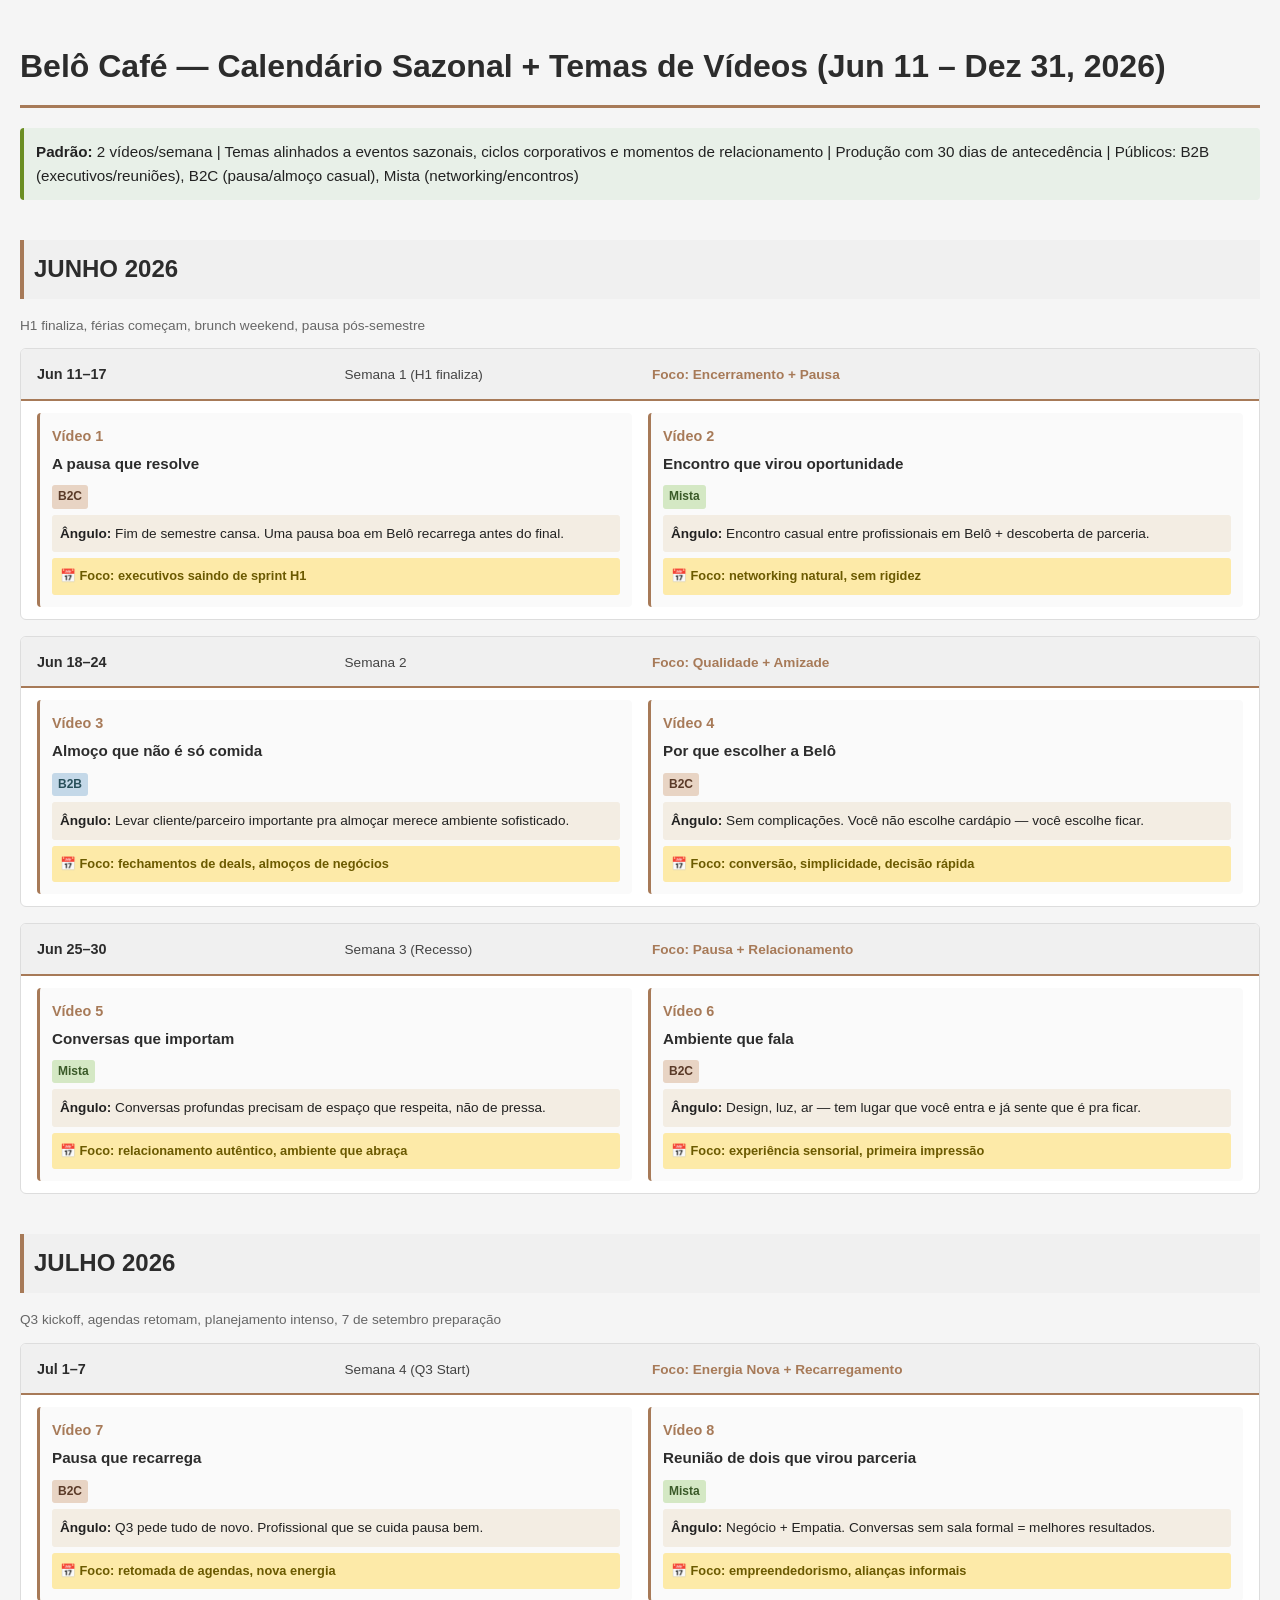
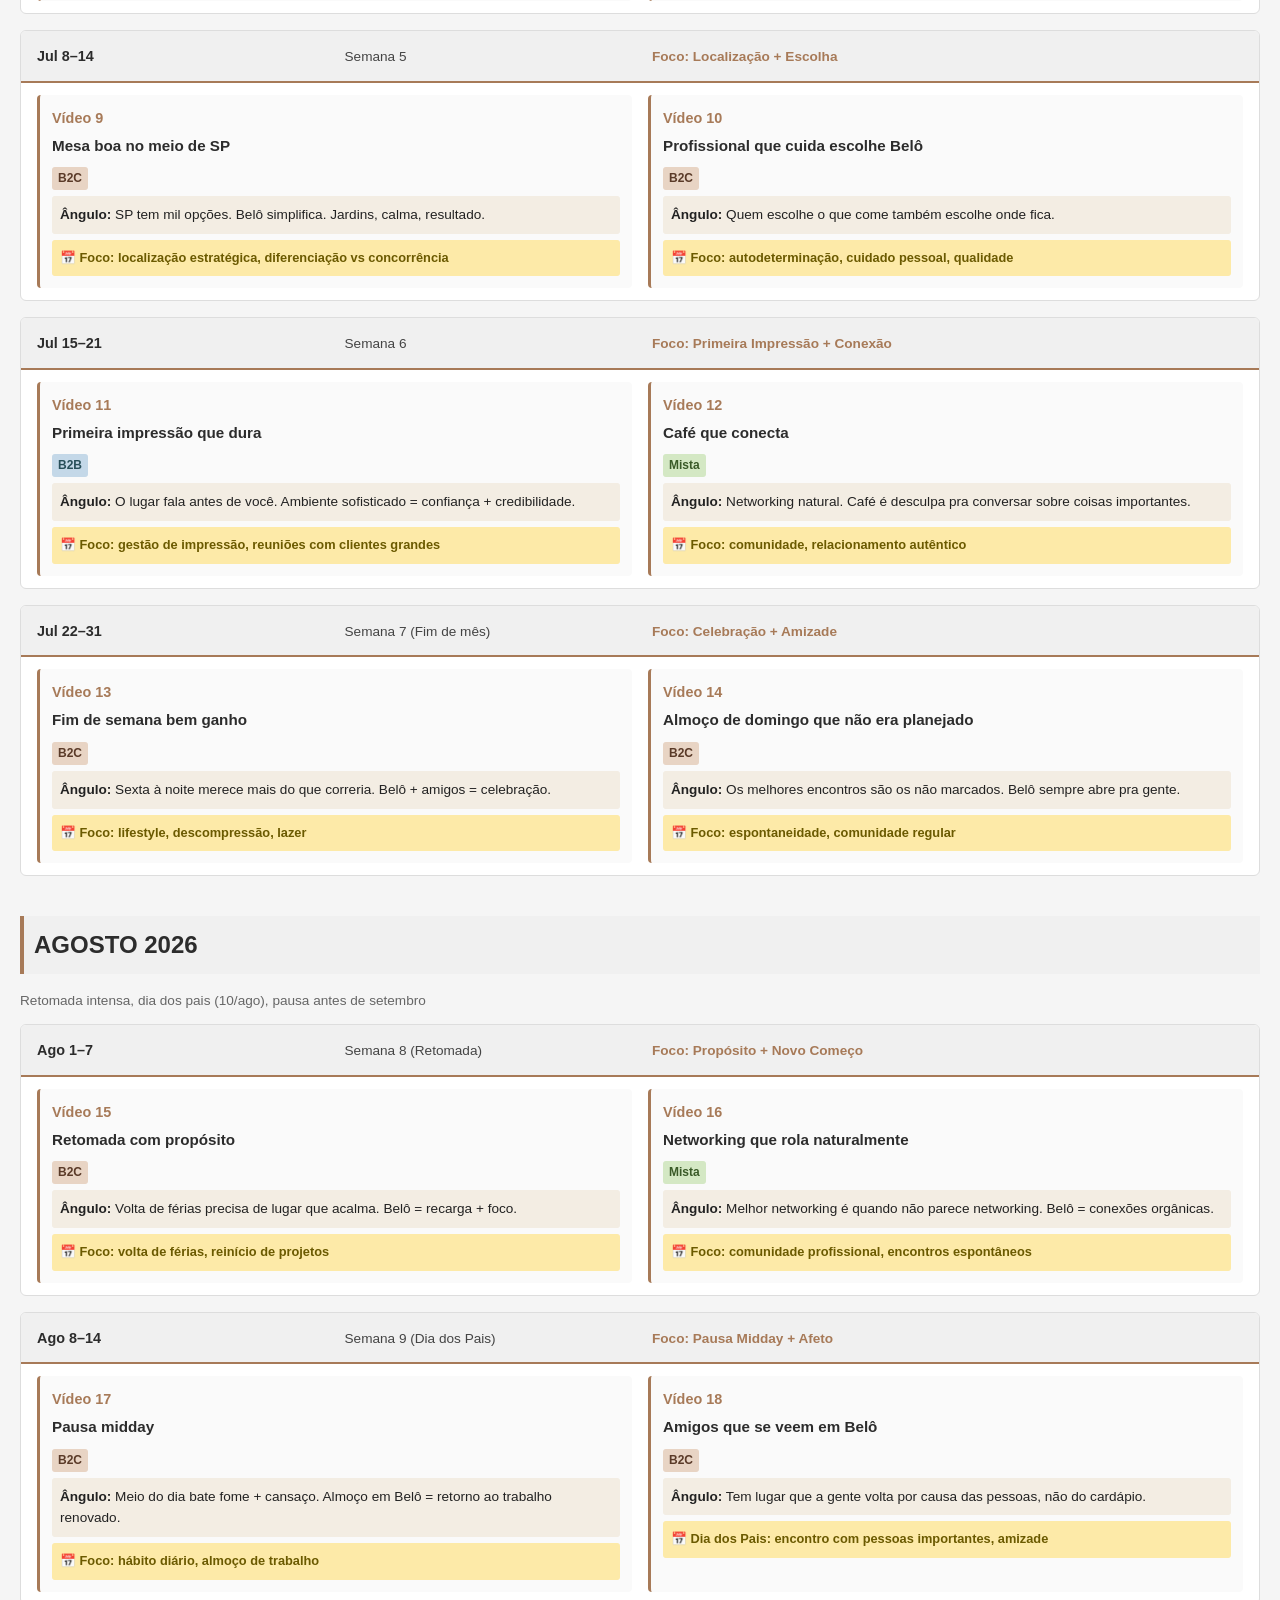
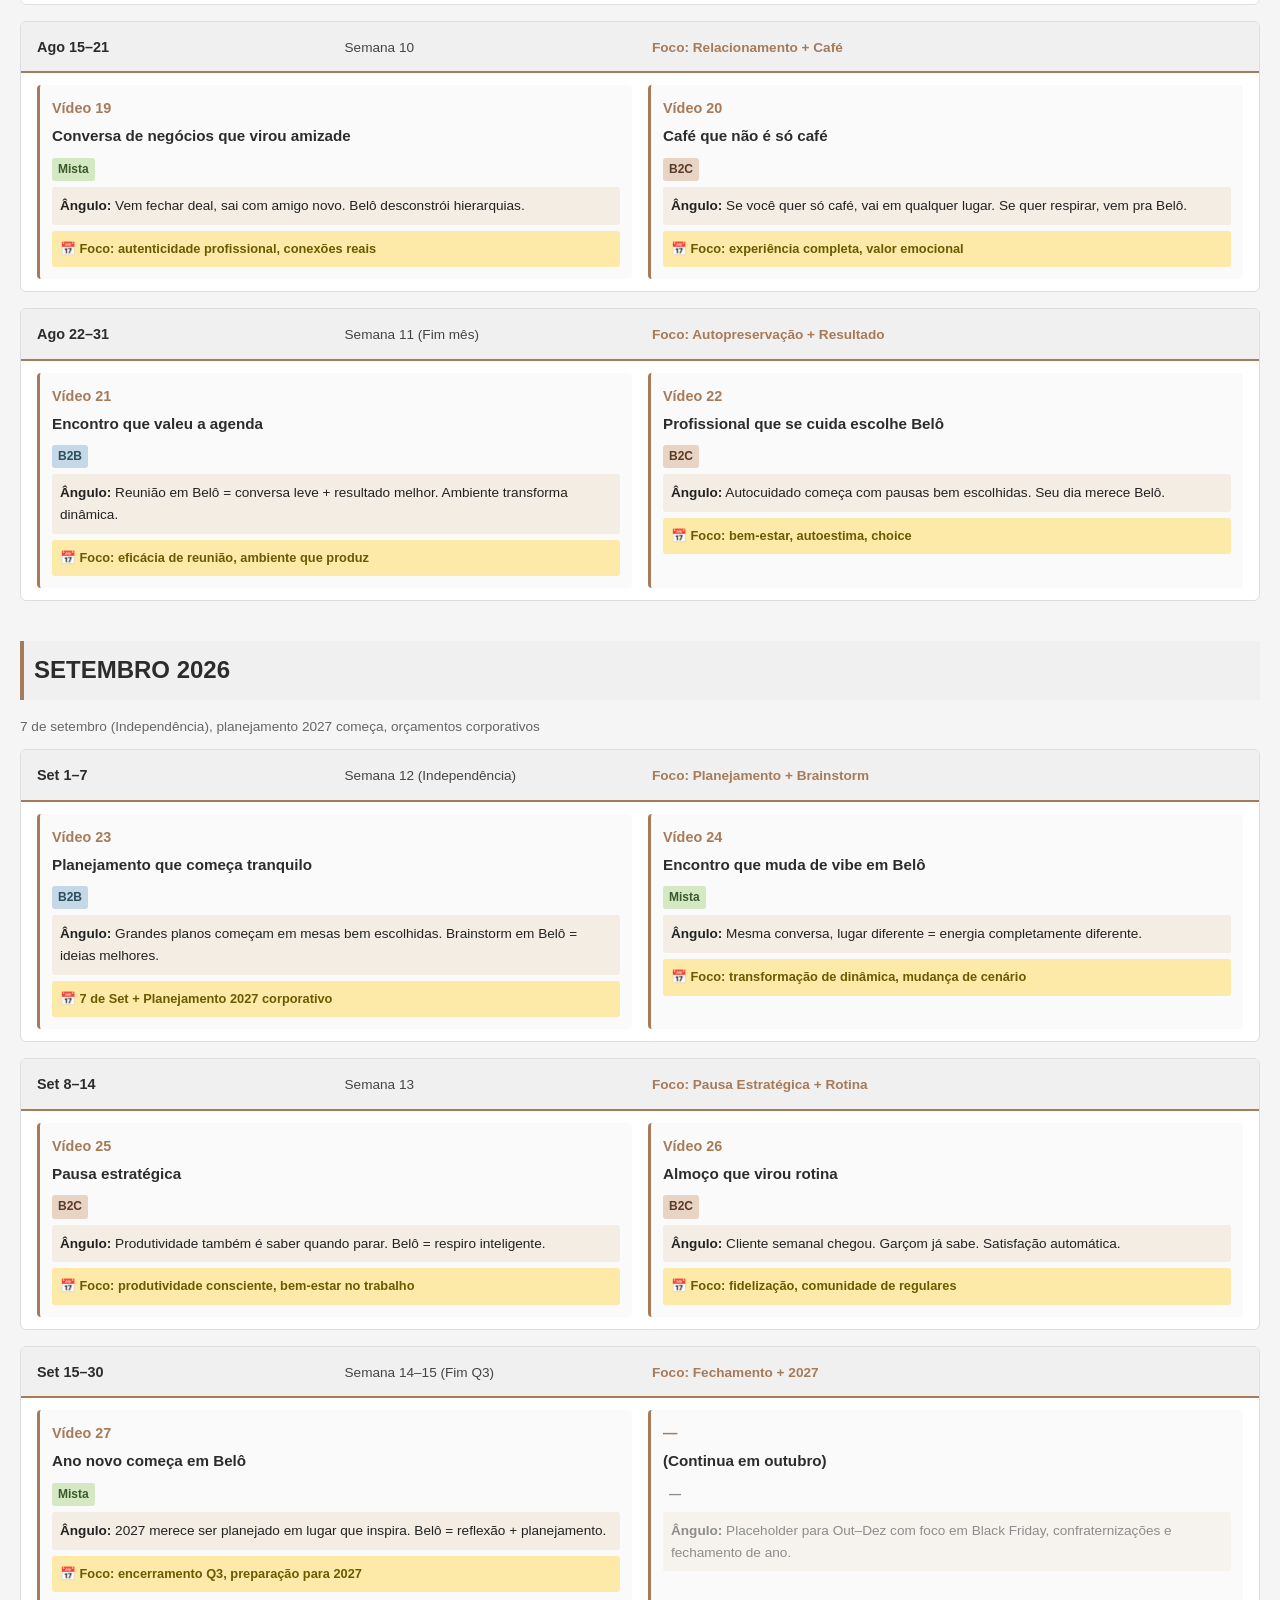
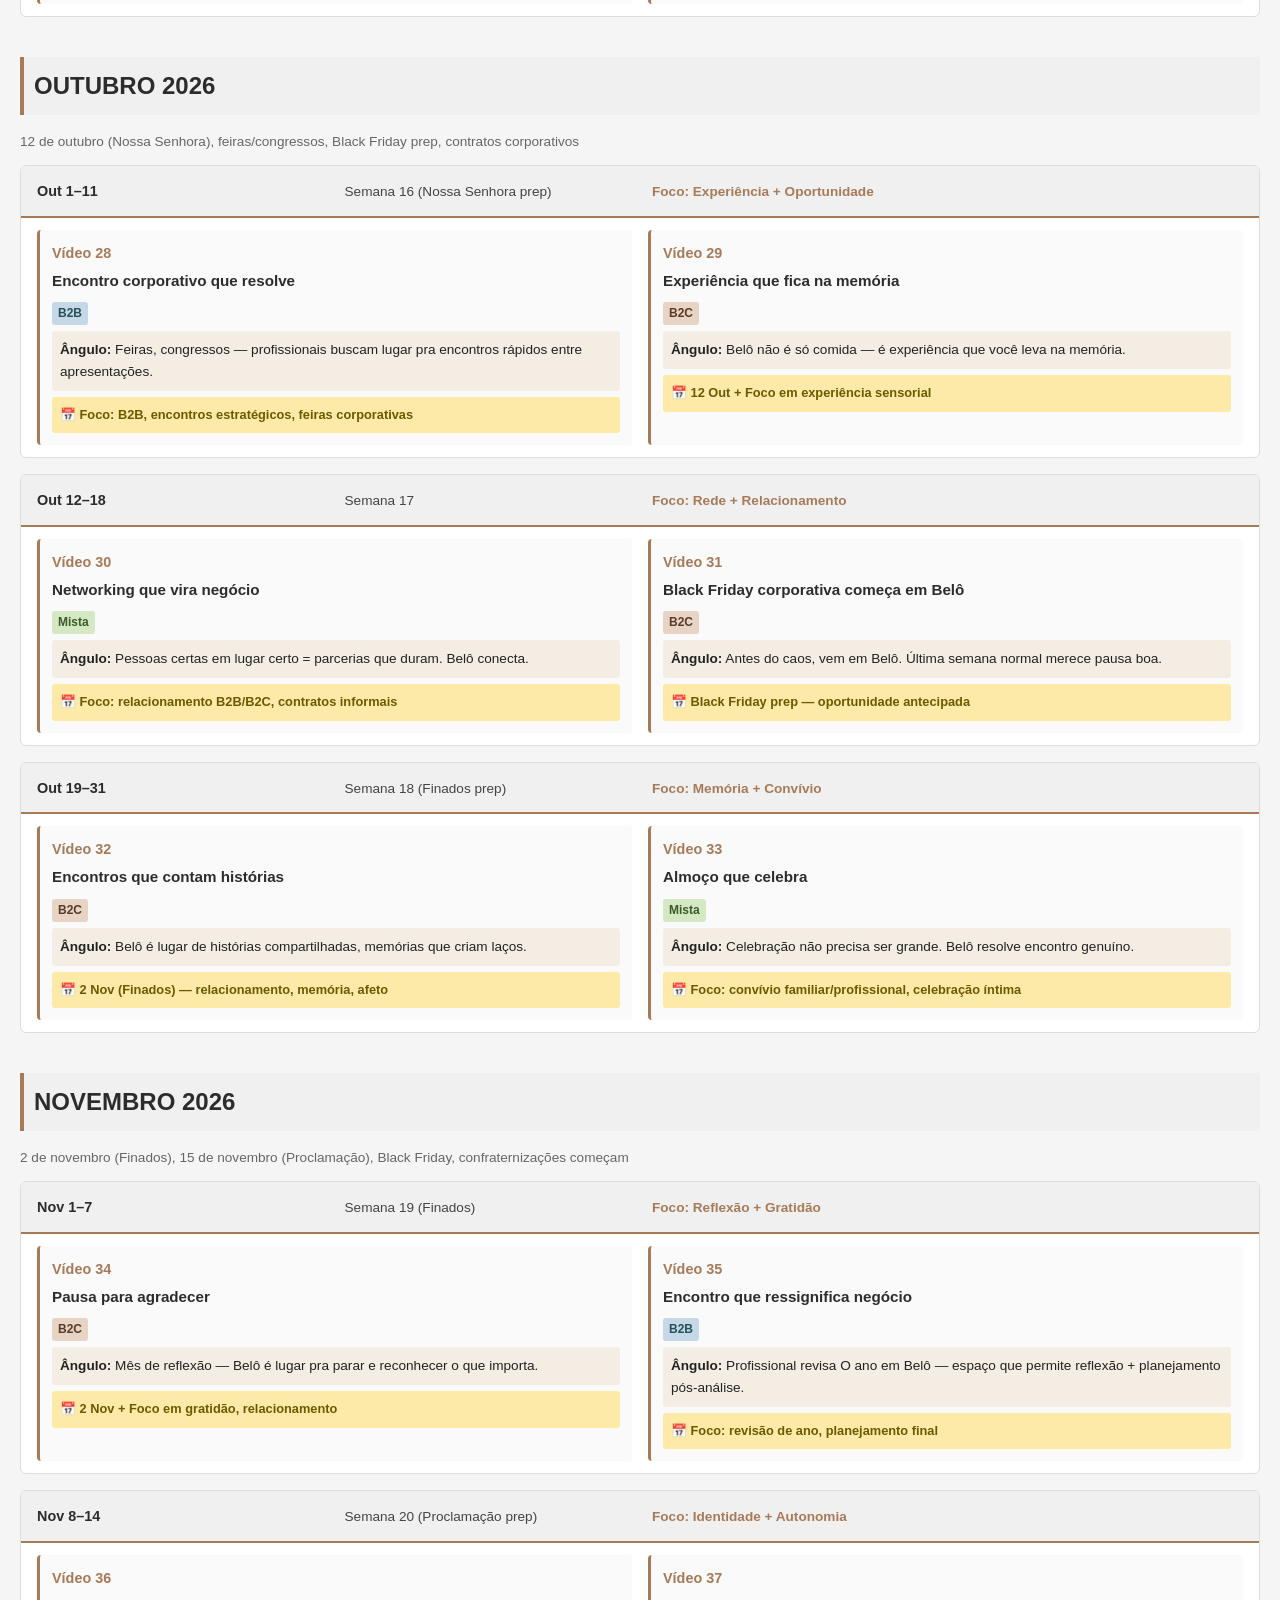
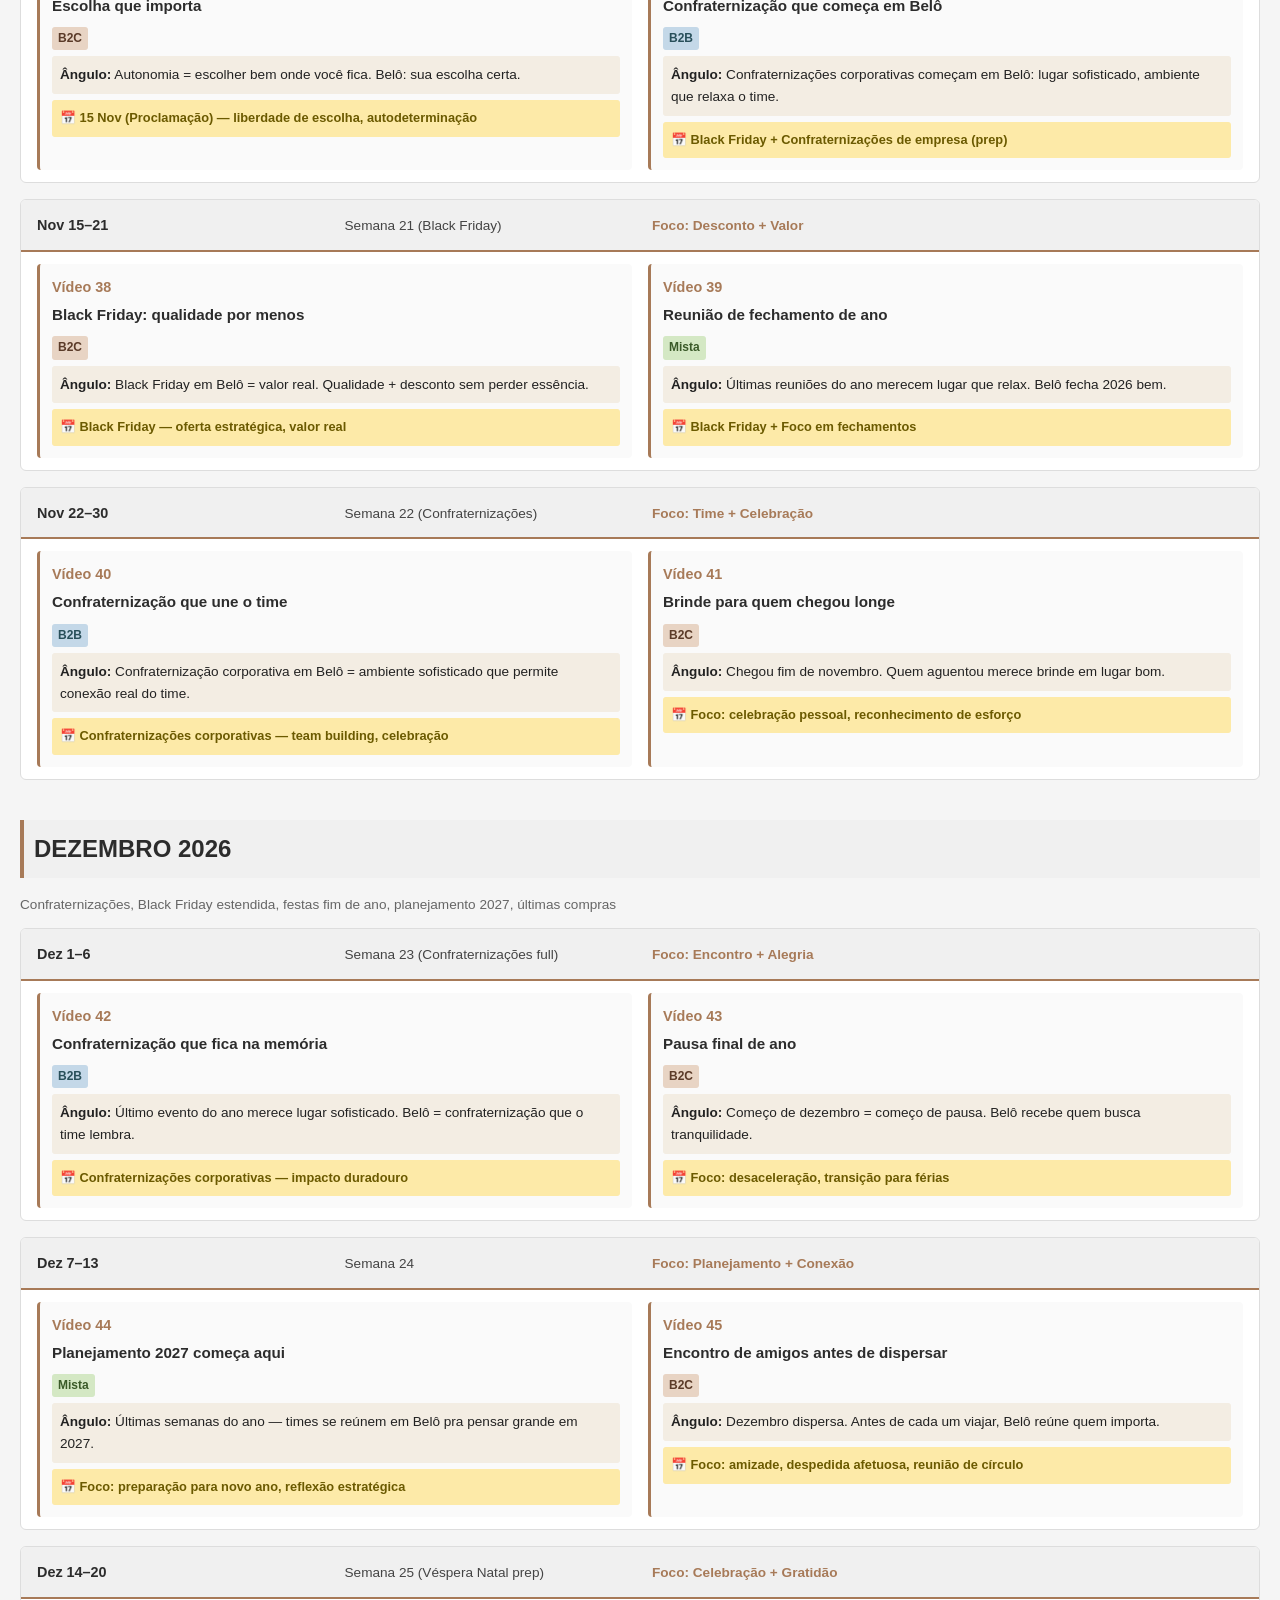
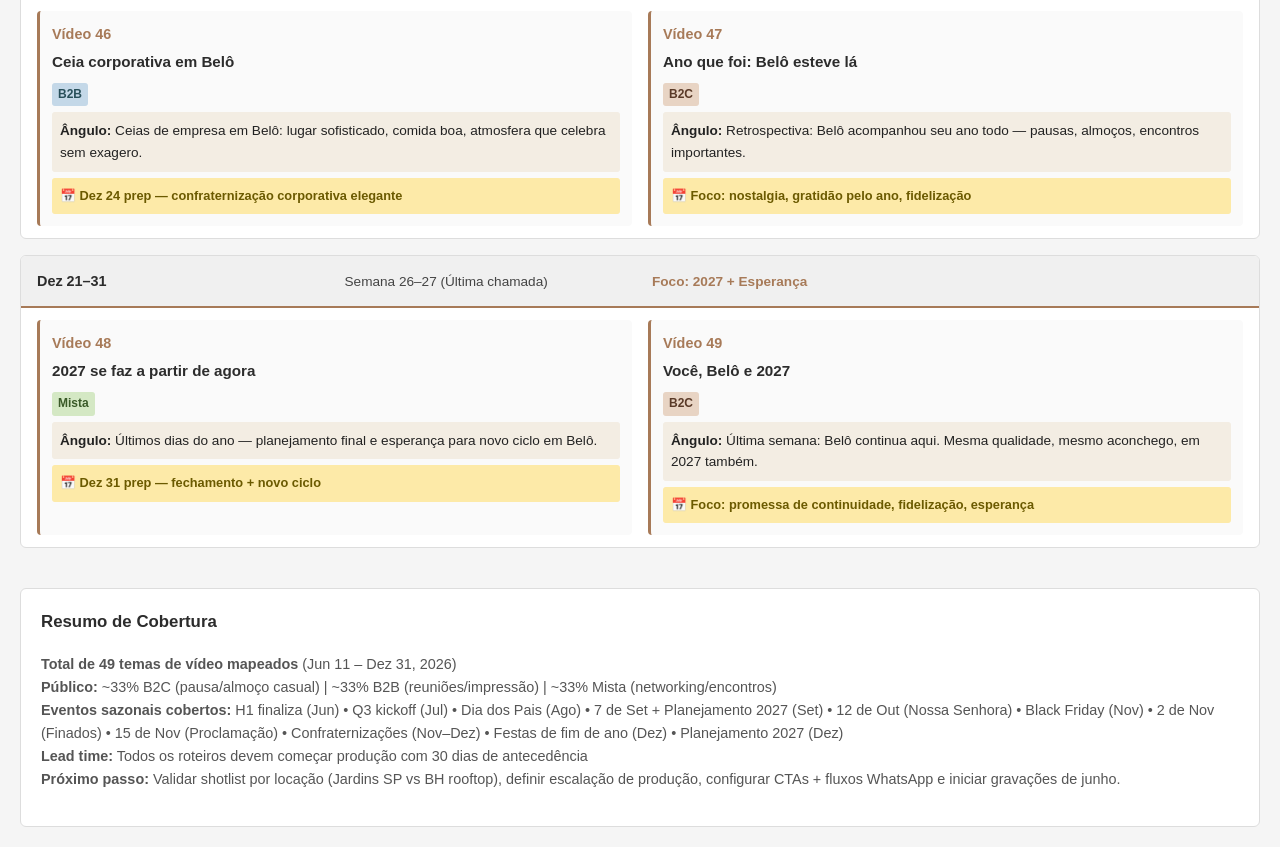
<file: _deploy-belo-cafe-calendario/index.html>
<!DOCTYPE html>
<html lang="pt-BR">
<head>
  <meta charset="UTF-8">
  <meta name="viewport" content="width=device-width, initial-scale=1.0">
  <title>Belô Café — Calendário Sazonal + Temas de Vídeos (Jun–Dez 2026)</title>
  <style>
    * { box-sizing: border-box; }
    body { font-family: Segoe UI, sans-serif; line-height: 1.6; padding: 20px; background: #f5f5f5; color: #222; max-width: 1400px; margin: 0 auto; }
    h1 { color: #2c2c2c; border-bottom: 3px solid #a77a58; padding-bottom: 12px; margin-bottom: 20px; }
    .info-box { background: #e8f0e8; border-left: 4px solid #6b8e23; padding: 12px; margin-bottom: 20px; border-radius: 4px; font-size: 0.95rem; }
    .semana { background: white; border: 1px solid #ddd; border-radius: 6px; margin-bottom: 16px; overflow: hidden; }
    .semana__header { background: #f0f0f0; padding: 12px 16px; border-bottom: 2px solid #a77a58; display: grid; grid-template-columns: 1fr 1fr 2fr; gap: 12px; }
    .semana__header-label { font-weight: 700; color: #2c2c2c; font-size: 0.9rem; }
    .semana__header-value { color: #444; font-size: 0.85rem; }
    .semana__content { padding: 12px 16px; display: grid; grid-template-columns: 1fr 1fr; gap: 16px; }
    .tema { background: #fafafa; padding: 12px; border-radius: 4px; border-left: 3px solid #a77a58; }
    .tema__order { font-weight: 700; color: #a77a58; font-size: 0.9rem; margin-bottom: 4px; }
    .tema__title { font-weight: 700; color: #2c2c2c; margin-bottom: 6px; font-size: 0.95rem; }
    .tema__angle { background: #f3ede3; padding: 8px; border-radius: 3px; margin-bottom: 6px; font-size: 0.85rem; }
    .tema__public { display: inline-block; padding: 2px 6px; border-radius: 3px; font-size: 0.75rem; font-weight: 600; margin-bottom: 6px; }
    .public-b2c { background: #e8d4c4; color: #5a3a28; }
    .public-b2b { background: #c4d8e8; color: #284f5a; }
    .public-mista { background: #d4e8c4; color: #3a5a28; }
    .sazonal { background: #fdeaa8; padding: 8px; border-radius: 3px; font-size: 0.8rem; font-weight: 600; color: #6b5a00; margin-top: 6px; }
    h2 { color: #2c2c2c; margin-top: 40px; margin-bottom: 16px; padding: 10px; background: #f0f0f0; border-left: 4px solid #a77a58; }
    .mes__legenda { font-size: 0.85rem; color: #666; margin-bottom: 12px; }
    .footer { margin-top: 40px; padding: 20px; background: white; border-radius: 6px; border: 1px solid #ddd; font-size: 0.9rem; color: #555; }
  </style>
</head>
<body>

  <h1>Belô Café — Calendário Sazonal + Temas de Vídeos (Jun 11 – Dez 31, 2026)</h1>
  
  <div class="info-box">
    <strong>Padrão:</strong> 2 vídeos/semana | Temas alinhados a eventos sazonais, ciclos corporativos e momentos de relacionamento | Produção com 30 dias de antecedência | Públicos: B2B (executivos/reuniões), B2C (pausa/almoço casual), Mista (networking/encontros)
  </div>

  <!-- JUNHO -->
  <h2>JUNHO 2026</h2>
  <div class="mes__legenda">H1 finaliza, férias começam, brunch weekend, pausa pós-semestre</div>

  <div class="semana">
    <div class="semana__header">
      <div><span class="semana__header-label">Jun 11–17</span></div>
      <div><span class="semana__header-value">Semana 1 (H1 finaliza)</span></div>
      <div><span class="semana__header-value" style="color: #a77a58; font-weight: 600;">Foco: Encerramento + Pausa</span></div>
    </div>
    <div class="semana__content">
      <div class="tema">
        <div class="tema__order">Vídeo 1</div>
        <div class="tema__title">A pausa que resolve</div>
        <div class="tema__public public-b2c">B2C</div>
        <div class="tema__angle"><strong>Ângulo:</strong> Fim de semestre cansa. Uma pausa boa em Belô recarrega antes do final.</div>
        <div class="sazonal">📅 Foco: executivos saindo de sprint H1</div>
      </div>
      <div class="tema">
        <div class="tema__order">Vídeo 2</div>
        <div class="tema__title">Encontro que virou oportunidade</div>
        <div class="tema__public public-mista">Mista</div>
        <div class="tema__angle"><strong>Ângulo:</strong> Encontro casual entre profissionais em Belô + descoberta de parceria.</div>
        <div class="sazonal">📅 Foco: networking natural, sem rigidez</div>
      </div>
    </div>
  </div>

  <div class="semana">
    <div class="semana__header">
      <div><span class="semana__header-label">Jun 18–24</span></div>
      <div><span class="semana__header-value">Semana 2</span></div>
      <div><span class="semana__header-value" style="color: #a77a58; font-weight: 600;">Foco: Qualidade + Amizade</span></div>
    </div>
    <div class="semana__content">
      <div class="tema">
        <div class="tema__order">Vídeo 3</div>
        <div class="tema__title">Almoço que não é só comida</div>
        <div class="tema__public public-b2b">B2B</div>
        <div class="tema__angle"><strong>Ângulo:</strong> Levar cliente/parceiro importante pra almoçar merece ambiente sofisticado.</div>
        <div class="sazonal">📅 Foco: fechamentos de deals, almoços de negócios</div>
      </div>
      <div class="tema">
        <div class="tema__order">Vídeo 4</div>
        <div class="tema__title">Por que escolher a Belô</div>
        <div class="tema__public public-b2c">B2C</div>
        <div class="tema__angle"><strong>Ângulo:</strong> Sem complicações. Você não escolhe cardápio — você escolhe ficar.</div>
        <div class="sazonal">📅 Foco: conversão, simplicidade, decisão rápida</div>
      </div>
    </div>
  </div>

  <div class="semana">
    <div class="semana__header">
      <div><span class="semana__header-label">Jun 25–30</span></div>
      <div><span class="semana__header-value">Semana 3 (Recesso)</span></div>
      <div><span class="semana__header-value" style="color: #a77a58; font-weight: 600;">Foco: Pausa + Relacionamento</span></div>
    </div>
    <div class="semana__content">
      <div class="tema">
        <div class="tema__order">Vídeo 5</div>
        <div class="tema__title">Conversas que importam</div>
        <div class="tema__public public-mista">Mista</div>
        <div class="tema__angle"><strong>Ângulo:</strong> Conversas profundas precisam de espaço que respeita, não de pressa.</div>
        <div class="sazonal">📅 Foco: relacionamento autêntico, ambiente que abraça</div>
      </div>
      <div class="tema">
        <div class="tema__order">Vídeo 6</div>
        <div class="tema__title">Ambiente que fala</div>
        <div class="tema__public public-b2c">B2C</div>
        <div class="tema__angle"><strong>Ângulo:</strong> Design, luz, ar — tem lugar que você entra e já sente que é pra ficar.</div>
        <div class="sazonal">📅 Foco: experiência sensorial, primeira impressão</div>
      </div>
    </div>
  </div>

  <!-- JULHO -->
  <h2>JULHO 2026</h2>
  <div class="mes__legenda">Q3 kickoff, agendas retomam, planejamento intenso, 7 de setembro preparação</div>

  <div class="semana">
    <div class="semana__header">
      <div><span class="semana__header-label">Jul 1–7</span></div>
      <div><span class="semana__header-value">Semana 4 (Q3 Start)</span></div>
      <div><span class="semana__header-value" style="color: #a77a58; font-weight: 600;">Foco: Energia Nova + Recarregamento</span></div>
    </div>
    <div class="semana__content">
      <div class="tema">
        <div class="tema__order">Vídeo 7</div>
        <div class="tema__title">Pausa que recarrega</div>
        <div class="tema__public public-b2c">B2C</div>
        <div class="tema__angle"><strong>Ângulo:</strong> Q3 pede tudo de novo. Profissional que se cuida pausa bem.</div>
        <div class="sazonal">📅 Foco: retomada de agendas, nova energia</div>
      </div>
      <div class="tema">
        <div class="tema__order">Vídeo 8</div>
        <div class="tema__title">Reunião de dois que virou parceria</div>
        <div class="tema__public public-mista">Mista</div>
        <div class="tema__angle"><strong>Ângulo:</strong> Negócio + Empatia. Conversas sem sala formal = melhores resultados.</div>
        <div class="sazonal">📅 Foco: empreendedorismo, alianças informais</div>
      </div>
    </div>
  </div>

  <div class="semana">
    <div class="semana__header">
      <div><span class="semana__header-label">Jul 8–14</span></div>
      <div><span class="semana__header-value">Semana 5</span></div>
      <div><span class="semana__header-value" style="color: #a77a58; font-weight: 600;">Foco: Localização + Escolha</span></div>
    </div>
    <div class="semana__content">
      <div class="tema">
        <div class="tema__order">Vídeo 9</div>
        <div class="tema__title">Mesa boa no meio de SP</div>
        <div class="tema__public public-b2c">B2C</div>
        <div class="tema__angle"><strong>Ângulo:</strong> SP tem mil opções. Belô simplifica. Jardins, calma, resultado.</div>
        <div class="sazonal">📅 Foco: localização estratégica, diferenciação vs concorrência</div>
      </div>
      <div class="tema">
        <div class="tema__order">Vídeo 10</div>
        <div class="tema__title">Profissional que cuida escolhe Belô</div>
        <div class="tema__public public-b2c">B2C</div>
        <div class="tema__angle"><strong>Ângulo:</strong> Quem escolhe o que come também escolhe onde fica.</div>
        <div class="sazonal">📅 Foco: autodeterminação, cuidado pessoal, qualidade</div>
      </div>
    </div>
  </div>

  <div class="semana">
    <div class="semana__header">
      <div><span class="semana__header-label">Jul 15–21</span></div>
      <div><span class="semana__header-value">Semana 6</span></div>
      <div><span class="semana__header-value" style="color: #a77a58; font-weight: 600;">Foco: Primeira Impressão + Conexão</span></div>
    </div>
    <div class="semana__content">
      <div class="tema">
        <div class="tema__order">Vídeo 11</div>
        <div class="tema__title">Primeira impressão que dura</div>
        <div class="tema__public public-b2b">B2B</div>
        <div class="tema__angle"><strong>Ângulo:</strong> O lugar fala antes de você. Ambiente sofisticado = confiança + credibilidade.</div>
        <div class="sazonal">📅 Foco: gestão de impressão, reuniões com clientes grandes</div>
      </div>
      <div class="tema">
        <div class="tema__order">Vídeo 12</div>
        <div class="tema__title">Café que conecta</div>
        <div class="tema__public public-mista">Mista</div>
        <div class="tema__angle"><strong>Ângulo:</strong> Networking natural. Café é desculpa pra conversar sobre coisas importantes.</div>
        <div class="sazonal">📅 Foco: comunidade, relacionamento autêntico</div>
      </div>
    </div>
  </div>

  <div class="semana">
    <div class="semana__header">
      <div><span class="semana__header-label">Jul 22–31</span></div>
      <div><span class="semana__header-value">Semana 7 (Fim de mês)</span></div>
      <div><span class="semana__header-value" style="color: #a77a58; font-weight: 600;">Foco: Celebração + Amizade</span></div>
    </div>
    <div class="semana__content">
      <div class="tema">
        <div class="tema__order">Vídeo 13</div>
        <div class="tema__title">Fim de semana bem ganho</div>
        <div class="tema__public public-b2c">B2C</div>
        <div class="tema__angle"><strong>Ângulo:</strong> Sexta à noite merece mais do que correria. Belô + amigos = celebração.</div>
        <div class="sazonal">📅 Foco: lifestyle, descompressão, lazer</div>
      </div>
      <div class="tema">
        <div class="tema__order">Vídeo 14</div>
        <div class="tema__title">Almoço de domingo que não era planejado</div>
        <div class="tema__public public-b2c">B2C</div>
        <div class="tema__angle"><strong>Ângulo:</strong> Os melhores encontros são os não marcados. Belô sempre abre pra gente.</div>
        <div class="sazonal">📅 Foco: espontaneidade, comunidade regular</div>
      </div>
    </div>
  </div>

  <!-- AGOSTO -->
  <h2>AGOSTO 2026</h2>
  <div class="mes__legenda">Retomada intensa, dia dos pais (10/ago), pausa antes de setembro</div>

  <div class="semana">
    <div class="semana__header">
      <div><span class="semana__header-label">Ago 1–7</span></div>
      <div><span class="semana__header-value">Semana 8 (Retomada)</span></div>
      <div><span class="semana__header-value" style="color: #a77a58; font-weight: 600;">Foco: Propósito + Novo Começo</span></div>
    </div>
    <div class="semana__content">
      <div class="tema">
        <div class="tema__order">Vídeo 15</div>
        <div class="tema__title">Retomada com propósito</div>
        <div class="tema__public public-b2c">B2C</div>
        <div class="tema__angle"><strong>Ângulo:</strong> Volta de férias precisa de lugar que acalma. Belô = recarga + foco.</div>
        <div class="sazonal">📅 Foco: volta de férias, reinício de projetos</div>
      </div>
      <div class="tema">
        <div class="tema__order">Vídeo 16</div>
        <div class="tema__title">Networking que rola naturalmente</div>
        <div class="tema__public public-mista">Mista</div>
        <div class="tema__angle"><strong>Ângulo:</strong> Melhor networking é quando não parece networking. Belô = conexões orgânicas.</div>
        <div class="sazonal">📅 Foco: comunidade profissional, encontros espontâneos</div>
      </div>
    </div>
  </div>

  <div class="semana">
    <div class="semana__header">
      <div><span class="semana__header-label">Ago 8–14</span></div>
      <div><span class="semana__header-value">Semana 9 (Dia dos Pais)</span></div>
      <div><span class="semana__header-value" style="color: #a77a58; font-weight: 600;">Foco: Pausa Midday + Afeto</span></div>
    </div>
    <div class="semana__content">
      <div class="tema">
        <div class="tema__order">Vídeo 17</div>
        <div class="tema__title">Pausa midday</div>
        <div class="tema__public public-b2c">B2C</div>
        <div class="tema__angle"><strong>Ângulo:</strong> Meio do dia bate fome + cansaço. Almoço em Belô = retorno ao trabalho renovado.</div>
        <div class="sazonal">📅 Foco: hábito diário, almoço de trabalho</div>
      </div>
      <div class="tema">
        <div class="tema__order">Vídeo 18</div>
        <div class="tema__title">Amigos que se veem em Belô</div>
        <div class="tema__public public-b2c">B2C</div>
        <div class="tema__angle"><strong>Ângulo:</strong> Tem lugar que a gente volta por causa das pessoas, não do cardápio.</div>
        <div class="sazonal">📅 Dia dos Pais: encontro com pessoas importantes, amizade</div>
      </div>
    </div>
  </div>

  <div class="semana">
    <div class="semana__header">
      <div><span class="semana__header-label">Ago 15–21</span></div>
      <div><span class="semana__header-value">Semana 10</span></div>
      <div><span class="semana__header-value" style="color: #a77a58; font-weight: 600;">Foco: Relacionamento + Café</span></div>
    </div>
    <div class="semana__content">
      <div class="tema">
        <div class="tema__order">Vídeo 19</div>
        <div class="tema__title">Conversa de negócios que virou amizade</div>
        <div class="tema__public public-mista">Mista</div>
        <div class="tema__angle"><strong>Ângulo:</strong> Vem fechar deal, sai com amigo novo. Belô desconstrói hierarquias.</div>
        <div class="sazonal">📅 Foco: autenticidade profissional, conexões reais</div>
      </div>
      <div class="tema">
        <div class="tema__order">Vídeo 20</div>
        <div class="tema__title">Café que não é só café</div>
        <div class="tema__public public-b2c">B2C</div>
        <div class="tema__angle"><strong>Ângulo:</strong> Se você quer só café, vai em qualquer lugar. Se quer respirar, vem pra Belô.</div>
        <div class="sazonal">📅 Foco: experiência completa, valor emocional</div>
      </div>
    </div>
  </div>

  <div class="semana">
    <div class="semana__header">
      <div><span class="semana__header-label">Ago 22–31</span></div>
      <div><span class="semana__header-value">Semana 11 (Fim mês)</span></div>
      <div><span class="semana__header-value" style="color: #a77a58; font-weight: 600;">Foco: Autopreservação + Resultado</span></div>
    </div>
    <div class="semana__content">
      <div class="tema">
        <div class="tema__order">Vídeo 21</div>
        <div class="tema__title">Encontro que valeu a agenda</div>
        <div class="tema__public public-b2b">B2B</div>
        <div class="tema__angle"><strong>Ângulo:</strong> Reunião em Belô = conversa leve + resultado melhor. Ambiente transforma dinâmica.</div>
        <div class="sazonal">📅 Foco: eficácia de reunião, ambiente que produz</div>
      </div>
      <div class="tema">
        <div class="tema__order">Vídeo 22</div>
        <div class="tema__title">Profissional que se cuida escolhe Belô</div>
        <div class="tema__public public-b2c">B2C</div>
        <div class="tema__angle"><strong>Ângulo:</strong> Autocuidado começa com pausas bem escolhidas. Seu dia merece Belô.</div>
        <div class="sazonal">📅 Foco: bem-estar, autoestima, choice</div>
      </div>
    </div>
  </div>

  <!-- SETEMBRO -->
  <h2>SETEMBRO 2026</h2>
  <div class="mes__legenda">7 de setembro (Independência), planejamento 2027 começa, orçamentos corporativos</div>

  <div class="semana">
    <div class="semana__header">
      <div><span class="semana__header-label">Set 1–7</span></div>
      <div><span class="semana__header-value">Semana 12 (Independência)</span></div>
      <div><span class="semana__header-value" style="color: #a77a58; font-weight: 600;">Foco: Planejamento + Brainstorm</span></div>
    </div>
    <div class="semana__content">
      <div class="tema">
        <div class="tema__order">Vídeo 23</div>
        <div class="tema__title">Planejamento que começa tranquilo</div>
        <div class="tema__public public-b2b">B2B</div>
        <div class="tema__angle"><strong>Ângulo:</strong> Grandes planos começam em mesas bem escolhidas. Brainstorm em Belô = ideias melhores.</div>
        <div class="sazonal">📅 7 de Set + Planejamento 2027 corporativo</div>
      </div>
      <div class="tema">
        <div class="tema__order">Vídeo 24</div>
        <div class="tema__title">Encontro que muda de vibe em Belô</div>
        <div class="tema__public public-mista">Mista</div>
        <div class="tema__angle"><strong>Ângulo:</strong> Mesma conversa, lugar diferente = energia completamente diferente.</div>
        <div class="sazonal">📅 Foco: transformação de dinâmica, mudança de cenário</div>
      </div>
    </div>
  </div>

  <div class="semana">
    <div class="semana__header">
      <div><span class="semana__header-label">Set 8–14</span></div>
      <div><span class="semana__header-value">Semana 13</span></div>
      <div><span class="semana__header-value" style="color: #a77a58; font-weight: 600;">Foco: Pausa Estratégica + Rotina</span></div>
    </div>
    <div class="semana__content">
      <div class="tema">
        <div class="tema__order">Vídeo 25</div>
        <div class="tema__title">Pausa estratégica</div>
        <div class="tema__public public-b2c">B2C</div>
        <div class="tema__angle"><strong>Ângulo:</strong> Produtividade também é saber quando parar. Belô = respiro inteligente.</div>
        <div class="sazonal">📅 Foco: produtividade consciente, bem-estar no trabalho</div>
      </div>
      <div class="tema">
        <div class="tema__order">Vídeo 26</div>
        <div class="tema__title">Almoço que virou rotina</div>
        <div class="tema__public public-b2c">B2C</div>
        <div class="tema__angle"><strong>Ângulo:</strong> Cliente semanal chegou. Garçom já sabe. Satisfação automática.</div>
        <div class="sazonal">📅 Foco: fidelização, comunidade de regulares</div>
      </div>
    </div>
  </div>

  <div class="semana">
    <div class="semana__header">
      <div><span class="semana__header-label">Set 15–30</span></div>
      <div><span class="semana__header-value">Semana 14–15 (Fim Q3)</span></div>
      <div><span class="semana__header-value" style="color: #a77a58; font-weight: 600;">Foco: Fechamento + 2027</span></div>
    </div>
    <div class="semana__content">
      <div class="tema">
        <div class="tema__order">Vídeo 27</div>
        <div class="tema__title">Ano novo começa em Belô</div>
        <div class="tema__public public-mista">Mista</div>
        <div class="tema__angle"><strong>Ângulo:</strong> 2027 merece ser planejado em lugar que inspira. Belô = reflexão + planejamento.</div>
        <div class="sazonal">📅 Foco: encerramento Q3, preparação para 2027</div>
      </div>
      <div class="tema">
        <div class="tema__order">—</div>
        <div class="tema__title">(Continua em outubro)</div>
        <div class="tema__public" style="opacity: 0.5;">—</div>
        <div class="tema__angle" style="opacity: 0.5;"><strong>Ângulo:</strong> Placeholder para Out–Dez com foco em Black Friday, confraternizações e fechamento de ano.</div>
      </div>
    </div>
  </div>

  <!-- OUTUBRO -->
  <h2>OUTUBRO 2026</h2>
  <div class="mes__legenda">12 de outubro (Nossa Senhora), feiras/congressos, Black Friday prep, contratos corporativos</div>

  <div class="semana">
    <div class="semana__header">
      <div><span class="semana__header-label">Out 1–11</span></div>
      <div><span class="semana__header-value">Semana 16 (Nossa Senhora prep)</span></div>
      <div><span class="semana__header-value" style="color: #a77a58; font-weight: 600;">Foco: Experiência + Oportunidade</span></div>
    </div>
    <div class="semana__content">
      <div class="tema">
        <div class="tema__order">Vídeo 28</div>
        <div class="tema__title">Encontro corporativo que resolve</div>
        <div class="tema__public public-b2b">B2B</div>
        <div class="tema__angle"><strong>Ângulo:</strong> Feiras, congressos — profissionais buscam lugar pra encontros rápidos entre apresentações.</div>
        <div class="sazonal">📅 Foco: B2B, encontros estratégicos, feiras corporativas</div>
      </div>
      <div class="tema">
        <div class="tema__order">Vídeo 29</div>
        <div class="tema__title">Experiência que fica na memória</div>
        <div class="tema__public public-b2c">B2C</div>
        <div class="tema__angle"><strong>Ângulo:</strong> Belô não é só comida — é experiência que você leva na memória.</div>
        <div class="sazonal">📅 12 Out + Foco em experiência sensorial</div>
      </div>
    </div>
  </div>

  <div class="semana">
    <div class="semana__header">
      <div><span class="semana__header-label">Out 12–18</span></div>
      <div><span class="semana__header-value">Semana 17</span></div>
      <div><span class="semana__header-value" style="color: #a77a58; font-weight: 600;">Foco: Rede + Relacionamento</span></div>
    </div>
    <div class="semana__content">
      <div class="tema">
        <div class="tema__order">Vídeo 30</div>
        <div class="tema__title">Networking que vira negócio</div>
        <div class="tema__public public-mista">Mista</div>
        <div class="tema__angle"><strong>Ângulo:</strong> Pessoas certas em lugar certo = parcerias que duram. Belô conecta.</div>
        <div class="sazonal">📅 Foco: relacionamento B2B/B2C, contratos informais</div>
      </div>
      <div class="tema">
        <div class="tema__order">Vídeo 31</div>
        <div class="tema__title">Black Friday corporativa começa em Belô</div>
        <div class="tema__public public-b2c">B2C</div>
        <div class="tema__angle"><strong>Ângulo:</strong> Antes do caos, vem em Belô. Última semana normal merece pausa boa.</div>
        <div class="sazonal">📅 Black Friday prep — oportunidade antecipada</div>
      </div>
    </div>
  </div>

  <div class="semana">
    <div class="semana__header">
      <div><span class="semana__header-label">Out 19–31</span></div>
      <div><span class="semana__header-value">Semana 18 (Finados prep)</span></div>
      <div><span class="semana__header-value" style="color: #a77a58; font-weight: 600;">Foco: Memória + Convívio</span></div>
    </div>
    <div class="semana__content">
      <div class="tema">
        <div class="tema__order">Vídeo 32</div>
        <div class="tema__title">Encontros que contam histórias</div>
        <div class="tema__public public-b2c">B2C</div>
        <div class="tema__angle"><strong>Ângulo:</strong> Belô é lugar de histórias compartilhadas, memórias que criam laços.</div>
        <div class="sazonal">📅 2 Nov (Finados) — relacionamento, memória, afeto</div>
      </div>
      <div class="tema">
        <div class="tema__order">Vídeo 33</div>
        <div class="tema__title">Almoço que celebra</div>
        <div class="tema__public public-mista">Mista</div>
        <div class="tema__angle"><strong>Ângulo:</strong> Celebração não precisa ser grande. Belô resolve encontro genuíno.</div>
        <div class="sazonal">📅 Foco: convívio familiar/profissional, celebração íntima</div>
      </div>
    </div>
  </div>

  <!-- NOVEMBRO -->
  <h2>NOVEMBRO 2026</h2>
  <div class="mes__legenda">2 de novembro (Finados), 15 de novembro (Proclamação), Black Friday, confraternizações começam</div>

  <div class="semana">
    <div class="semana__header">
      <div><span class="semana__header-label">Nov 1–7</span></div>
      <div><span class="semana__header-value">Semana 19 (Finados)</span></div>
      <div><span class="semana__header-value" style="color: #a77a58; font-weight: 600;">Foco: Reflexão + Gratidão</span></div>
    </div>
    <div class="semana__content">
      <div class="tema">
        <div class="tema__order">Vídeo 34</div>
        <div class="tema__title">Pausa para agradecer</div>
        <div class="tema__public public-b2c">B2C</div>
        <div class="tema__angle"><strong>Ângulo:</strong> Mês de reflexão — Belô é lugar pra parar e reconhecer o que importa.</div>
        <div class="sazonal">📅 2 Nov + Foco em gratidão, relacionamento</div>
      </div>
      <div class="tema">
        <div class="tema__order">Vídeo 35</div>
        <div class="tema__title">Encontro que ressignifica negócio</div>
        <div class="tema__public public-b2b">B2B</div>
        <div class="tema__angle"><strong>Ângulo:</strong> Profissional revisa O ano em Belô — espaço que permite reflexão + planejamento pós-análise.</div>
        <div class="sazonal">📅 Foco: revisão de ano, planejamento final</div>
      </div>
    </div>
  </div>

  <div class="semana">
    <div class="semana__header">
      <div><span class="semana__header-label">Nov 8–14</span></div>
      <div><span class="semana__header-value">Semana 20 (Proclamação prep)</span></div>
      <div><span class="semana__header-value" style="color: #a77a58; font-weight: 600;">Foco: Identidade + Autonomia</span></div>
    </div>
    <div class="semana__content">
      <div class="tema">
        <div class="tema__order">Vídeo 36</div>
        <div class="tema__title">Escolha que importa</div>
        <div class="tema__public public-b2c">B2C</div>
        <div class="tema__angle"><strong>Ângulo:</strong> Autonomia = escolher bem onde você fica. Belô: sua escolha certa.</div>
        <div class="sazonal">📅 15 Nov (Proclamação) — liberdade de escolha, autodeterminação</div>
      </div>
      <div class="tema">
        <div class="tema__order">Vídeo 37</div>
        <div class="tema__title">Confraternização que começa em Belô</div>
        <div class="tema__public public-b2b">B2B</div>
        <div class="tema__angle"><strong>Ângulo:</strong> Confraternizações corporativas começam em Belô: lugar sofisticado, ambiente que relaxa o time.</div>
        <div class="sazonal">📅 Black Friday + Confraternizações de empresa (prep)</div>
      </div>
    </div>
  </div>

  <div class="semana">
    <div class="semana__header">
      <div><span class="semana__header-label">Nov 15–21</span></div>
      <div><span class="semana__header-value">Semana 21 (Black Friday)</span></div>
      <div><span class="semana__header-value" style="color: #a77a58; font-weight: 600;">Foco: Desconto + Valor</span></div>
    </div>
    <div class="semana__content">
      <div class="tema">
        <div class="tema__order">Vídeo 38</div>
        <div class="tema__title">Black Friday: qualidade por menos</div>
        <div class="tema__public public-b2c">B2C</div>
        <div class="tema__angle"><strong>Ângulo:</strong> Black Friday em Belô = valor real. Qualidade + desconto sem perder essência.</div>
        <div class="sazonal">📅 Black Friday — oferta estratégica, valor real</div>
      </div>
      <div class="tema">
        <div class="tema__order">Vídeo 39</div>
        <div class="tema__title">Reunião de fechamento de ano</div>
        <div class="tema__public public-mista">Mista</div>
        <div class="tema__angle"><strong>Ângulo:</strong> Últimas reuniões do ano merecem lugar que relax. Belô fecha 2026 bem.</div>
        <div class="sazonal">📅 Black Friday + Foco em fechamentos</div>
      </div>
    </div>
  </div>

  <div class="semana">
    <div class="semana__header">
      <div><span class="semana__header-label">Nov 22–30</span></div>
      <div><span class="semana__header-value">Semana 22 (Confraternizações)</span></div>
      <div><span class="semana__header-value" style="color: #a77a58; font-weight: 600;">Foco: Time + Celebração</span></div>
    </div>
    <div class="semana__content">
      <div class="tema">
        <div class="tema__order">Vídeo 40</div>
        <div class="tema__title">Confraternização que une o time</div>
        <div class="tema__public public-b2b">B2B</div>
        <div class="tema__angle"><strong>Ângulo:</strong> Confraternização corporativa em Belô = ambiente sofisticado que permite conexão real do time.</div>
        <div class="sazonal">📅 Confraternizações corporativas — team building, celebração</div>
      </div>
      <div class="tema">
        <div class="tema__order">Vídeo 41</div>
        <div class="tema__title">Brinde para quem chegou longe</div>
        <div class="tema__public public-b2c">B2C</div>
        <div class="tema__angle"><strong>Ângulo:</strong> Chegou fim de novembro. Quem aguentou merece brinde em lugar bom.</div>
        <div class="sazonal">📅 Foco: celebração pessoal, reconhecimento de esforço</div>
      </div>
    </div>
  </div>

  <!-- DEZEMBRO -->
  <h2>DEZEMBRO 2026</h2>
  <div class="mes__legenda">Confraternizações, Black Friday estendida, festas fim de ano, planejamento 2027, últimas compras</div>

  <div class="semana">
    <div class="semana__header">
      <div><span class="semana__header-label">Dez 1–6</span></div>
      <div><span class="semana__header-value">Semana 23 (Confraternizações full)</span></div>
      <div><span class="semana__header-value" style="color: #a77a58; font-weight: 600;">Foco: Encontro + Alegria</span></div>
    </div>
    <div class="semana__content">
      <div class="tema">
        <div class="tema__order">Vídeo 42</div>
        <div class="tema__title">Confraternização que fica na memória</div>
        <div class="tema__public public-b2b">B2B</div>
        <div class="tema__angle"><strong>Ângulo:</strong> Último evento do ano merece lugar sofisticado. Belô = confraternização que o time lembra.</div>
        <div class="sazonal">📅 Confraternizações corporativas — impacto duradouro</div>
      </div>
      <div class="tema">
        <div class="tema__order">Vídeo 43</div>
        <div class="tema__title">Pausa final de ano</div>
        <div class="tema__public public-b2c">B2C</div>
        <div class="tema__angle"><strong>Ângulo:</strong> Começo de dezembro = começo de pausa. Belô recebe quem busca tranquilidade.</div>
        <div class="sazonal">📅 Foco: desaceleração, transição para férias</div>
      </div>
    </div>
  </div>

  <div class="semana">
    <div class="semana__header">
      <div><span class="semana__header-label">Dez 7–13</span></div>
      <div><span class="semana__header-value">Semana 24</span></div>
      <div><span class="semana__header-value" style="color: #a77a58; font-weight: 600;">Foco: Planejamento + Conexão</span></div>
    </div>
    <div class="semana__content">
      <div class="tema">
        <div class="tema__order">Vídeo 44</div>
        <div class="tema__title">Planejamento 2027 começa aqui</div>
        <div class="tema__public public-mista">Mista</div>
        <div class="tema__angle"><strong>Ângulo:</strong> Últimas semanas do ano — times se reúnem em Belô pra pensar grande em 2027.</div>
        <div class="sazonal">📅 Foco: preparação para novo ano, reflexão estratégica</div>
      </div>
      <div class="tema">
        <div class="tema__order">Vídeo 45</div>
        <div class="tema__title">Encontro de amigos antes de dispersar</div>
        <div class="tema__public public-b2c">B2C</div>
        <div class="tema__angle"><strong>Ângulo:</strong> Dezembro dispersa. Antes de cada um viajar, Belô reúne quem importa.</div>
        <div class="sazonal">📅 Foco: amizade, despedida afetuosa, reunião de círculo</div>
      </div>
    </div>
  </div>

  <div class="semana">
    <div class="semana__header">
      <div><span class="semana__header-label">Dez 14–20</span></div>
      <div><span class="semana__header-value">Semana 25 (Véspera Natal prep)</span></div>
      <div><span class="semana__header-value" style="color: #a77a58; font-weight: 600;">Foco: Celebração + Gratidão</span></div>
    </div>
    <div class="semana__content">
      <div class="tema">
        <div class="tema__order">Vídeo 46</div>
        <div class="tema__title">Ceia corporativa em Belô</div>
        <div class="tema__public public-b2b">B2B</div>
        <div class="tema__angle"><strong>Ângulo:</strong> Ceias de empresa em Belô: lugar sofisticado, comida boa, atmosfera que celebra sem exagero.</div>
        <div class="sazonal">📅 Dez 24 prep — confraternização corporativa elegante</div>
      </div>
      <div class="tema">
        <div class="tema__order">Vídeo 47</div>
        <div class="tema__title">Ano que foi: Belô esteve lá</div>
        <div class="tema__public public-b2c">B2C</div>
        <div class="tema__angle"><strong>Ângulo:</strong> Retrospectiva: Belô acompanhou seu ano todo — pausas, almoços, encontros importantes.</div>
        <div class="sazonal">📅 Foco: nostalgia, gratidão pelo ano, fidelização</div>
      </div>
    </div>
  </div>

  <div class="semana">
    <div class="semana__header">
      <div><span class="semana__header-label">Dez 21–31</span></div>
      <div><span class="semana__header-value">Semana 26–27 (Última chamada)</span></div>
      <div><span class="semana__header-value" style="color: #a77a58; font-weight: 600;">Foco: 2027 + Esperança</span></div>
    </div>
    <div class="semana__content">
      <div class="tema">
        <div class="tema__order">Vídeo 48</div>
        <div class="tema__title">2027 se faz a partir de agora</div>
        <div class="tema__public public-mista">Mista</div>
        <div class="tema__angle"><strong>Ângulo:</strong> Últimos dias do ano — planejamento final e esperança para novo ciclo em Belô.</div>
        <div class="sazonal">📅 Dez 31 prep — fechamento + novo ciclo</div>
      </div>
      <div class="tema">
        <div class="tema__order">Vídeo 49</div>
        <div class="tema__title">Você, Belô e 2027</div>
        <div class="tema__public public-b2c">B2C</div>
        <div class="tema__angle"><strong>Ângulo:</strong> Última semana: Belô continua aqui. Mesma qualidade, mesmo aconchego, em 2027 também.</div>
        <div class="sazonal">📅 Foco: promessa de continuidade, fidelização, esperança</div>
      </div>
    </div>
  </div>

  <div class="footer">
    <h3 style="margin-top: 0; color: #2c2c2c;">Resumo de Cobertura</h3>
    <p>
      <strong>Total de 49 temas de vídeo mapeados</strong> (Jun 11 – Dez 31, 2026)<br>
      <strong>Público:</strong> ~33% B2C (pausa/almoço casual) | ~33% B2B (reuniões/impressão) | ~33% Mista (networking/encontros)<br>
      <strong>Eventos sazonais cobertos:</strong> H1 finaliza (Jun) • Q3 kickoff (Jul) • Dia dos Pais (Ago) • 7 de Set + Planejamento 2027 (Set) • 12 de Out (Nossa Senhora) • Black Friday (Nov) • 2 de Nov (Finados) • 15 de Nov (Proclamação) • Confraternizações (Nov–Dez) • Festas de fim de ano (Dez) • Planejamento 2027 (Dez)<br>
      <strong>Lead time:</strong> Todos os roteiros devem começar produção com 30 dias de antecedência<br>
      <strong>Próximo passo:</strong> Validar shotlist por locação (Jardins SP vs BH rooftop), definir escalação de produção, configurar CTAs + fluxos WhatsApp e iniciar gravações de junho.
    </p>
  </div>

</body>
</html>
</file>
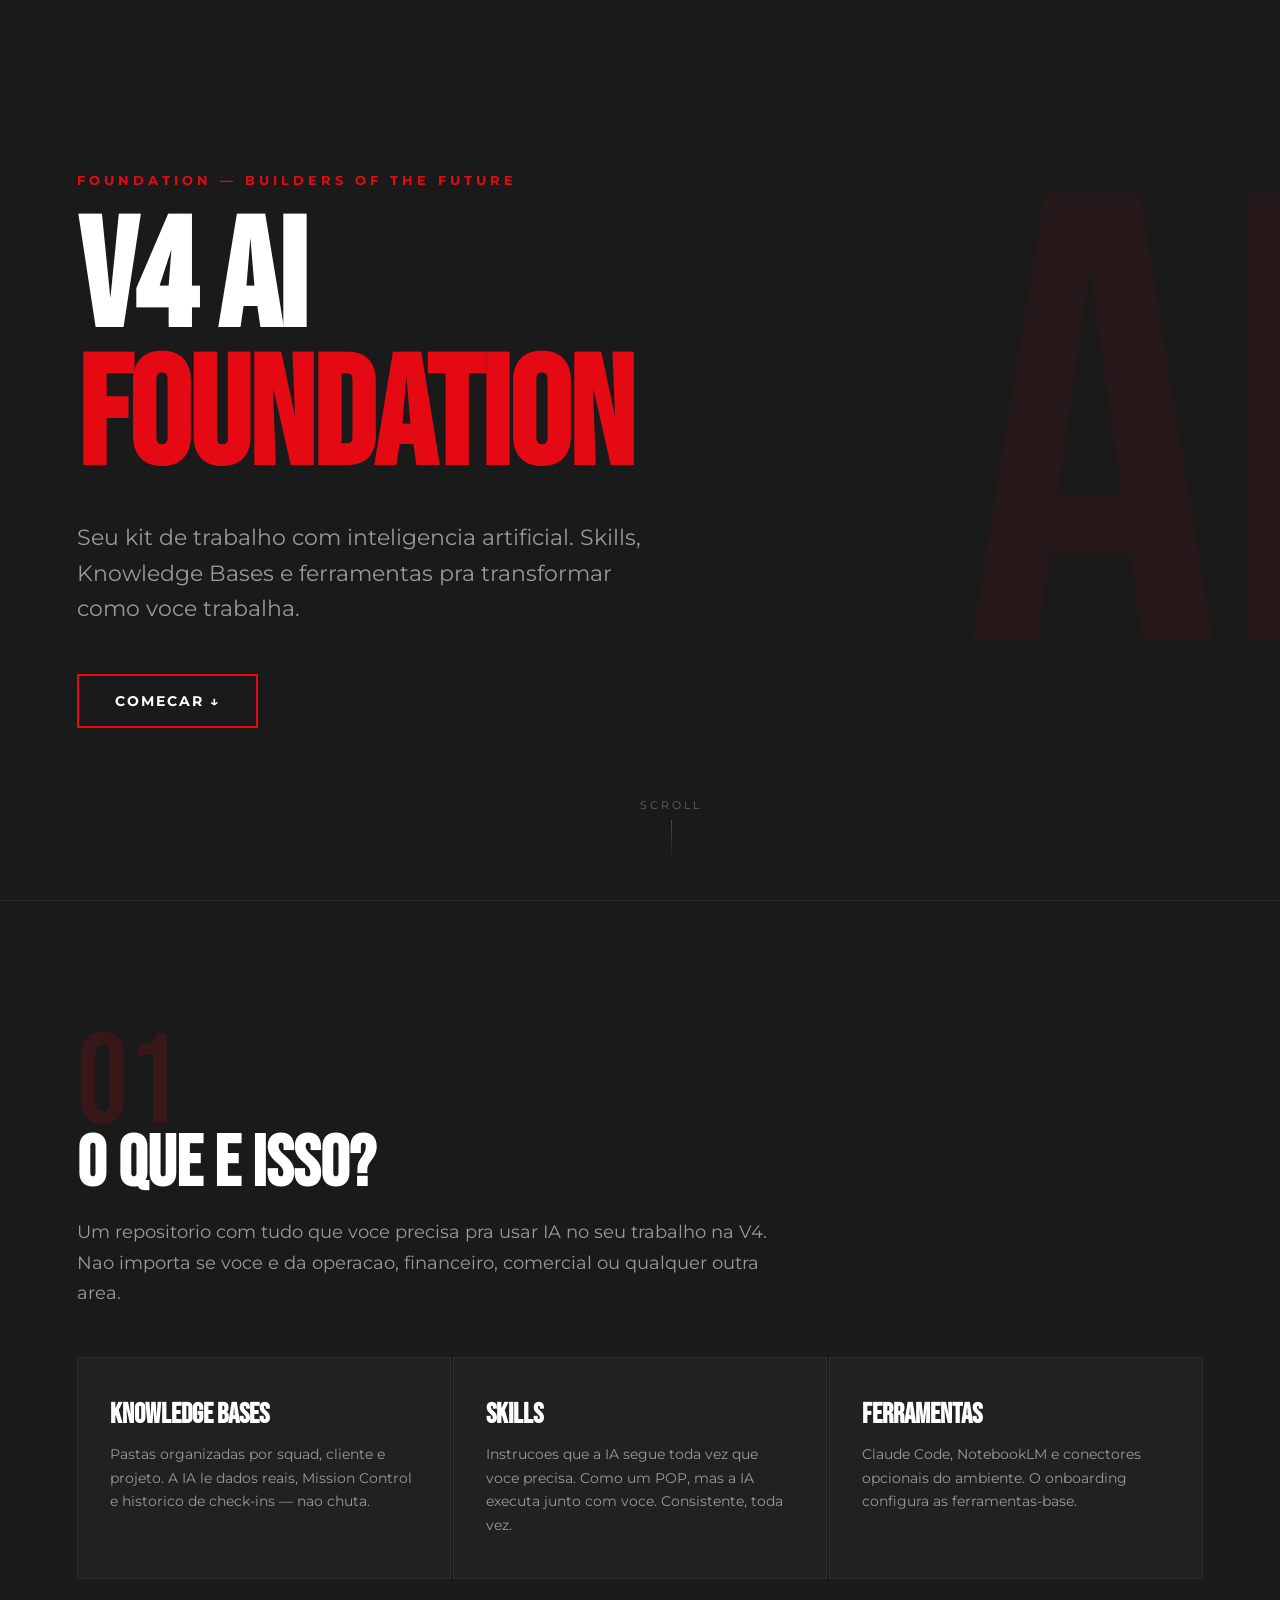
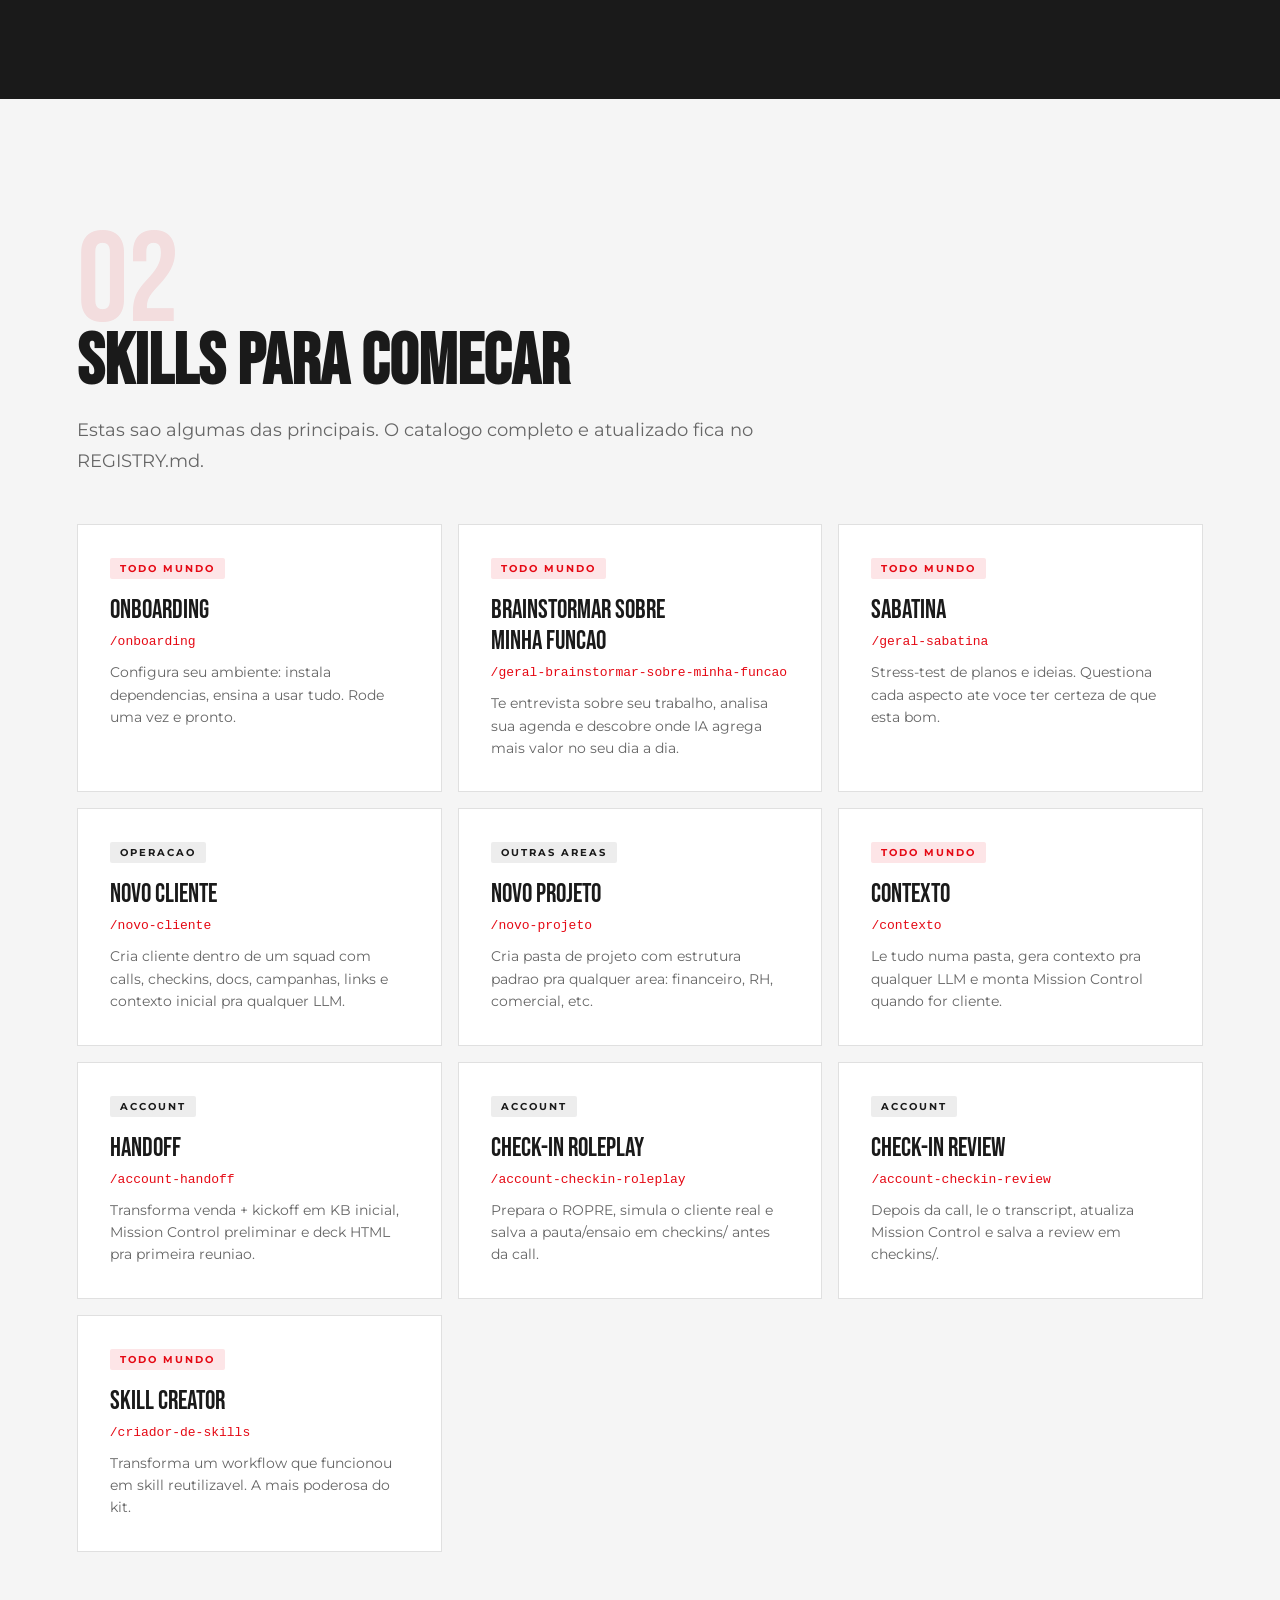
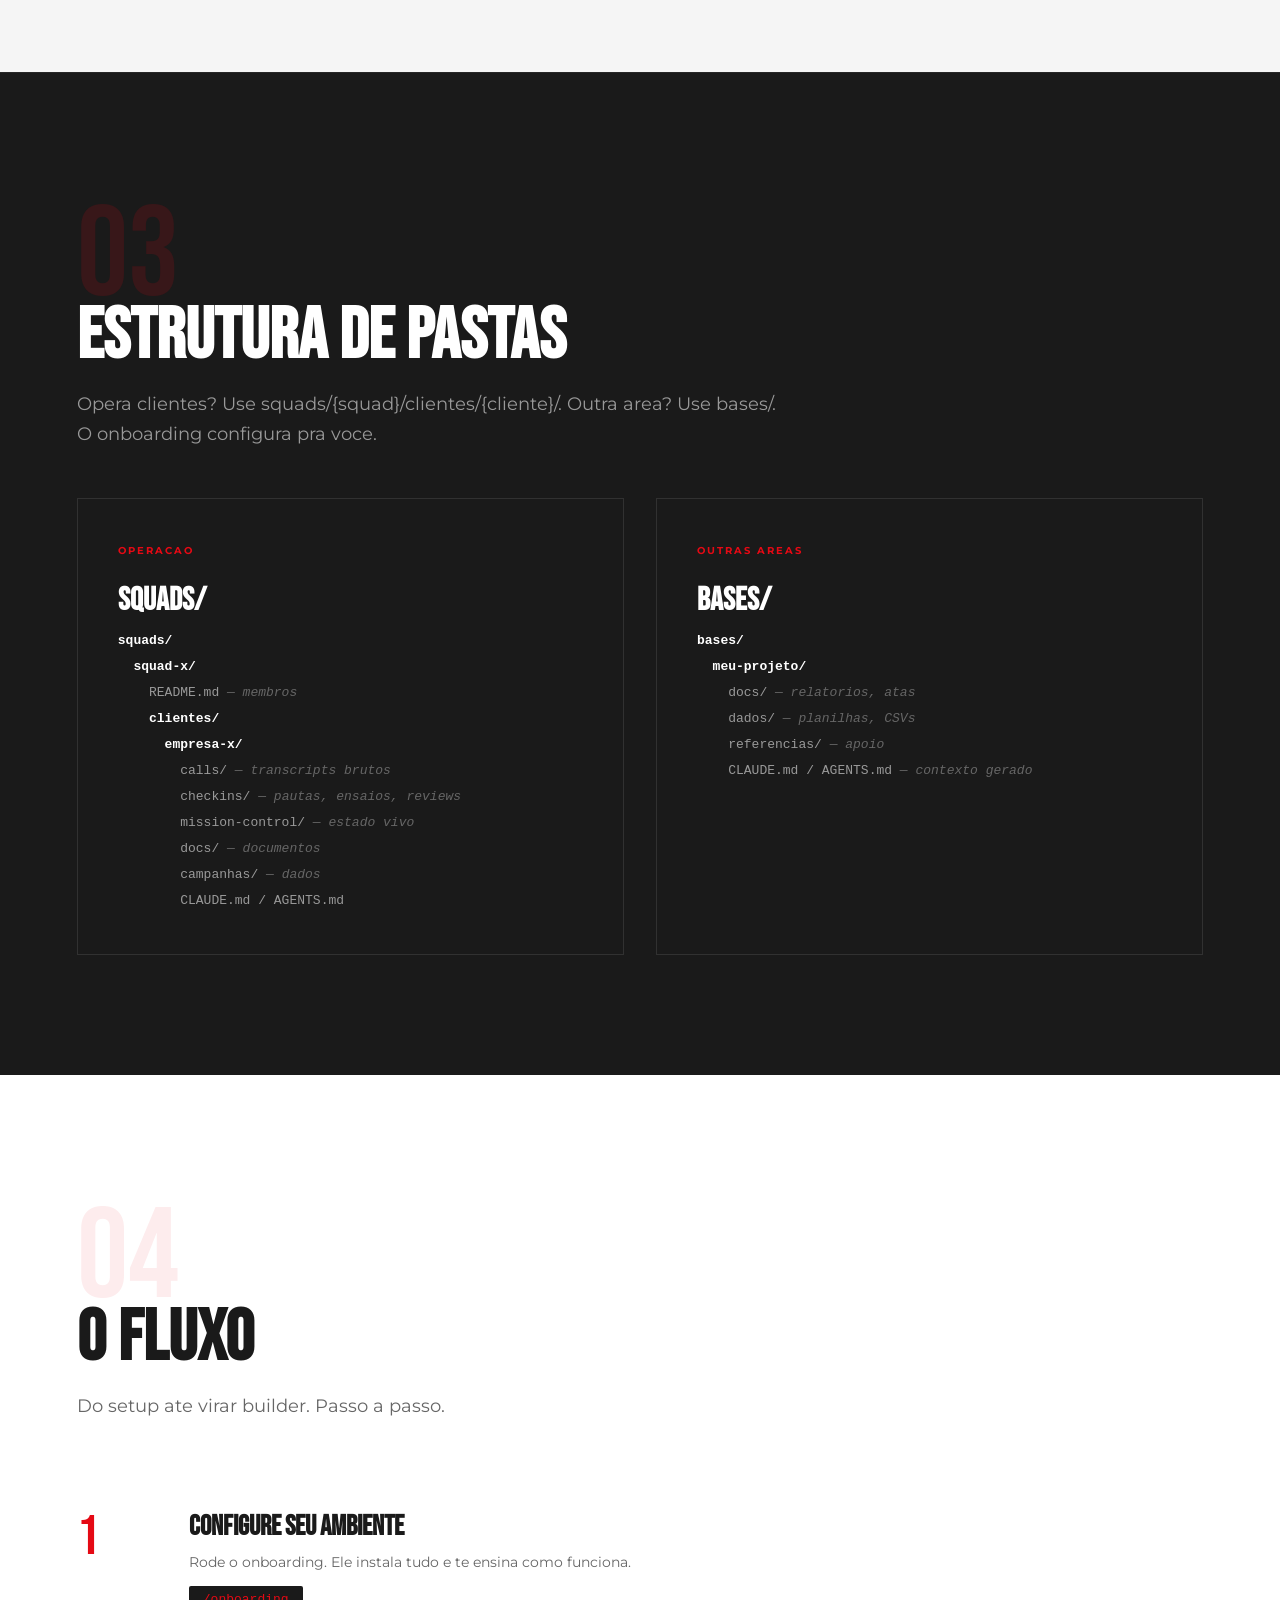
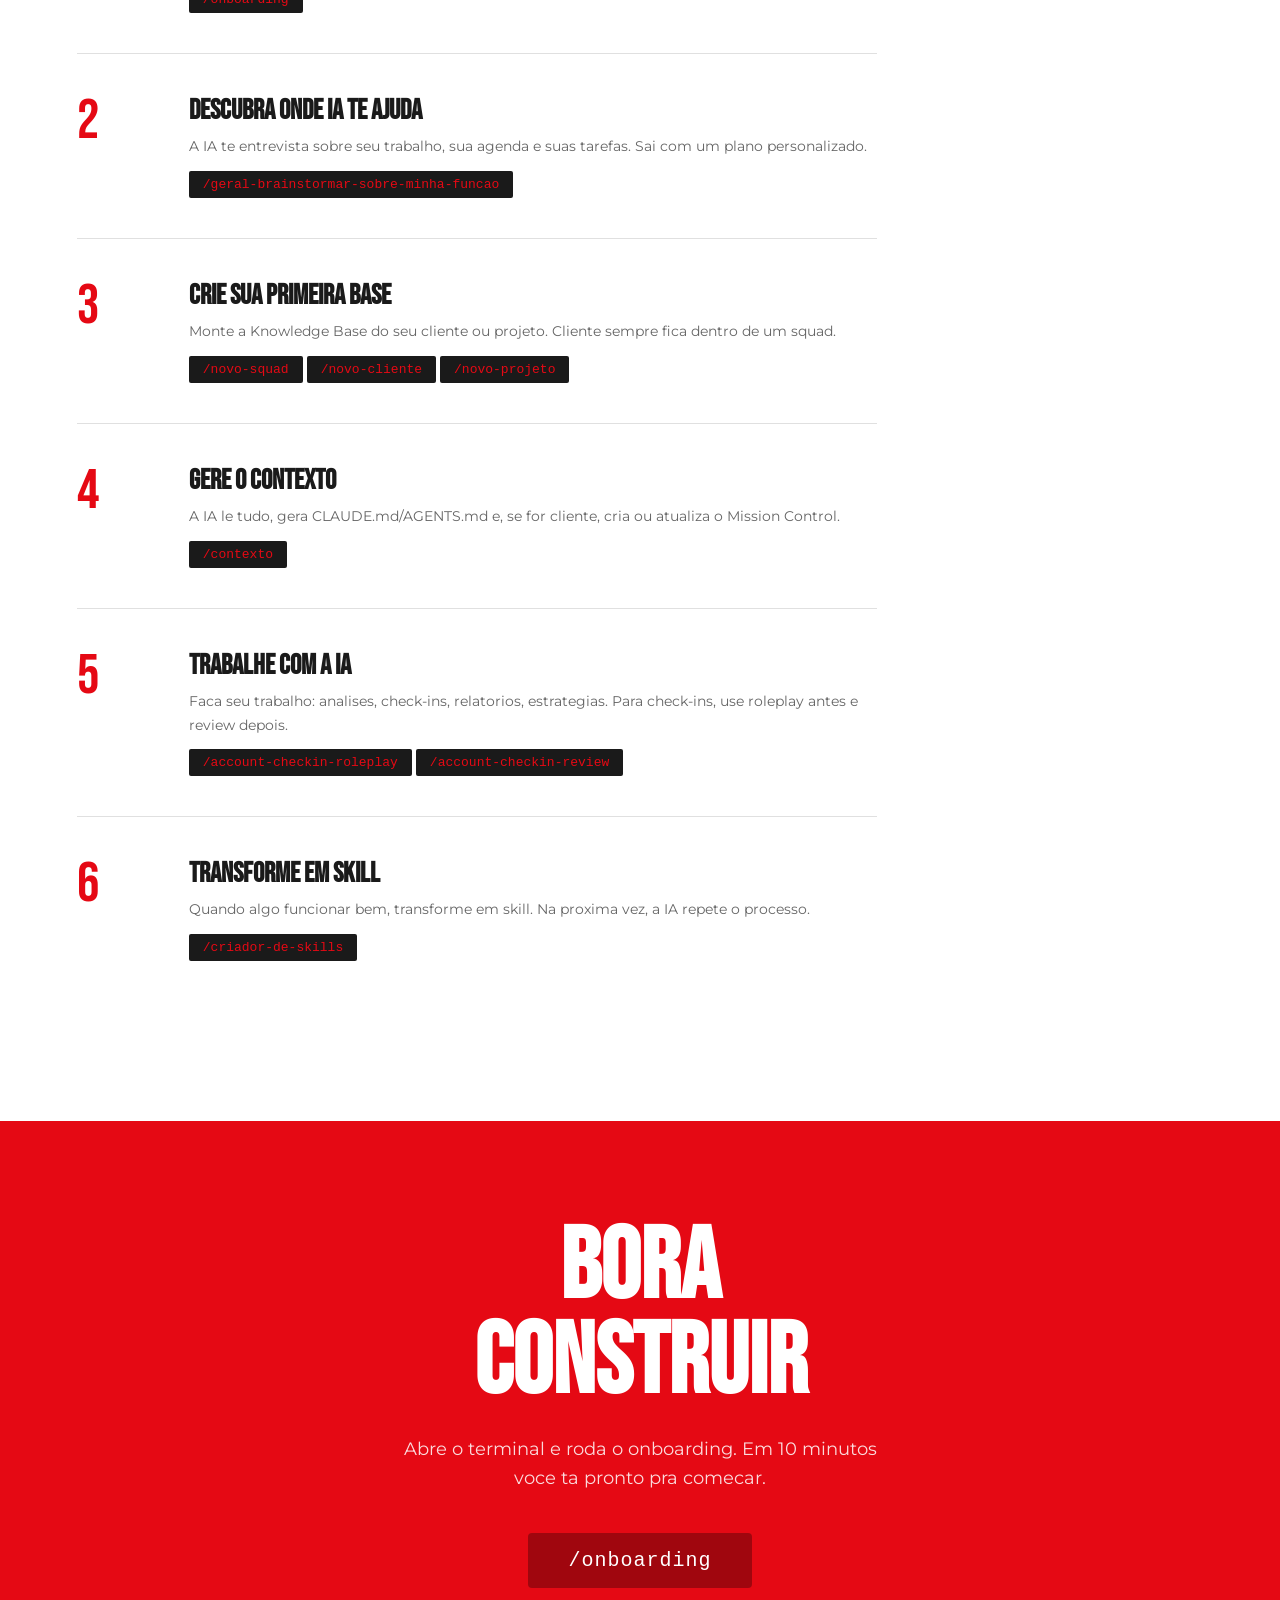
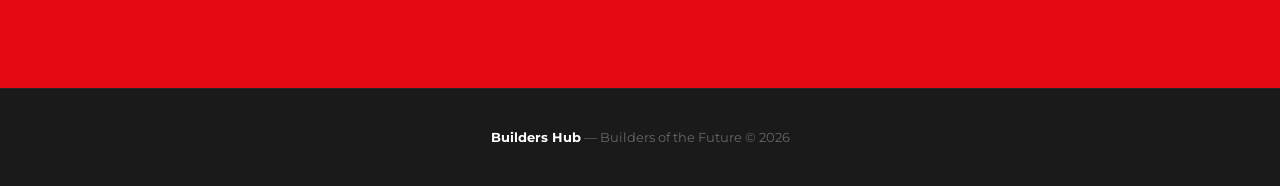
<file: tutorial.html>
<!DOCTYPE html>
<html lang="pt-BR">
<head>
<meta charset="UTF-8">
<meta name="viewport" content="width=device-width, initial-scale=1.0">
<title>Builders Hub — Tutorial</title>
<link rel="preconnect" href="https://fonts.googleapis.com">
<link href="https://fonts.googleapis.com/css2?family=Bebas+Neue&family=Montserrat:wght@400;500;600;700;800&display=swap" rel="stylesheet">
<style>
  *, *::before, *::after { margin: 0; padding: 0; box-sizing: border-box; }

  :root {
    --white: #fff;
    --black: #1a1a1a;
    --red: #e50914;
    --gray-100: #f5f5f5;
    --gray-200: #e0e0e0;
    --gray-400: #999;
    --gray-600: #666;
    --gray-800: #333;
    --font-display: 'Bebas Neue', sans-serif;
    --font-body: 'Montserrat', sans-serif;
  }

  html { scroll-behavior: smooth; }

  body {
    font-family: var(--font-body);
    background: var(--black);
    color: var(--white);
    overflow-x: hidden;
    -webkit-font-smoothing: antialiased;
  }

  /* ═══════════ HERO ═══════════ */
  .hero {
    min-height: 100vh;
    display: flex;
    flex-direction: column;
    justify-content: center;
    padding: 60px clamp(24px, 6vw, 120px);
    position: relative;
    overflow: hidden;
  }

  .hero::before {
    content: 'AI';
    font-family: var(--font-display);
    font-size: clamp(300px, 50vw, 800px);
    color: rgba(229, 9, 20, 0.06);
    position: absolute;
    right: -5%;
    top: 50%;
    transform: translateY(-50%);
    line-height: 0.8;
    pointer-events: none;
    z-index: 0;
  }

  .hero-tag {
    font-family: var(--font-body);
    font-size: 13px;
    font-weight: 700;
    letter-spacing: 4px;
    text-transform: uppercase;
    color: var(--red);
    margin-bottom: 24px;
    position: relative;
    z-index: 1;
    opacity: 0;
    animation: fadeUp 0.6s ease forwards 0.2s;
  }

  .hero h1 {
    font-family: var(--font-display);
    font-size: clamp(64px, 12vw, 160px);
    line-height: 0.9;
    letter-spacing: -2px;
    position: relative;
    z-index: 1;
    opacity: 0;
    animation: fadeUp 0.6s ease forwards 0.4s;
  }

  .hero h1 span {
    display: block;
    color: var(--red);
  }

  .hero-desc {
    font-size: clamp(16px, 2vw, 22px);
    font-weight: 400;
    color: var(--gray-400);
    max-width: 600px;
    margin-top: 32px;
    line-height: 1.6;
    position: relative;
    z-index: 1;
    opacity: 0;
    animation: fadeUp 0.6s ease forwards 0.6s;
  }

  .hero-cta {
    margin-top: 48px;
    position: relative;
    z-index: 1;
    opacity: 0;
    animation: fadeUp 0.6s ease forwards 0.8s;
  }

  .hero-cta a {
    display: inline-flex;
    align-items: center;
    gap: 12px;
    font-family: var(--font-body);
    font-size: 14px;
    font-weight: 700;
    letter-spacing: 2px;
    text-transform: uppercase;
    color: var(--white);
    text-decoration: none;
    border: 2px solid var(--red);
    padding: 16px 36px;
    transition: all 0.3s ease;
  }

  .hero-cta a:hover {
    background: var(--red);
    transform: translateY(-2px);
  }

  .scroll-indicator {
    position: absolute;
    bottom: 40px;
    left: 50%;
    transform: translateX(-50%);
    display: flex;
    flex-direction: column;
    align-items: center;
    gap: 8px;
    opacity: 0;
    animation: fadeUp 0.6s ease forwards 1s;
  }

  .scroll-indicator span {
    font-size: 11px;
    letter-spacing: 3px;
    text-transform: uppercase;
    color: var(--gray-600);
  }

  .scroll-line {
    width: 1px;
    height: 40px;
    background: linear-gradient(to bottom, var(--red), transparent);
    animation: scrollPulse 2s ease infinite;
  }

  /* ═══════════ SECTIONS ═══════════ */
  section {
    padding: clamp(60px, 10vw, 120px) clamp(24px, 6vw, 120px);
  }

  .section-num {
    font-family: var(--font-display);
    font-size: clamp(80px, 10vw, 140px);
    color: rgba(229, 9, 20, 0.15);
    line-height: 1;
    margin-bottom: -20px;
  }

  .section-title {
    font-family: var(--font-display);
    font-size: clamp(36px, 6vw, 72px);
    line-height: 1;
    margin-bottom: 16px;
  }

  .section-subtitle {
    font-size: clamp(15px, 1.5vw, 18px);
    color: var(--gray-400);
    max-width: 700px;
    line-height: 1.7;
    margin-bottom: 48px;
  }

  /* ═══════════ WHAT IS ═══════════ */
  .what-is {
    background: var(--black);
    border-top: 1px solid rgba(255,255,255,0.06);
  }

  .what-is-grid {
    display: grid;
    grid-template-columns: repeat(auto-fit, minmax(280px, 1fr));
    gap: 2px;
    margin-top: 48px;
  }

  .what-is-card {
    background: rgba(255,255,255,0.03);
    padding: 40px 32px;
    border: 1px solid rgba(255,255,255,0.06);
    transition: all 0.3s ease;
  }

  .what-is-card:hover {
    background: rgba(229, 9, 20, 0.05);
    border-color: rgba(229, 9, 20, 0.2);
  }

  .what-is-card h3 {
    font-family: var(--font-display);
    font-size: 28px;
    margin-bottom: 12px;
  }

  .what-is-card p {
    font-size: 14px;
    color: var(--gray-400);
    line-height: 1.7;
  }

  /* ═══════════ SKILLS ═══════════ */
  .skills-section {
    background: var(--gray-100);
    color: var(--black);
  }

  .skills-section .section-num { color: rgba(229, 9, 20, 0.1); }
  .skills-section .section-subtitle { color: var(--gray-600); }

  .skills-grid {
    display: grid;
    grid-template-columns: repeat(auto-fill, minmax(320px, 1fr));
    gap: 16px;
  }

  .skill-card {
    background: var(--white);
    border: 1px solid var(--gray-200);
    padding: 32px;
    position: relative;
    overflow: hidden;
    transition: all 0.3s ease;
  }

  .skill-card:hover {
    border-color: var(--red);
    transform: translateY(-4px);
    box-shadow: 0 20px 60px rgba(0,0,0,0.08);
  }

  .skill-card::before {
    content: '';
    position: absolute;
    top: 0;
    left: 0;
    width: 4px;
    height: 100%;
    background: var(--red);
    transform: scaleY(0);
    transition: transform 0.3s ease;
    transform-origin: top;
  }

  .skill-card:hover::before { transform: scaleY(1); }

  .skill-tag {
    display: inline-block;
    font-size: 10px;
    font-weight: 700;
    letter-spacing: 2px;
    text-transform: uppercase;
    padding: 4px 10px;
    border-radius: 2px;
    margin-bottom: 16px;
  }

  .tag-todos { background: rgba(229, 9, 20, 0.1); color: var(--red); }
  .tag-ops { background: rgba(26, 26, 26, 0.08); color: var(--black); }
  .tag-avancado { background: rgba(229, 9, 20, 0.05); color: var(--gray-600); }

  .skill-name {
    font-family: var(--font-display);
    font-size: 26px;
    color: var(--black);
    margin-bottom: 8px;
  }

  .skill-cmd {
    font-family: 'SF Mono', 'Fira Code', monospace;
    font-size: 13px;
    color: var(--red);
    margin-bottom: 12px;
  }

  .skill-desc {
    font-size: 14px;
    color: var(--gray-600);
    line-height: 1.6;
  }

  /* ═══════════ STRUCTURE ═══════════ */
  .structure-section {
    background: var(--black);
    border-top: 1px solid rgba(255,255,255,0.06);
  }

  .structure-visual {
    display: grid;
    grid-template-columns: 1fr 1fr;
    gap: 32px;
    margin-top: 48px;
  }

  @media (max-width: 768px) { .structure-visual { grid-template-columns: 1fr; } }

  .structure-box {
    border: 1px solid rgba(255,255,255,0.1);
    padding: 40px;
    position: relative;
  }

  .structure-box h3 {
    font-family: var(--font-display);
    font-size: 32px;
    margin-bottom: 8px;
  }

  .structure-box .tag {
    display: inline-block;
    font-size: 10px;
    font-weight: 700;
    letter-spacing: 2px;
    text-transform: uppercase;
    color: var(--red);
    margin-bottom: 24px;
  }

  .folder-tree {
    font-family: 'SF Mono', 'Fira Code', monospace;
    font-size: 13px;
    line-height: 2;
    color: var(--gray-400);
  }

  .folder-tree .folder { color: var(--white); font-weight: 600; }
  .folder-tree .comment { color: var(--gray-600); font-style: italic; }

  /* ═══════════ FLOW ═══════════ */
  .flow-section {
    background: var(--white);
    color: var(--black);
  }

  .flow-section .section-num { color: rgba(229, 9, 20, 0.08); }
  .flow-section .section-subtitle { color: var(--gray-600); }

  .flow-steps {
    display: flex;
    flex-direction: column;
    gap: 0;
    margin-top: 48px;
    max-width: 800px;
  }

  .flow-step {
    display: grid;
    grid-template-columns: 80px 1fr;
    gap: 32px;
    padding: 40px 0;
    border-bottom: 1px solid var(--gray-200);
    position: relative;
  }

  .flow-step:last-child { border-bottom: none; }

  .step-num {
    font-family: var(--font-display);
    font-size: 56px;
    color: var(--red);
    line-height: 1;
  }

  .step-content h3 {
    font-family: var(--font-display);
    font-size: 28px;
    margin-bottom: 8px;
  }

  .step-content p {
    font-size: 14px;
    color: var(--gray-600);
    line-height: 1.7;
  }

  .step-cmd {
    display: inline-block;
    font-family: 'SF Mono', 'Fira Code', monospace;
    font-size: 13px;
    background: var(--black);
    color: var(--red);
    padding: 6px 14px;
    margin-top: 12px;
    border-radius: 2px;
  }

  /* ═══════════ CTA ═══════════ */
  .cta-section {
    background: var(--red);
    color: var(--white);
    text-align: center;
    padding: 100px clamp(24px, 6vw, 120px);
  }

  .cta-section h2 {
    font-family: var(--font-display);
    font-size: clamp(48px, 8vw, 100px);
    line-height: 0.95;
    margin-bottom: 24px;
  }

  .cta-section p {
    font-size: 18px;
    opacity: 0.85;
    max-width: 500px;
    margin: 0 auto 40px;
    line-height: 1.6;
  }

  .cta-cmd {
    font-family: 'SF Mono', 'Fira Code', monospace;
    font-size: 20px;
    background: rgba(0,0,0,0.3);
    display: inline-block;
    padding: 16px 40px;
    border-radius: 4px;
    letter-spacing: 1px;
  }

  /* ═══════════ FOOTER ═══════════ */
  footer {
    background: var(--black);
    border-top: 1px solid rgba(255,255,255,0.06);
    padding: 40px clamp(24px, 6vw, 120px);
    text-align: center;
    font-size: 13px;
    color: var(--gray-600);
  }

  footer strong { color: var(--white); }

  /* ═══════════ ANIMATIONS ═══════════ */
  @keyframes fadeUp {
    from { opacity: 0; transform: translateY(30px); }
    to { opacity: 1; transform: translateY(0); }
  }

  @keyframes scrollPulse {
    0%, 100% { opacity: 0.3; }
    50% { opacity: 1; }
  }

  .reveal {
    opacity: 0;
    transform: translateY(40px);
    transition: all 0.7s cubic-bezier(0.16, 1, 0.3, 1);
  }

  .reveal.visible {
    opacity: 1;
    transform: translateY(0);
  }
</style>
</head>
<body>

<!-- ═══════════ HERO ═══════════ -->
<div class="hero">
  <div class="hero-tag">Foundation — Builders of the Future</div>
  <h1>V4 AI<span>FOUNDATION</span></h1>
  <p class="hero-desc">Seu kit de trabalho com inteligencia artificial. Skills, Knowledge Bases e ferramentas pra transformar como voce trabalha.</p>
  <div class="hero-cta">
    <a href="#oque">Comecar &darr;</a>
  </div>
  <div class="scroll-indicator">
    <span>Scroll</span>
    <div class="scroll-line"></div>
  </div>
</div>

<!-- ═══════════ O QUE E ═══════════ -->
<section class="what-is" id="oque">
  <div class="reveal">
    <div class="section-num">01</div>
    <h2 class="section-title">O que e isso?</h2>
    <p class="section-subtitle">Um repositorio com tudo que voce precisa pra usar IA no seu trabalho na V4. Nao importa se voce e da operacao, financeiro, comercial ou qualquer outra area.</p>
  </div>
  <div class="what-is-grid reveal">
    <div class="what-is-card">
      <h3>Knowledge Bases</h3>
      <p>Pastas organizadas por squad, cliente e projeto. A IA le dados reais, Mission Control e historico de check-ins — nao chuta.</p>
    </div>
    <div class="what-is-card">
      <h3>Skills</h3>
      <p>Instrucoes que a IA segue toda vez que voce precisa. Como um POP, mas a IA executa junto com voce. Consistente, toda vez.</p>
    </div>
    <div class="what-is-card">
      <h3>Ferramentas</h3>
      <p>Claude Code, NotebookLM e conectores opcionais do ambiente. O onboarding configura as ferramentas-base.</p>
    </div>
  </div>
</section>

<!-- ═══════════ SKILLS ═══════════ -->
<section class="skills-section" id="skills">
  <div class="reveal">
    <div class="section-num">02</div>
    <h2 class="section-title">Skills para Comecar</h2>
    <p class="section-subtitle">Estas sao algumas das principais. O catalogo completo e atualizado fica no REGISTRY.md.</p>
  </div>
  <div class="skills-grid reveal">
    <div class="skill-card">
      <span class="skill-tag tag-todos">Todo mundo</span>
      <div class="skill-name">Onboarding</div>
      <div class="skill-cmd">/onboarding</div>
      <p class="skill-desc">Configura seu ambiente: instala dependencias, ensina a usar tudo. Rode uma vez e pronto.</p>
    </div>
    <div class="skill-card">
      <span class="skill-tag tag-todos">Todo mundo</span>
      <div class="skill-name">Brainstormar sobre<br>Minha Funcao</div>
      <div class="skill-cmd">/geral-brainstormar-sobre-minha-funcao</div>
      <p class="skill-desc">Te entrevista sobre seu trabalho, analisa sua agenda e descobre onde IA agrega mais valor no seu dia a dia.</p>
    </div>
    <div class="skill-card">
      <span class="skill-tag tag-todos">Todo mundo</span>
      <div class="skill-name">Sabatina</div>
      <div class="skill-cmd">/geral-sabatina</div>
      <p class="skill-desc">Stress-test de planos e ideias. Questiona cada aspecto ate voce ter certeza de que esta bom.</p>
    </div>
    <div class="skill-card">
      <span class="skill-tag tag-ops">Operacao</span>
      <div class="skill-name">Novo Cliente</div>
      <div class="skill-cmd">/novo-cliente</div>
      <p class="skill-desc">Cria cliente dentro de um squad com calls, checkins, docs, campanhas, links e contexto inicial pra qualquer LLM.</p>
    </div>
    <div class="skill-card">
      <span class="skill-tag tag-ops">Outras areas</span>
      <div class="skill-name">Novo Projeto</div>
      <div class="skill-cmd">/novo-projeto</div>
      <p class="skill-desc">Cria pasta de projeto com estrutura padrao pra qualquer area: financeiro, RH, comercial, etc.</p>
    </div>
    <div class="skill-card">
      <span class="skill-tag tag-todos">Todo mundo</span>
      <div class="skill-name">Contexto</div>
      <div class="skill-cmd">/contexto</div>
      <p class="skill-desc">Le tudo numa pasta, gera contexto pra qualquer LLM e monta Mission Control quando for cliente.</p>
    </div>
    <div class="skill-card">
      <span class="skill-tag tag-ops">Account</span>
      <div class="skill-name">Handoff</div>
      <div class="skill-cmd">/account-handoff</div>
      <p class="skill-desc">Transforma venda + kickoff em KB inicial, Mission Control preliminar e deck HTML pra primeira reuniao.</p>
    </div>
    <div class="skill-card">
      <span class="skill-tag tag-ops">Account</span>
      <div class="skill-name">Check-in Roleplay</div>
      <div class="skill-cmd">/account-checkin-roleplay</div>
      <p class="skill-desc">Prepara o ROPRE, simula o cliente real e salva a pauta/ensaio em checkins/ antes da call.</p>
    </div>
    <div class="skill-card">
      <span class="skill-tag tag-ops">Account</span>
      <div class="skill-name">Check-in Review</div>
      <div class="skill-cmd">/account-checkin-review</div>
      <p class="skill-desc">Depois da call, le o transcript, atualiza Mission Control e salva a review em checkins/.</p>
    </div>
    <div class="skill-card">
      <span class="skill-tag tag-todos">Todo mundo</span>
      <div class="skill-name">Skill Creator</div>
      <div class="skill-cmd">/criador-de-skills</div>
      <p class="skill-desc">Transforma um workflow que funcionou em skill reutilizavel. A mais poderosa do kit.</p>
    </div>
  </div>
</section>

<!-- ═══════════ STRUCTURE ═══════════ -->
<section class="structure-section" id="estrutura">
  <div class="reveal">
    <div class="section-num">03</div>
    <h2 class="section-title">Estrutura de Pastas</h2>
    <p class="section-subtitle">Opera clientes? Use squads/{squad}/clientes/{cliente}/. Outra area? Use bases/. O onboarding configura pra voce.</p>
  </div>
  <div class="structure-visual reveal">
    <div class="structure-box">
      <span class="tag">Operacao</span>
      <h3>squads/</h3>
      <div class="folder-tree">
        <span class="folder">squads/</span><br>
        &nbsp;&nbsp;<span class="folder">squad-x/</span><br>
        &nbsp;&nbsp;&nbsp;&nbsp;README.md <span class="comment">— membros</span><br>
        &nbsp;&nbsp;&nbsp;&nbsp;<span class="folder">clientes/</span><br>
        &nbsp;&nbsp;&nbsp;&nbsp;&nbsp;&nbsp;<span class="folder">empresa-x/</span><br>
        &nbsp;&nbsp;&nbsp;&nbsp;&nbsp;&nbsp;&nbsp;&nbsp;calls/ <span class="comment">— transcripts brutos</span><br>
        &nbsp;&nbsp;&nbsp;&nbsp;&nbsp;&nbsp;&nbsp;&nbsp;checkins/ <span class="comment">— pautas, ensaios, reviews</span><br>
        &nbsp;&nbsp;&nbsp;&nbsp;&nbsp;&nbsp;&nbsp;&nbsp;mission-control/ <span class="comment">— estado vivo</span><br>
        &nbsp;&nbsp;&nbsp;&nbsp;&nbsp;&nbsp;&nbsp;&nbsp;docs/ <span class="comment">— documentos</span><br>
        &nbsp;&nbsp;&nbsp;&nbsp;&nbsp;&nbsp;&nbsp;&nbsp;campanhas/ <span class="comment">— dados</span><br>
        &nbsp;&nbsp;&nbsp;&nbsp;&nbsp;&nbsp;&nbsp;&nbsp;CLAUDE.md / AGENTS.md
      </div>
    </div>
    <div class="structure-box">
      <span class="tag">Outras Areas</span>
      <h3>bases/</h3>
      <div class="folder-tree">
        <span class="folder">bases/</span><br>
        &nbsp;&nbsp;<span class="folder">meu-projeto/</span><br>
        &nbsp;&nbsp;&nbsp;&nbsp;docs/ <span class="comment">— relatorios, atas</span><br>
        &nbsp;&nbsp;&nbsp;&nbsp;dados/ <span class="comment">— planilhas, CSVs</span><br>
        &nbsp;&nbsp;&nbsp;&nbsp;referencias/ <span class="comment">— apoio</span><br>
        &nbsp;&nbsp;&nbsp;&nbsp;CLAUDE.md / AGENTS.md <span class="comment">— contexto gerado</span>
      </div>
    </div>
  </div>
</section>

<!-- ═══════════ FLOW ═══════════ -->
<section class="flow-section" id="fluxo">
  <div class="reveal">
    <div class="section-num">04</div>
    <h2 class="section-title">O Fluxo</h2>
    <p class="section-subtitle">Do setup ate virar builder. Passo a passo.</p>
  </div>
  <div class="flow-steps reveal">
    <div class="flow-step">
      <div class="step-num">1</div>
      <div class="step-content">
        <h3>Configure seu ambiente</h3>
        <p>Rode o onboarding. Ele instala tudo e te ensina como funciona.</p>
        <span class="step-cmd">/onboarding</span>
      </div>
    </div>
    <div class="flow-step">
      <div class="step-num">2</div>
      <div class="step-content">
        <h3>Descubra onde IA te ajuda</h3>
        <p>A IA te entrevista sobre seu trabalho, sua agenda e suas tarefas. Sai com um plano personalizado.</p>
        <span class="step-cmd">/geral-brainstormar-sobre-minha-funcao</span>
      </div>
    </div>
    <div class="flow-step">
      <div class="step-num">3</div>
      <div class="step-content">
        <h3>Crie sua primeira base</h3>
        <p>Monte a Knowledge Base do seu cliente ou projeto. Cliente sempre fica dentro de um squad.</p>
        <span class="step-cmd">/novo-squad</span> <span class="step-cmd">/novo-cliente</span> <span class="step-cmd">/novo-projeto</span>
      </div>
    </div>
    <div class="flow-step">
      <div class="step-num">4</div>
      <div class="step-content">
        <h3>Gere o contexto</h3>
        <p>A IA le tudo, gera CLAUDE.md/AGENTS.md e, se for cliente, cria ou atualiza o Mission Control.</p>
        <span class="step-cmd">/contexto</span>
      </div>
    </div>
    <div class="flow-step">
      <div class="step-num">5</div>
      <div class="step-content">
        <h3>Trabalhe com a IA</h3>
        <p>Faca seu trabalho: analises, check-ins, relatorios, estrategias. Para check-ins, use roleplay antes e review depois.</p>
        <span class="step-cmd">/account-checkin-roleplay</span> <span class="step-cmd">/account-checkin-review</span>
      </div>
    </div>
    <div class="flow-step">
      <div class="step-num">6</div>
      <div class="step-content">
        <h3>Transforme em skill</h3>
        <p>Quando algo funcionar bem, transforme em skill. Na proxima vez, a IA repete o processo.</p>
        <span class="step-cmd">/criador-de-skills</span>
      </div>
    </div>
  </div>
</section>

<!-- ═══════════ CTA ═══════════ -->
<section class="cta-section">
  <div class="reveal">
    <h2>Bora<br>Construir</h2>
    <p>Abre o terminal e roda o onboarding. Em 10 minutos voce ta pronto pra comecar.</p>
    <div class="cta-cmd">/onboarding</div>
  </div>
</section>

<!-- ═══════════ FOOTER ═══════════ -->
<footer>
  <strong>Builders Hub</strong> — Builders of the Future &copy; 2026
</footer>

<script>
  // Scroll reveal
  const reveals = document.querySelectorAll('.reveal');
  const observer = new IntersectionObserver((entries) => {
    entries.forEach((entry, i) => {
      if (entry.isIntersecting) {
        setTimeout(() => entry.target.classList.add('visible'), i * 100);
        observer.unobserve(entry.target);
      }
    });
  }, { threshold: 0.15 });
  reveals.forEach(el => observer.observe(el));
</script>
</body>
</html>
</file>
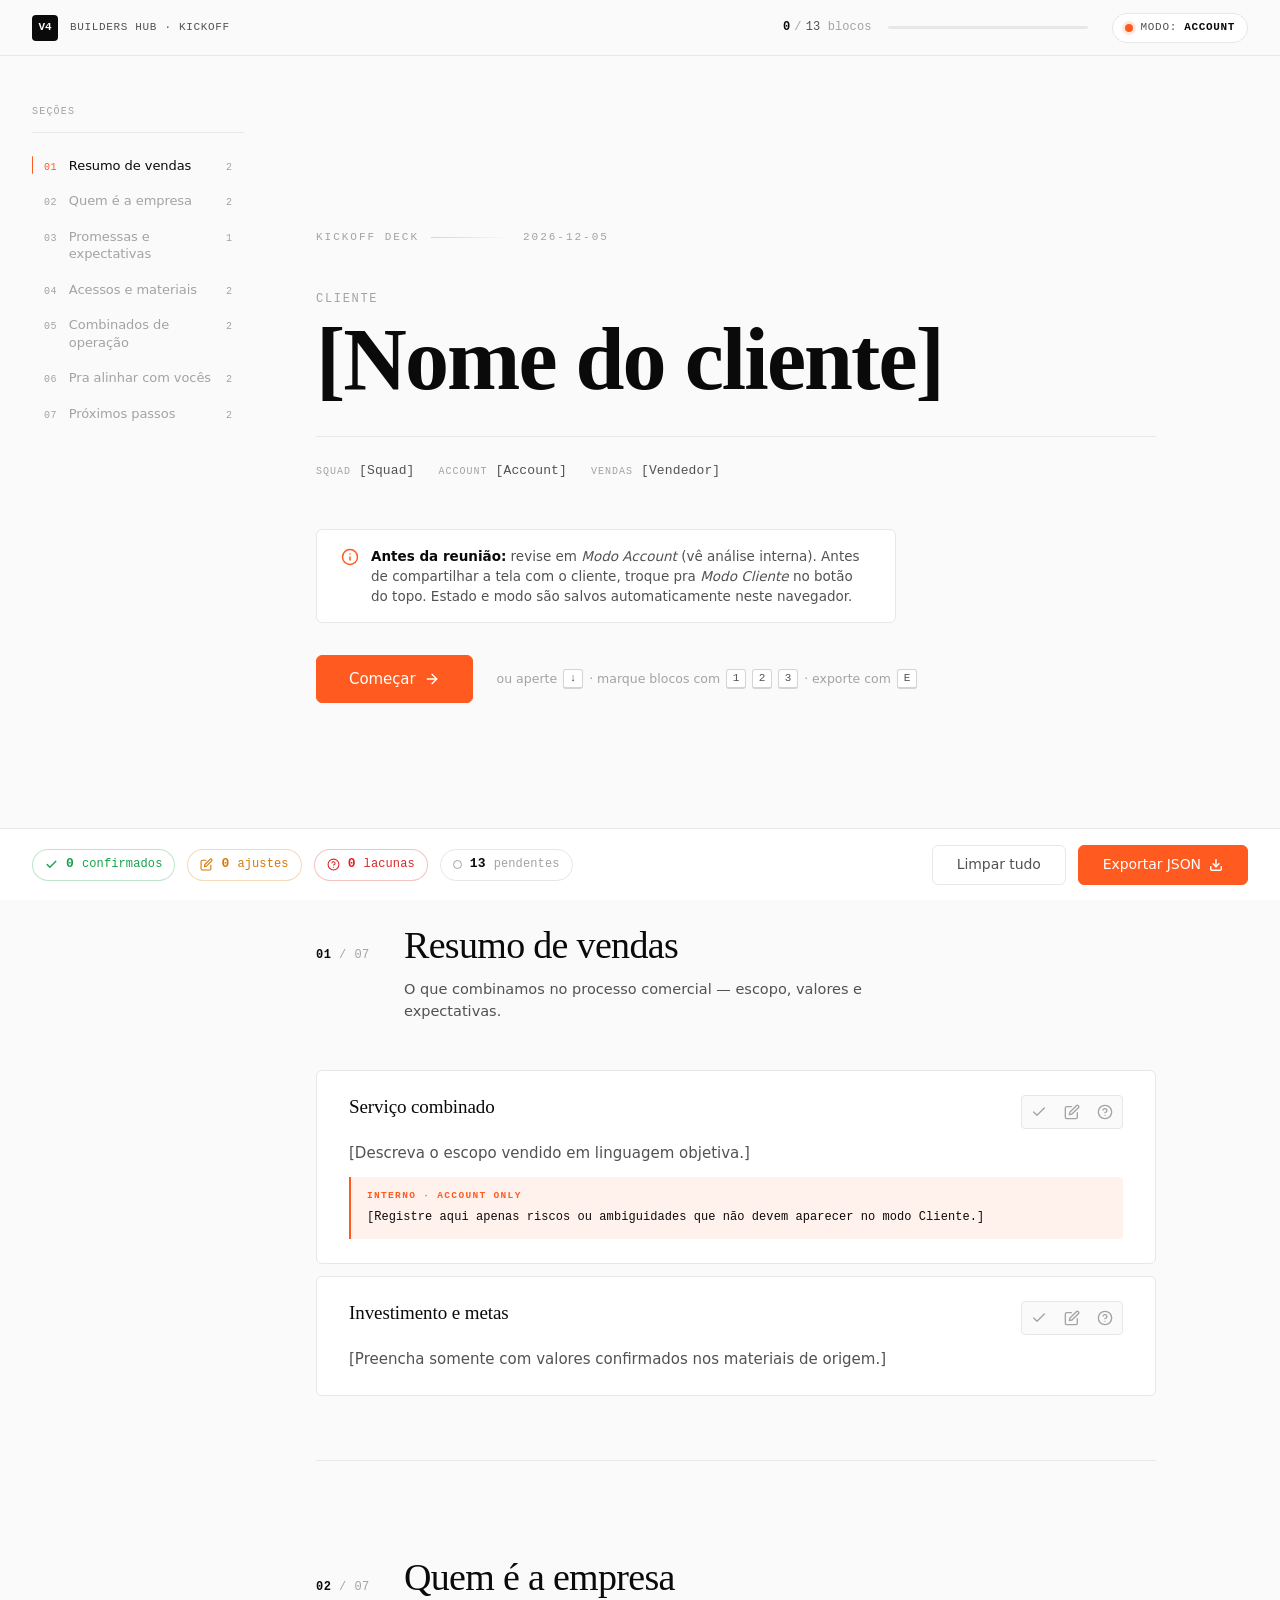
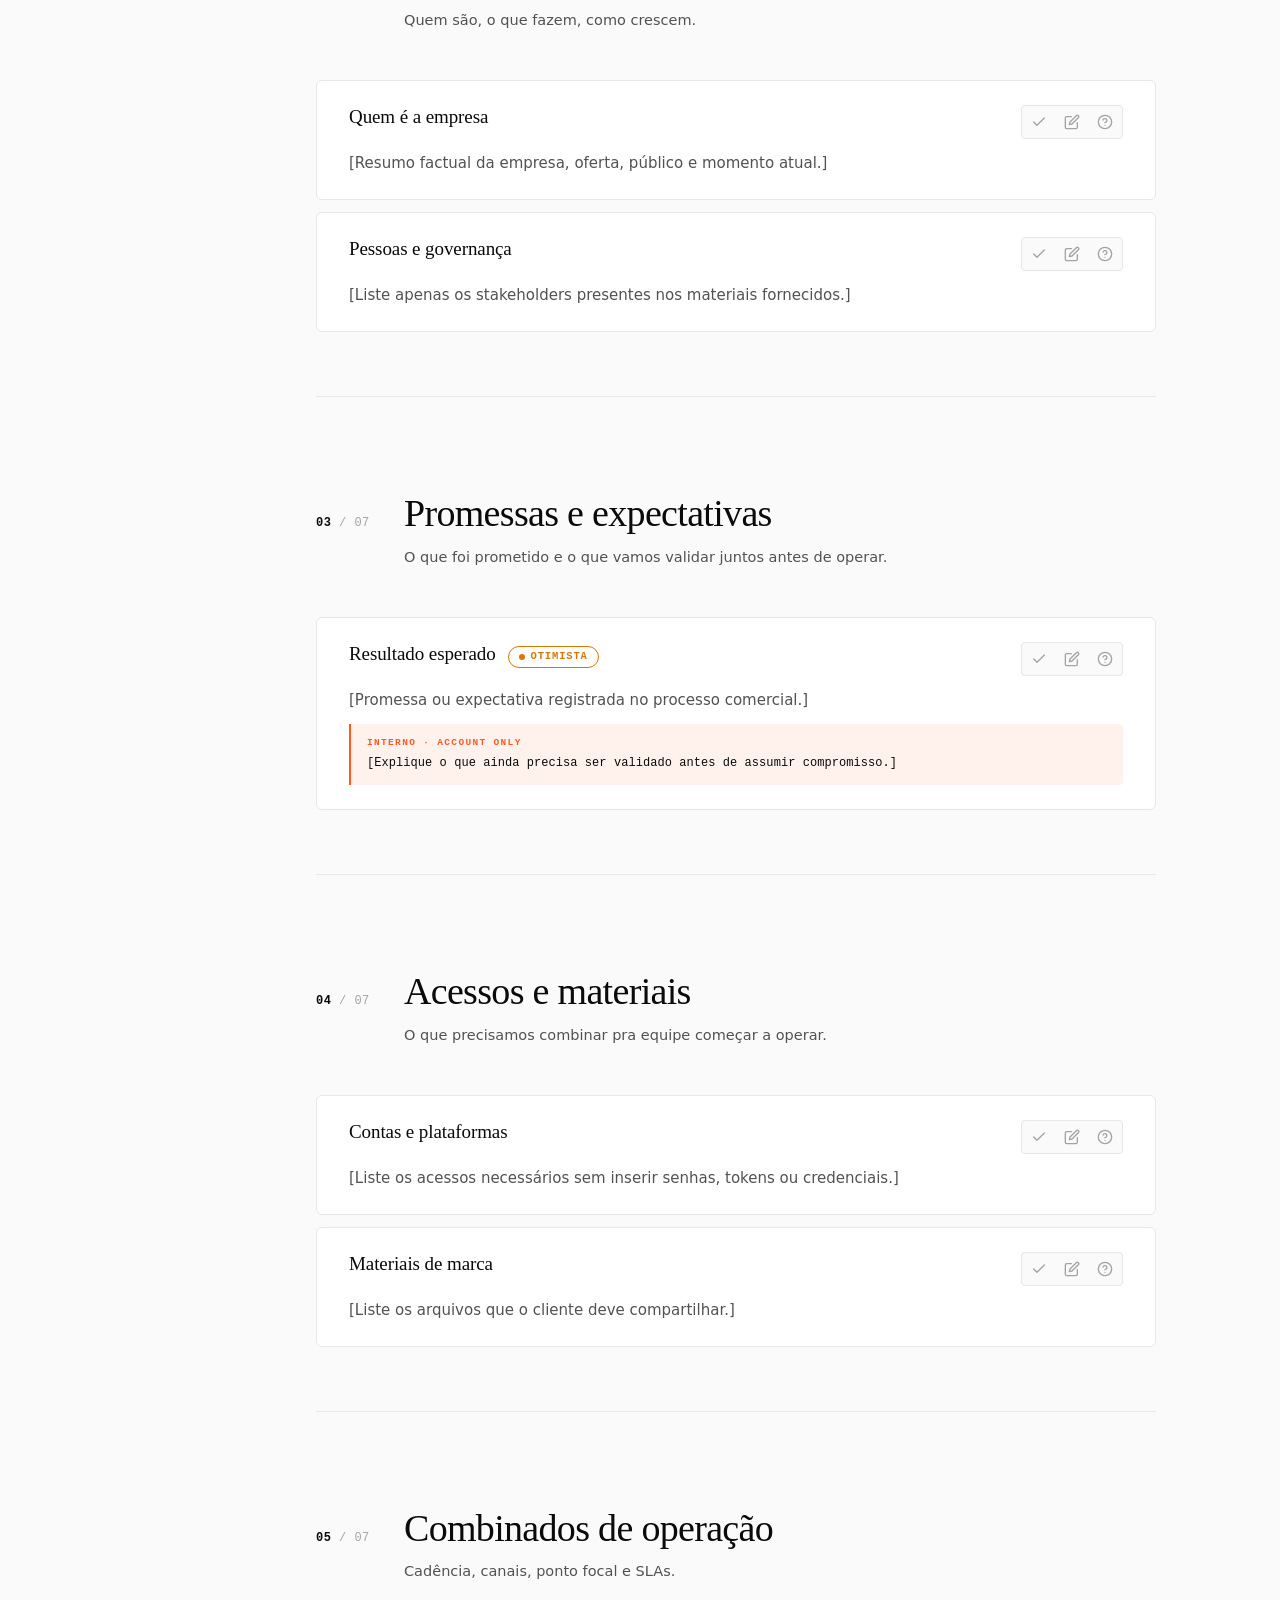
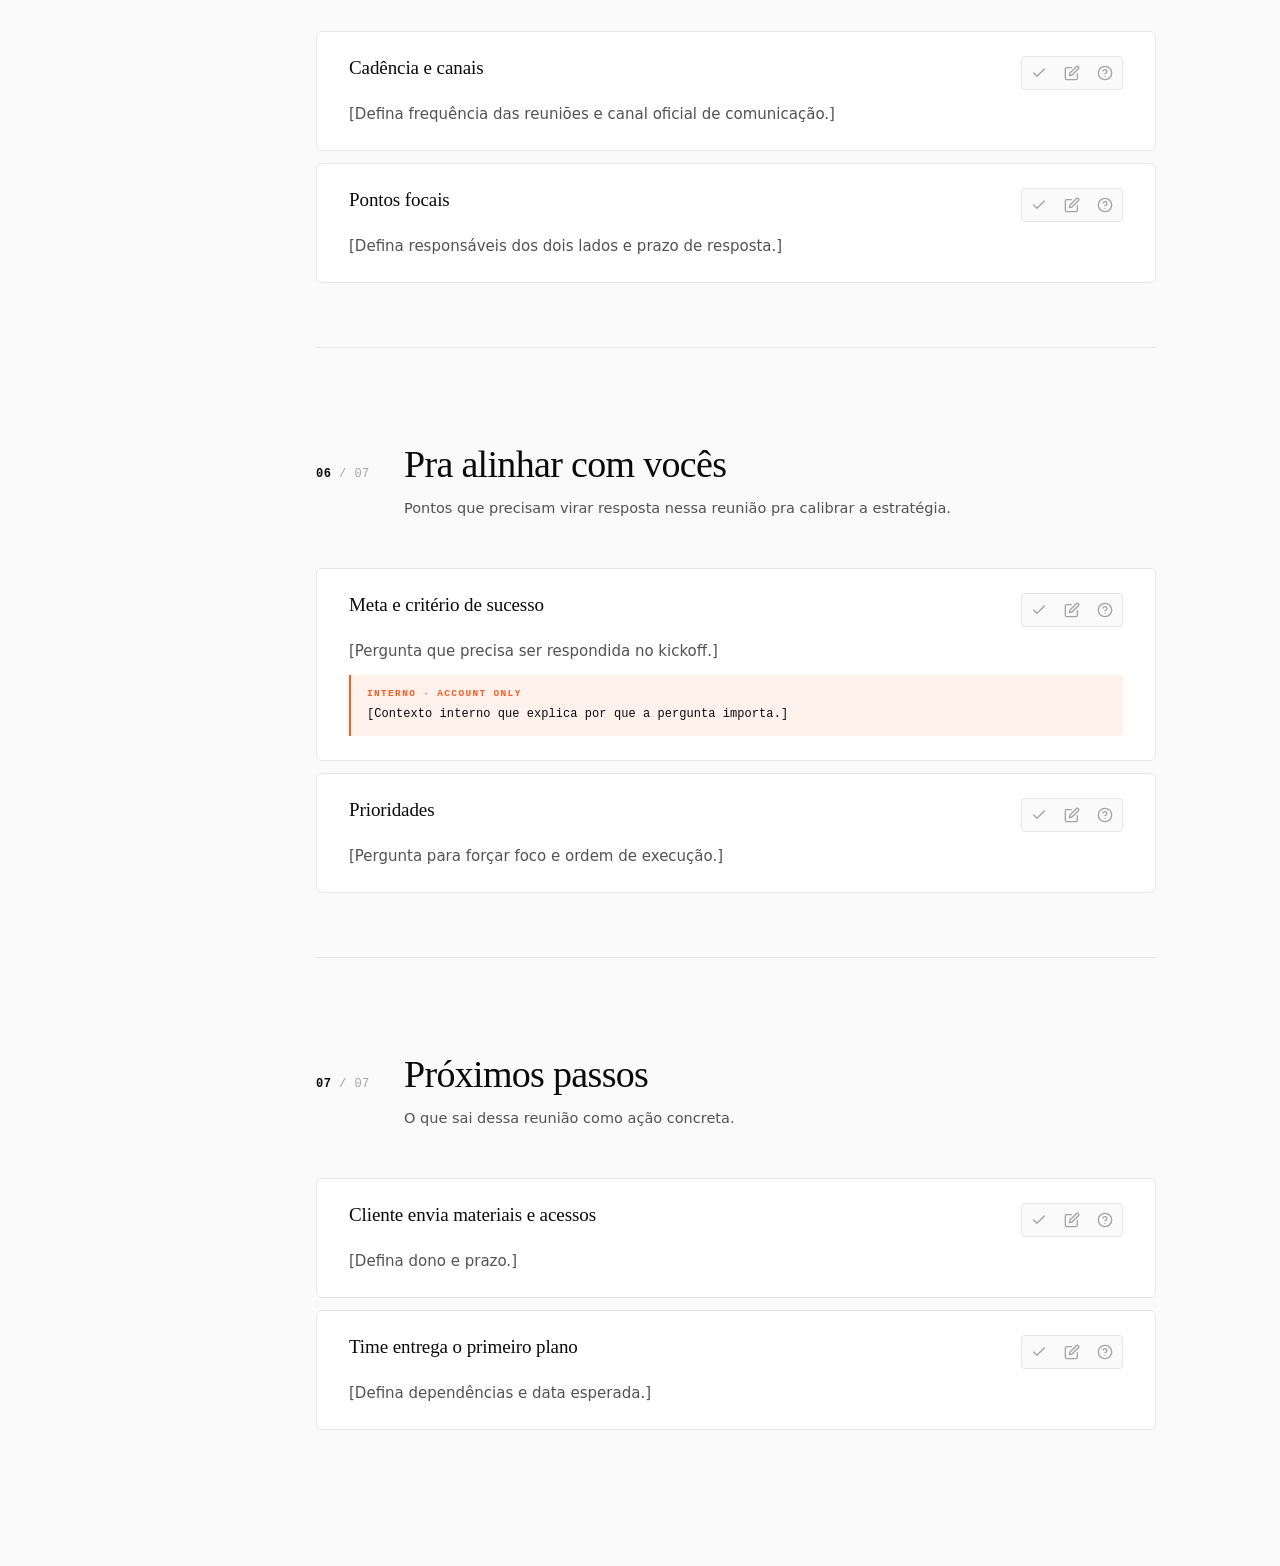
<file: .agents/skills/account-handoff/assets/template-kickoff.html>
<!DOCTYPE html>
<html lang="pt-BR">
<head>
<meta charset="UTF-8">
<meta name="viewport" content="width=device-width, initial-scale=1">
<meta name="robots" content="noindex,nofollow">
<title>Kickoff · Cliente</title>
<style>
  /* ============================================================
     TOKENS
     ============================================================ */
  :root {
    /* Color */
    --bg: #FAFAFA;
    --bg-elevated: #FFFFFF;
    --bg-subtle: #F4F4F4;
    --ink-1: #0A0A0A;
    --ink-2: #525252;
    --ink-3: #A3A3A3;
    --ink-4: #D4D4D4;
    --line: #E7E7E7;
    --line-strong: #D4D4D4;
    --accent: #FF5A1F;
    --accent-hover: #E84A0F;
    --accent-tint: rgba(255, 90, 31, 0.08);
    --ok: #16A34A;
    --ok-tint: rgba(22, 163, 74, 0.06);
    --warn: #D97706;
    --warn-tint: rgba(217, 119, 6, 0.06);
    --danger: #DC2626;
    --danger-tint: rgba(220, 38, 38, 0.06);

    /* Spacing */
    --s-1: 4px;
    --s-2: 8px;
    --s-3: 12px;
    --s-4: 16px;
    --s-5: 24px;
    --s-6: 32px;
    --s-7: 48px;
    --s-8: 64px;
    --s-9: 96px;
    --s-10: 128px;

    /* Layout */
    --topbar-h: 56px;
    --actionbar-h: 72px;
    --content-w: 840px;
    --sidenav-w: 220px;
    --max-w: 1440px;

    /* Typography stacks */
    --font-serif: 'Iowan Old Style', 'Charter', 'Bitstream Charter', 'Sitka Text', Cambria, Georgia, ui-serif, serif;
    --font-sans: -apple-system, BlinkMacSystemFont, 'Segoe UI', 'Helvetica Neue', system-ui, 'Liberation Sans', sans-serif;
    --font-mono: ui-monospace, 'SF Mono', SFMono-Regular, Menlo, Consolas, 'Liberation Mono', 'Courier New', monospace;

    /* Misc */
    --radius: 6px;
    --radius-sm: 4px;
    --radius-pill: 999px;
    --shadow-sm: 0 1px 2px rgba(10, 10, 10, 0.04);
    --shadow-md: 0 6px 24px -8px rgba(10, 10, 10, 0.10);
    --shadow-focus: 0 0 0 3px rgba(255, 90, 31, 0.18);
    --transition: 180ms cubic-bezier(0.4, 0, 0.2, 1);
    --transition-fast: 120ms cubic-bezier(0.4, 0, 0.2, 1);
  }

  /* ============================================================
     RESET & BASE
     ============================================================ */
  *, *::before, *::after { box-sizing: border-box; }
  * { margin: 0; padding: 0; }

  html {
    scroll-behavior: smooth;
    -webkit-text-size-adjust: 100%;
    scroll-padding-top: calc(var(--topbar-h) + var(--s-5));
  }
  @media (prefers-reduced-motion: reduce) {
    html { scroll-behavior: auto; }
    *, *::before, *::after { animation-duration: 0.01ms !important; transition-duration: 0.01ms !important; }
  }

  body {
    background: var(--bg);
    color: var(--ink-1);
    font-family: var(--font-sans);
    font-size: 16px;
    line-height: 1.55;
    font-feature-settings: 'kern', 'liga', 'calt', 'ss01';
    -webkit-font-smoothing: antialiased;
    -moz-osx-font-smoothing: grayscale;
    text-rendering: optimizeLegibility;
    padding-bottom: var(--actionbar-h);
    min-height: 100vh;
  }

  button, input, textarea {
    font: inherit;
    color: inherit;
  }
  button { cursor: pointer; border: none; background: none; }
  ol, ul { list-style: none; }
  a { color: inherit; text-decoration: none; }

  ::selection { background: var(--accent); color: #FFFFFF; }
  :focus { outline: none; }
  :focus-visible {
    outline: 2px solid var(--accent);
    outline-offset: 3px;
    border-radius: var(--radius-sm);
  }

  /* ============================================================
     TOPBAR
     ============================================================ */
  .topbar {
    position: sticky;
    top: 0;
    z-index: 50;
    background: var(--bg);
    border-bottom: 1px solid var(--line);
    height: var(--topbar-h);
    /* Isolate paint layer so scroll doesn't repaint the whole viewport */
    transform: translateZ(0);
    will-change: transform;
    contain: layout style paint;
  }
  .topbar__inner {
    max-width: var(--max-w);
    margin: 0 auto;
    height: 100%;
    padding: 0 var(--s-6);
    display: flex;
    align-items: center;
    gap: var(--s-5);
  }
  .topbar__brand {
    display: flex;
    align-items: center;
    gap: var(--s-3);
    flex: 0 0 auto;
    margin-right: auto;
  }
  .topbar__mark {
    width: 26px;
    height: 26px;
    background: var(--ink-1);
    color: var(--bg);
    display: grid;
    place-items: center;
    border-radius: var(--radius-sm);
    font-family: var(--font-mono);
    font-size: 11px;
    font-weight: 700;
    letter-spacing: -0.02em;
  }
  .topbar__label {
    font-family: var(--font-mono);
    font-size: 11px;
    font-weight: 500;
    letter-spacing: 0.06em;
    color: var(--ink-2);
    text-transform: uppercase;
  }
  .topbar__progress {
    display: flex;
    align-items: center;
    gap: var(--s-4);
    flex: 0 1 auto;
    min-width: 0;
  }
  .topbar__progress-text {
    font-family: var(--font-mono);
    font-size: 12px;
    color: var(--ink-2);
    font-variant-numeric: tabular-nums;
    letter-spacing: 0.01em;
    white-space: nowrap;
  }
  .topbar__progress-text strong {
    color: var(--ink-1);
    font-weight: 600;
  }
  .topbar__progress-sep { color: var(--ink-3); margin: 0 4px; }
  .topbar__progress-track {
    width: 200px;
    height: 3px;
    background: var(--line);
    border-radius: var(--radius-pill);
    overflow: hidden;
    position: relative;
  }
  .topbar__progress-fill {
    position: absolute;
    inset: 0 auto 0 0;
    background: var(--accent);
    width: 0%;
    transition: width 320ms cubic-bezier(0.4, 0, 0.2, 1);
  }

  /* ============================================================
     MODO TOGGLE (Account / Cliente)
     ============================================================ */
  .modo-toggle {
    display: inline-flex;
    align-items: center;
    gap: 8px;
    height: 30px;
    padding: 0 12px;
    border: 1px solid var(--line);
    border-radius: var(--radius-pill);
    background: var(--bg-elevated);
    font-family: var(--font-mono);
    font-size: 11px;
    text-transform: uppercase;
    letter-spacing: 0.06em;
    color: var(--ink-2);
    transition: all var(--transition-fast);
    flex: 0 0 auto;
    line-height: 1;
    font-weight: 500;
    white-space: nowrap;
  }
  .modo-toggle:hover {
    border-color: var(--ink-3);
    color: var(--ink-1);
  }
  .modo-toggle__dot {
    width: 8px;
    height: 8px;
    border-radius: 50%;
    background: var(--accent);
    flex: 0 0 auto;
    transition: background var(--transition);
    box-shadow: 0 0 0 3px rgba(255, 90, 31, 0.15);
  }
  body[data-modo="cliente"] .modo-toggle__dot {
    background: var(--ok);
    box-shadow: 0 0 0 3px rgba(22, 163, 74, 0.15);
  }
  .modo-toggle__label {
    font-weight: 700;
    color: var(--ink-1);
  }

  /* ============================================================
     SIDENAV (only on wide screens)
     ============================================================ */
  .sidenav { display: none; }

  @media (min-width: 1280px) {
    .sidenav {
      display: block;
      position: fixed;
      left: max(var(--s-6), calc((100vw - var(--max-w)) / 2 + var(--s-6)));
      top: calc(var(--topbar-h) + var(--s-7));
      width: var(--sidenav-w);
      max-height: calc(100vh - var(--topbar-h) - var(--actionbar-h) - var(--s-9));
      overflow-y: auto;
      padding-right: var(--s-2);
      /* Isolate so sticky scroll doesn't trigger repaints */
      transform: translateZ(0);
      contain: layout style paint;
    }
    .sidenav__heading {
      font-family: var(--font-mono);
      font-size: 10px;
      text-transform: uppercase;
      letter-spacing: 0.12em;
      color: var(--ink-3);
      margin-bottom: var(--s-4);
      padding-bottom: var(--s-3);
      border-bottom: 1px solid var(--line);
    }
    .sidenav__list {
      display: flex;
      flex-direction: column;
      gap: 2px;
    }
    .sidenav__link {
      display: flex;
      align-items: baseline;
      gap: var(--s-3);
      padding: 8px var(--s-3);
      font-size: 13px;
      color: var(--ink-3);
      transition: color var(--transition-fast), background var(--transition-fast);
      border-radius: var(--radius-sm);
      position: relative;
      line-height: 1.35;
    }
    .sidenav__link:hover {
      color: var(--ink-1);
      background: var(--bg-subtle);
    }
    .sidenav__link[aria-current="true"] {
      color: var(--ink-1);
      font-weight: 500;
    }
    .sidenav__link[aria-current="true"]::before {
      content: '';
      position: absolute;
      left: -1px;
      top: 50%;
      transform: translateY(-50%);
      width: 2px;
      height: 18px;
      background: var(--accent);
      border-radius: var(--radius-pill);
    }
    .sidenav__num {
      font-family: var(--font-mono);
      font-size: 10px;
      color: var(--ink-3);
      font-variant-numeric: tabular-nums;
      flex: 0 0 auto;
      letter-spacing: 0.04em;
    }
    .sidenav__link[aria-current="true"] .sidenav__num { color: var(--accent); }
    .sidenav__label { letter-spacing: -0.005em; }
    .sidenav__count {
      margin-left: auto;
      font-family: var(--font-mono);
      font-size: 10px;
      font-variant-numeric: tabular-nums;
      color: var(--ink-3);
      flex: 0 0 auto;
    }
  }

  /* ============================================================
     MAIN LAYOUT
     ============================================================ */
  main {
    max-width: var(--max-w);
    margin: 0 auto;
    padding: 0 var(--s-6);
  }
  @media (min-width: 1280px) {
    main {
      padding-left: calc(var(--sidenav-w) + var(--s-9));
      padding-right: var(--s-7);
    }
  }
  @media (max-width: 768px) {
    main { padding: 0 var(--s-4); }
  }

  /* ============================================================
     CAPA / COVER
     ============================================================ */
  .capa {
    min-height: calc(100vh - var(--topbar-h) - var(--actionbar-h));
    padding: var(--s-9) 0 var(--s-7);
    display: flex;
    flex-direction: column;
    justify-content: center;
    max-width: var(--content-w);
    position: relative;
  }
  .capa__eyebrow {
    font-family: var(--font-mono);
    font-size: 11px;
    text-transform: uppercase;
    letter-spacing: 0.18em;
    color: var(--ink-3);
    margin-bottom: var(--s-7);
    display: flex;
    align-items: center;
    gap: var(--s-3);
  }
  .capa__eyebrow-rule {
    flex: 0 1 80px;
    height: 1px;
    background: linear-gradient(to right, var(--line-strong), transparent);
  }
  .capa__title {
    font-family: var(--font-serif);
    font-size: clamp(44px, 7vw, 88px);
    line-height: 0.98;
    letter-spacing: -0.022em;
    color: var(--ink-1);
    margin-bottom: var(--s-6);
    font-weight: 600;
    word-break: break-word;
    hyphens: auto;
  }
  .capa__title-prefix {
    display: block;
    font-family: var(--font-mono);
    font-size: 12px;
    color: var(--ink-3);
    font-weight: 400;
    letter-spacing: 0.14em;
    text-transform: uppercase;
    margin-bottom: var(--s-3);
  }
  .capa__meta {
    font-family: var(--font-mono);
    font-size: 13px;
    color: var(--ink-2);
    margin-bottom: var(--s-7);
    letter-spacing: 0.01em;
    display: flex;
    flex-wrap: wrap;
    gap: var(--s-5);
    align-items: center;
    padding-top: var(--s-5);
    border-top: 1px solid var(--line);
  }
  .capa__meta-item { display: flex; align-items: baseline; gap: var(--s-2); }
  .capa__meta-label {
    color: var(--ink-3);
    font-size: 10px;
    text-transform: uppercase;
    letter-spacing: 0.10em;
  }
  .capa__notice {
    border: 1px solid var(--line);
    background: var(--bg-elevated);
    padding: var(--s-4) var(--s-5);
    border-radius: var(--radius);
    margin-bottom: var(--s-6);
    font-size: 13.5px;
    color: var(--ink-2);
    line-height: 1.5;
    max-width: 580px;
    display: flex;
    gap: var(--s-3);
    align-items: flex-start;
  }
  .capa__notice strong { color: var(--ink-1); font-weight: 600; }
  .capa__notice-icon {
    flex: 0 0 auto;
    color: var(--accent);
    margin-top: 2px;
  }
  .capa__cta-row {
    display: flex;
    align-items: center;
    gap: var(--s-5);
    flex-wrap: wrap;
  }
  .keyboard-hint {
    font-size: 12.5px;
    color: var(--ink-3);
    display: flex;
    align-items: center;
    gap: 6px;
    flex-wrap: wrap;
    line-height: 1.6;
  }

  /* ============================================================
     SECAO
     ============================================================ */
  .secao {
    padding: var(--s-9) 0 var(--s-8);
    border-top: 1px solid var(--line);
    max-width: var(--content-w);
    position: relative;
    scroll-margin-top: var(--topbar-h);
  }
  .secao__header {
    margin-bottom: var(--s-7);
    display: grid;
    grid-template-columns: minmax(64px, auto) 1fr;
    column-gap: var(--s-5);
    row-gap: var(--s-3);
    align-items: baseline;
  }
  .secao__num {
    font-family: var(--font-mono);
    font-size: 12px;
    color: var(--ink-3);
    font-variant-numeric: tabular-nums;
    letter-spacing: 0.04em;
    white-space: nowrap;
    text-transform: uppercase;
    padding-top: 8px;
  }
  .secao__num-strong { color: var(--ink-1); font-weight: 600; }
  .secao__title {
    font-family: var(--font-serif);
    font-size: clamp(28px, 3.5vw, 38px);
    line-height: 1.1;
    color: var(--ink-1);
    letter-spacing: -0.018em;
    font-weight: 500;
    grid-column: 2;
  }
  .secao__sub {
    grid-column: 2;
    font-size: 14.5px;
    color: var(--ink-2);
    max-width: 60ch;
    line-height: 1.5;
  }
  .secao__list {
    display: flex;
    flex-direction: column;
    gap: var(--s-3);
  }
  .secao__empty {
    border: 1px dashed var(--line-strong);
    padding: var(--s-7) var(--s-6);
    text-align: center;
    color: var(--ink-3);
    font-size: 14px;
    border-radius: var(--radius);
    font-style: italic;
  }

  /* ============================================================
     BLOCO (the core component)
     ============================================================ */
  .bloco {
    background: var(--bg-elevated);
    border: 1px solid var(--line);
    border-radius: var(--radius);
    padding: var(--s-5) var(--s-6);
    position: relative;
    transition: border-color var(--transition), box-shadow var(--transition), background var(--transition);
    outline: none;
  }
  .bloco:hover { border-color: var(--line-strong); }
  .bloco:focus-visible {
    border-color: var(--ink-3);
    box-shadow: var(--shadow-focus);
  }

  /* Left state bar */
  .bloco::before {
    content: '';
    position: absolute;
    left: -1px;
    top: -1px;
    bottom: -1px;
    width: 3px;
    background: transparent;
    border-radius: var(--radius) 0 0 var(--radius);
    transition: background var(--transition);
  }
  .bloco[data-estado="confirmado"]::before { background: var(--ok); }
  .bloco[data-estado="ajustar"]::before { background: var(--warn); }
  .bloco[data-estado="lacuna"]::before { background: var(--danger); }

  .bloco[data-estado="confirmado"] { background: linear-gradient(to right, var(--ok-tint) 0%, transparent 40%); }
  .bloco[data-estado="ajustar"] { background: linear-gradient(to right, var(--warn-tint) 0%, transparent 40%); }
  .bloco[data-estado="lacuna"] { background: linear-gradient(to right, var(--danger-tint) 0%, transparent 40%); }

  .bloco__cabecalho {
    display: flex;
    align-items: flex-start;
    justify-content: space-between;
    gap: var(--s-4);
    margin-bottom: var(--s-3);
  }
  .bloco__title-row {
    display: flex;
    align-items: baseline;
    gap: var(--s-3);
    flex-wrap: wrap;
    flex: 1;
    min-width: 0;
  }
  .bloco__titulo {
    font-family: var(--font-serif);
    font-size: 19px;
    line-height: 1.3;
    color: var(--ink-1);
    letter-spacing: -0.005em;
    font-weight: 500;
    word-break: break-word;
  }
  .bloco__conteudo {
    color: var(--ink-2);
    font-size: 15px;
    line-height: 1.6;
    margin-top: 2px;
  }
  .bloco__conteudo strong { color: var(--ink-1); font-weight: 600; }

  /* Action group — segmented control */
  .bloco__acoes {
    display: flex;
    gap: 1px;
    flex: 0 0 auto;
    border: 1px solid var(--line);
    border-radius: var(--radius-sm);
    padding: 1px;
    background: var(--bg);
  }
  .acao {
    width: 32px;
    height: 30px;
    border-radius: 3px;
    display: grid;
    place-items: center;
    color: var(--ink-3);
    transition: all var(--transition-fast);
  }
  .acao:hover { background: var(--bg-subtle); color: var(--ink-1); }
  .acao:active { transform: scale(0.94); }
  .acao svg {
    width: 16px;
    height: 16px;
    stroke-width: 2;
  }

  .bloco[data-estado="confirmado"] .acao--confirmado {
    background: var(--ok); color: #FFFFFF;
  }
  .bloco[data-estado="ajustar"] .acao--ajustar {
    background: var(--warn); color: #FFFFFF;
  }
  .bloco[data-estado="lacuna"] .acao--lacuna {
    background: var(--danger); color: #FFFFFF;
  }
  .bloco[data-estado="confirmado"] .acao--confirmado:hover,
  .bloco[data-estado="ajustar"] .acao--ajustar:hover,
  .bloco[data-estado="lacuna"] .acao--lacuna:hover {
    background: var(--ink-1);
  }

  /* Adjust textarea */
  .bloco__ajuste {
    margin-top: var(--s-4);
    border-top: 1px dashed var(--line);
    padding-top: var(--s-4);
    overflow: hidden;
    transition: max-height 220ms cubic-bezier(0.4, 0, 0.2, 1), opacity 180ms;
    max-height: 240px;
    opacity: 1;
  }
  .bloco__ajuste[hidden] {
    display: block !important;
    max-height: 0 !important;
    margin-top: 0 !important;
    padding-top: 0 !important;
    border-top-width: 0 !important;
    opacity: 0;
    pointer-events: none;
  }
  .bloco__ajuste-label {
    display: block;
    font-family: var(--font-mono);
    font-size: 10px;
    text-transform: uppercase;
    letter-spacing: 0.10em;
    color: var(--ink-3);
    margin-bottom: var(--s-2);
  }
  .bloco__ajuste-textarea {
    width: 100%;
    min-height: 76px;
    border: 1px solid var(--line-strong);
    background: var(--bg);
    border-radius: var(--radius-sm);
    padding: var(--s-3);
    font-family: var(--font-sans);
    font-size: 14px;
    line-height: 1.5;
    color: var(--ink-1);
    resize: vertical;
    transition: border-color var(--transition);
  }
  .bloco__ajuste-textarea:focus {
    outline: none;
    border-color: var(--accent);
    box-shadow: var(--shadow-focus);
  }
  .bloco__ajuste-textarea::placeholder { color: var(--ink-3); }

  /* ============================================================
     CHIP (factibilidade) — visible only in modo account
     ============================================================ */
  .chip {
    display: inline-flex;
    align-items: center;
    gap: 6px;
    height: 22px;
    padding: 0 10px;
    border-radius: var(--radius-pill);
    font-family: var(--font-mono);
    font-size: 10.5px;
    text-transform: uppercase;
    letter-spacing: 0.08em;
    font-weight: 600;
    border: 1px solid currentColor;
    flex: 0 0 auto;
    line-height: 1;
    white-space: nowrap;
  }
  .chip--factivel { color: var(--ok); }
  .chip--otimista { color: var(--warn); }
  .chip--perigoso {
    color: var(--danger);
    background: var(--danger-tint);
    border-color: var(--danger);
  }
  .chip__dot {
    width: 6px;
    height: 6px;
    border-radius: 50%;
    background: currentColor;
    flex: 0 0 auto;
  }

  /* ============================================================
     ALERTA INTERNO (visible only in modo account)
     ============================================================ */
  .alerta-interno {
    margin-top: var(--s-3);
    padding: var(--s-3) var(--s-4);
    background: var(--accent-tint);
    border-left: 2px solid var(--accent);
    border-radius: 0 var(--radius-sm) var(--radius-sm) 0;
    font-family: var(--font-mono);
    font-size: 12px;
    line-height: 1.55;
    color: var(--ink-1);
    letter-spacing: 0.005em;
  }
  .alerta-interno::before {
    content: 'INTERNO · ACCOUNT ONLY';
    display: block;
    font-size: 9.5px;
    letter-spacing: 0.14em;
    color: var(--accent);
    font-weight: 700;
    margin-bottom: 4px;
  }
  .alerta-interno strong { color: var(--ink-1); font-weight: 700; }

  /* Hide internal-only elements in modo cliente */
  body[data-modo="cliente"] .chip,
  body[data-modo="cliente"] .alerta-interno {
    display: none !important;
  }

  /* ============================================================
     ACTIONBAR (sticky bottom)
     ============================================================ */
  .actionbar {
    position: fixed;
    left: 0;
    right: 0;
    bottom: 0;
    z-index: 50;
    background: var(--bg-elevated);
    border-top: 1px solid var(--line);
    height: var(--actionbar-h);
    /* Isolate paint layer so scroll doesn't repaint the whole viewport */
    transform: translateZ(0);
    will-change: transform;
    contain: layout style paint;
  }
  .actionbar__inner {
    max-width: var(--max-w);
    margin: 0 auto;
    height: 100%;
    padding: 0 var(--s-6);
    display: flex;
    align-items: center;
    justify-content: space-between;
    gap: var(--s-5);
  }
  @media (max-width: 768px) {
    .actionbar__inner { padding: 0 var(--s-4); }
  }
  .counts {
    display: flex;
    gap: var(--s-3);
    flex-wrap: wrap;
  }
  .count {
    display: inline-flex;
    align-items: center;
    gap: 8px;
    height: 32px;
    padding: 0 var(--s-3);
    border-radius: var(--radius-pill);
    border: 1px solid var(--line);
    background: var(--bg-elevated);
    font-family: var(--font-mono);
    font-size: 12px;
    font-variant-numeric: tabular-nums;
    color: var(--ink-2);
    letter-spacing: 0.01em;
    transition: border-color var(--transition);
  }
  .count svg { width: 13px; height: 13px; flex: 0 0 auto; }
  .count strong {
    color: var(--ink-1);
    font-weight: 700;
    font-size: 13px;
  }
  .count--confirmado { color: var(--ok); border-color: rgba(22, 163, 74, 0.28); }
  .count--confirmado strong { color: var(--ok); }
  .count--ajustar { color: var(--warn); border-color: rgba(217, 119, 6, 0.28); }
  .count--ajustar strong { color: var(--warn); }
  .count--lacuna { color: var(--danger); border-color: rgba(220, 38, 38, 0.28); }
  .count--lacuna strong { color: var(--danger); }
  .count--pendente { color: var(--ink-3); }
  .count--pendente strong { color: var(--ink-1); }
  .count__dot-empty {
    width: 9px;
    height: 9px;
    border: 1px solid var(--ink-3);
    border-radius: 50%;
    background: transparent;
    flex: 0 0 auto;
  }

  .actionbar__buttons {
    display: flex;
    gap: var(--s-3);
    flex: 0 0 auto;
  }

  /* ============================================================
     BUTTONS
     ============================================================ */
  .btn {
    display: inline-flex;
    align-items: center;
    gap: var(--s-2);
    height: 40px;
    padding: 0 var(--s-5);
    border-radius: var(--radius);
    font-family: var(--font-sans);
    font-size: 14px;
    font-weight: 500;
    letter-spacing: -0.005em;
    border: 1px solid transparent;
    transition: all var(--transition-fast);
    white-space: nowrap;
  }
  .btn:active { transform: scale(0.98); }
  .btn svg { width: 14px; height: 14px; }

  .btn--primary {
    background: var(--accent);
    color: #FFFFFF;
    border-color: var(--accent);
  }
  .btn--primary:hover {
    background: var(--accent-hover);
    border-color: var(--accent-hover);
    box-shadow: 0 4px 14px -4px rgba(255, 90, 31, 0.4);
  }
  .btn--ghost {
    border-color: var(--line);
    color: var(--ink-2);
    background: var(--bg-elevated);
  }
  .btn--ghost:hover {
    border-color: var(--ink-3);
    color: var(--ink-1);
  }
  .btn--cover {
    height: 48px;
    padding: 0 var(--s-6);
    font-size: 15px;
  }
  .btn--cover svg { width: 16px; height: 16px; }

  /* ============================================================
     KEYBOARD HINTS
     ============================================================ */
  .kbd {
    display: inline-grid;
    place-items: center;
    min-width: 20px;
    height: 20px;
    padding: 0 5px;
    border: 1px solid var(--line-strong);
    border-bottom-width: 2px;
    border-radius: 3px;
    font-family: var(--font-mono);
    font-size: 11px;
    color: var(--ink-2);
    background: var(--bg-elevated);
    line-height: 1;
    font-weight: 500;
  }

  /* ============================================================
     UTILITY
     ============================================================ */
  .visually-hidden {
    position: absolute;
    width: 1px; height: 1px;
    padding: 0; margin: -1px;
    overflow: hidden;
    clip: rect(0, 0, 0, 0);
    white-space: nowrap;
    border: 0;
  }

  /* ============================================================
     PRINT
     ============================================================ */
  @media print {
    .topbar, .sidenav, .actionbar, .bloco__acoes, .keyboard-hint, .capa__cta-row { display: none !important; }
    body { padding: 0; background: #FFFFFF; }
    main { padding: 0 !important; max-width: 100% !important; }
    .secao, .capa { break-inside: avoid; max-width: 100%; }
    .bloco { break-inside: avoid; box-shadow: none; }
  }

  /* Smaller-screen tweaks */
  @media (max-width: 768px) {
    .topbar__progress-track { width: 100px; }
    .topbar__label { display: none; }
    .modo-toggle { padding: 0 10px; gap: 6px; }
    .counts { gap: 6px; }
    .count {
      font-size: 11.5px;
      padding: 0 10px;
      gap: 6px;
    }
    .actionbar__inner { gap: var(--s-3); }
    .btn { font-size: 13px; padding: 0 var(--s-4); }
    .secao__header {
      grid-template-columns: 1fr;
      row-gap: var(--s-2);
    }
    .secao__title, .secao__sub { grid-column: 1; }
    .bloco { padding: var(--s-4) var(--s-5); }
    .bloco__cabecalho { flex-direction: column; gap: var(--s-3); }
    .bloco__acoes { align-self: flex-start; }
  }
</style>
</head>
<body data-modo="account">

<header class="topbar" role="banner">
  <div class="topbar__inner">
    <div class="topbar__brand">
      <span class="topbar__mark" aria-hidden="true">V4</span>
      <span class="topbar__label">Builders Hub · Kickoff</span>
    </div>

    <div class="topbar__progress" aria-label="Progresso do kickoff">
      <span class="topbar__progress-text">
        <strong id="progressDone">0</strong><span class="topbar__progress-sep">/</span><span id="progressTotal">0</span>
        <span style="color:var(--ink-3);"> blocos</span>
      </span>
      <div class="topbar__progress-track" role="progressbar" aria-valuemin="0" aria-valuemax="100" aria-valuenow="0" id="progressBar">
        <div class="topbar__progress-fill" id="progressFill"></div>
      </div>
    </div>

    <button class="modo-toggle" type="button" id="btnModo" aria-pressed="false" title="Trocar modo de exibição (Account ↔ Cliente)">
      <span class="modo-toggle__dot" aria-hidden="true"></span>
      <span>Modo: <span class="modo-toggle__label" id="modoLabel">Account</span></span>
    </button>
  </div>
</header>

<aside class="sidenav" id="sidenav" aria-label="Navegação das seções">
  <div class="sidenav__heading">Seções</div>
  <ol class="sidenav__list" id="sidenavList"></ol>
</aside>

<main id="main" role="main">

  <section class="capa" id="capa" aria-labelledby="capaTitulo">
    <div class="capa__eyebrow">
      <span>Kickoff Deck</span>
      <span class="capa__eyebrow-rule" aria-hidden="true"></span>
      <span id="capaDate"></span>
    </div>

    <h1 class="capa__title" id="capaTitulo">
      <span class="capa__title-prefix">Cliente</span>
      <span id="capaCliente"></span>
    </h1>

    <div class="capa__meta">
      <span class="capa__meta-item">
        <span class="capa__meta-label">Squad</span>
        <span id="capaSquad">—</span>
      </span>
      <span class="capa__meta-item">
        <span class="capa__meta-label">Account</span>
        <span id="capaAccount">—</span>
      </span>
      <span class="capa__meta-item">
        <span class="capa__meta-label">Vendas</span>
        <span id="capaVendedor">—</span>
      </span>
    </div>

    <div class="capa__notice" role="note">
      <svg class="capa__notice-icon" viewBox="0 0 24 24" width="18" height="18" fill="none" stroke="currentColor" stroke-width="2" stroke-linecap="round" stroke-linejoin="round" aria-hidden="true">
        <circle cx="12" cy="12" r="10"/>
        <line x1="12" y1="16" x2="12" y2="12"/>
        <line x1="12" y1="8" x2="12.01" y2="8"/>
      </svg>
      <span><strong>Antes da reunião:</strong> revise em <em>Modo Account</em> (vê análise interna). Antes de compartilhar a tela com o cliente, troque pra <em>Modo Cliente</em> no botão do topo. Estado e modo são salvos automaticamente neste navegador.</span>
    </div>

    <div class="capa__cta-row">
      <button class="btn btn--cover btn--primary" type="button" id="btnComecar">
        Começar
        <svg viewBox="0 0 24 24" fill="none" stroke="currentColor" stroke-width="2" stroke-linecap="round" stroke-linejoin="round" aria-hidden="true">
          <line x1="5" y1="12" x2="19" y2="12"/>
          <polyline points="12 5 19 12 12 19"/>
        </svg>
      </button>
      <span class="keyboard-hint">
        ou aperte <span class="kbd">↓</span> · marque blocos com <span class="kbd">1</span> <span class="kbd">2</span> <span class="kbd">3</span> · exporte com <span class="kbd">E</span>
      </span>
    </div>
  </section>

  <div id="sectionsRoot"></div>

</main>

<footer class="actionbar" role="contentinfo">
  <div class="actionbar__inner">
    <div class="counts" aria-live="polite" aria-atomic="false">
      <span class="count count--confirmado" title="Confirmado">
        <svg viewBox="0 0 24 24" fill="none" stroke="currentColor" stroke-width="2.5" stroke-linecap="round" stroke-linejoin="round" aria-hidden="true"><polyline points="20 6 9 17 4 12"/></svg>
        <strong id="countConfirmado">0</strong> confirmados
      </span>
      <span class="count count--ajustar" title="Ajustar">
        <svg viewBox="0 0 24 24" fill="none" stroke="currentColor" stroke-width="2" stroke-linecap="round" stroke-linejoin="round" aria-hidden="true"><path d="M11 4H4a2 2 0 0 0-2 2v14a2 2 0 0 0 2 2h14a2 2 0 0 0 2-2v-7"/><path d="M18.5 2.5a2.121 2.121 0 0 1 3 3L12 15l-4 1 1-4 9.5-9.5z"/></svg>
        <strong id="countAjustar">0</strong> ajustes
      </span>
      <span class="count count--lacuna" title="Lacuna">
        <svg viewBox="0 0 24 24" fill="none" stroke="currentColor" stroke-width="2" stroke-linecap="round" stroke-linejoin="round" aria-hidden="true"><circle cx="12" cy="12" r="10"/><path d="M9.09 9a3 3 0 0 1 5.83 1c0 2-3 3-3 3"/><line x1="12" y1="17" x2="12.01" y2="17"/></svg>
        <strong id="countLacuna">0</strong> lacunas
      </span>
      <span class="count count--pendente" title="Pendentes">
        <span class="count__dot-empty" aria-hidden="true"></span>
        <strong id="countPendente">0</strong> pendentes
      </span>
    </div>
    <div class="actionbar__buttons">
      <button class="btn btn--ghost" id="btnLimpar" type="button">Limpar tudo</button>
      <button class="btn btn--primary" id="btnExportar" type="button">
        Exportar JSON
        <svg viewBox="0 0 24 24" fill="none" stroke="currentColor" stroke-width="2.5" stroke-linecap="round" stroke-linejoin="round" aria-hidden="true">
          <path d="M21 15v4a2 2 0 0 1-2 2H5a2 2 0 0 1-2-2v-4"/>
          <polyline points="7 10 12 15 17 10"/>
          <line x1="12" y1="15" x2="12" y2="3"/>
        </svg>
      </button>
    </div>
  </div>
</footer>

<!-- Modo Cliente apenas oculta alertas na tela. Este arquivo continua interno e nao deve ser enviado ao cliente. -->
<script id="dados-handoff" type="application/json">
{
  "capa": {
    "cliente": "[Nome do cliente]",
    "squad": "[Squad]",
    "account": "[Account]",
    "dataGeracao": "",
    "vendedor": "[Vendedor]"
  },
  "resumoVendas": [
    {
      "titulo": "Serviço combinado",
      "conteudo": "[Descreva o escopo vendido em linguagem objetiva.]",
      "alertaInterno": "[Registre aqui apenas riscos ou ambiguidades que não devem aparecer no modo Cliente.]"
    },
    {
      "titulo": "Investimento e metas",
      "conteudo": "[Preencha somente com valores confirmados nos materiais de origem.]"
    }
  ],
  "empresa": [
    {
      "titulo": "Quem é a empresa",
      "conteudo": "[Resumo factual da empresa, oferta, público e momento atual.]"
    },
    {
      "titulo": "Pessoas e governança",
      "conteudo": "[Liste apenas os stakeholders presentes nos materiais fornecidos.]"
    }
  ],
  "promessas": [
    {
      "titulo": "Resultado esperado",
      "conteudo": "[Promessa ou expectativa registrada no processo comercial.]",
      "factibilidade": "otimista",
      "alertaInterno": "[Explique o que ainda precisa ser validado antes de assumir compromisso.]"
    }
  ],
  "acessos": [
    {
      "titulo": "Contas e plataformas",
      "conteudo": "[Liste os acessos necessários sem inserir senhas, tokens ou credenciais.]"
    },
    {
      "titulo": "Materiais de marca",
      "conteudo": "[Liste os arquivos que o cliente deve compartilhar.]"
    }
  ],
  "combinados": [
    {
      "titulo": "Cadência e canais",
      "conteudo": "[Defina frequência das reuniões e canal oficial de comunicação.]"
    },
    {
      "titulo": "Pontos focais",
      "conteudo": "[Defina responsáveis dos dois lados e prazo de resposta.]"
    }
  ],
  "perguntas": [
    {
      "titulo": "Meta e critério de sucesso",
      "conteudo": "[Pergunta que precisa ser respondida no kickoff.]",
      "alertaInterno": "[Contexto interno que explica por que a pergunta importa.]"
    },
    {
      "titulo": "Prioridades",
      "conteudo": "[Pergunta para forçar foco e ordem de execução.]"
    }
  ],
  "proximosPassos": [
    {
      "titulo": "Cliente envia materiais e acessos",
      "conteudo": "[Defina dono e prazo.]"
    },
    {
      "titulo": "Time entrega o primeiro plano",
      "conteudo": "[Defina dependências e data esperada.]"
    }
  ]
}
</script>

<script>
(function () {
  'use strict';

  /* ------------------------------------------------------------
   * Parse data
   * ---------------------------------------------------------- */
  let dados;
  try {
    dados = JSON.parse(document.getElementById('dados-handoff').textContent);
  } catch (err) {
    document.body.innerHTML =
      '<pre style="padding:32px;font-family:ui-monospace,monospace;color:#DC2626;white-space:pre-wrap">' +
      'Erro: JSON de dados-handoff inválido.\n\n' + (err && err.message ? err.message : err) +
      '</pre>';
    return;
  }

  /* ------------------------------------------------------------
   * Section config
   * ---------------------------------------------------------- */
  const SECOES = [
    { key: 'resumoVendas',    titulo: 'Resumo de vendas',         sub: 'O que combinamos no processo comercial — escopo, valores e expectativas.' },
    { key: 'empresa',         titulo: 'Quem é a empresa',         sub: 'Quem são, o que fazem, como crescem.' },
    { key: 'promessas',       titulo: 'Promessas e expectativas', sub: 'O que foi prometido e o que vamos validar juntos antes de operar.' },
    { key: 'acessos',         titulo: 'Acessos e materiais',      sub: 'O que precisamos combinar pra equipe começar a operar.' },
    { key: 'combinados',      titulo: 'Combinados de operação',   sub: 'Cadência, canais, ponto focal e SLAs.' },
    { key: 'perguntas',       titulo: 'Pra alinhar com vocês',    sub: 'Pontos que precisam virar resposta nessa reunião pra calibrar a estratégia.' },
    { key: 'proximosPassos',  titulo: 'Próximos passos',          sub: 'O que sai dessa reunião como ação concreta.' }
  ];

  const FACTIBILIDADE = {
    factivel: 'Factível',
    otimista: 'Otimista',
    perigoso: 'Atenção'
  };

  /* ------------------------------------------------------------
   * Utilities
   * ---------------------------------------------------------- */
  function slugify(s) {
    return String(s || '')
      .normalize('NFD').replace(/[̀-ͯ]/g, '')
      .toLowerCase()
      .replace(/&/g, 'e')
      .replace(/[^a-z0-9]+/g, '-')
      .replace(/^-+|-+$/g, '');
  }
  function pad2(n) { return String(n).padStart(2, '0'); }
  function escapeHTML(s) {
    return String(s == null ? '' : s)
      .replace(/&/g, '&amp;').replace(/</g, '&lt;').replace(/>/g, '&gt;')
      .replace(/"/g, '&quot;').replace(/'/g, '&#39;');
  }
  function renderConteudo(s) {
    return escapeHTML(s).replace(/\*\*(.+?)\*\*/g, '<strong>$1</strong>');
  }
  function debounce(fn, ms) {
    let t;
    return function () {
      const args = arguments, ctx = this;
      clearTimeout(t);
      t = setTimeout(function () { fn.apply(ctx, args); }, ms);
    };
  }

  /* ------------------------------------------------------------
   * State + storage
   * ---------------------------------------------------------- */
  const SLUG = (dados.capa && dados.capa.slug) || slugify((dados.capa && dados.capa.cliente) || 'cliente');
  const STORAGE_KEY = 'handoff-' + SLUG;
  const STORAGE_KEY_MODO = 'handoff-modo';

  let estado = {};
  try {
    const raw = localStorage.getItem(STORAGE_KEY);
    if (raw) estado = JSON.parse(raw) || {};
  } catch (err) {
    console.warn('[handoff] localStorage indisponível ou corrompido — começando vazio.', err);
    estado = {};
  }
  const salvarEstado = debounce(function () {
    try { localStorage.setItem(STORAGE_KEY, JSON.stringify(estado)); }
    catch (err) { console.warn('[handoff] Falha ao salvar:', err); }
  }, 80);

  /* ------------------------------------------------------------
   * Inline SVG icon strings
   * ---------------------------------------------------------- */
  const ICONS = {
    check:  '<svg viewBox="0 0 24 24" fill="none" stroke="currentColor" stroke-width="2.5" stroke-linecap="round" stroke-linejoin="round" aria-hidden="true"><polyline points="20 6 9 17 4 12"/></svg>',
    pencil: '<svg viewBox="0 0 24 24" fill="none" stroke="currentColor" stroke-width="2" stroke-linecap="round" stroke-linejoin="round" aria-hidden="true"><path d="M11 4H4a2 2 0 0 0-2 2v14a2 2 0 0 0 2 2h14a2 2 0 0 0 2-2v-7"/><path d="M18.5 2.5a2.121 2.121 0 0 1 3 3L12 15l-4 1 1-4 9.5-9.5z"/></svg>',
    help:   '<svg viewBox="0 0 24 24" fill="none" stroke="currentColor" stroke-width="2" stroke-linecap="round" stroke-linejoin="round" aria-hidden="true"><circle cx="12" cy="12" r="10"/><path d="M9.09 9a3 3 0 0 1 5.83 1c0 2-3 3-3 3"/><line x1="12" y1="17" x2="12.01" y2="17"/></svg>'
  };

  /* ------------------------------------------------------------
   * Render: cover
   * ---------------------------------------------------------- */
  function renderCapa() {
    const c = dados.capa || {};
    document.getElementById('capaCliente').textContent = c.cliente || '[Cliente não definido]';
    document.getElementById('capaSquad').textContent = c.squad || '—';
    document.getElementById('capaAccount').textContent = c.account || '—';
    document.getElementById('capaVendedor').textContent = c.vendedor || '—';
    document.getElementById('capaDate').textContent = c.dataGeracao || new Date().toISOString().slice(0, 10);
    document.title = 'Kickoff · ' + (c.cliente || 'Cliente');
  }

  /* ------------------------------------------------------------
   * Render: sections + sidenav
   * ---------------------------------------------------------- */
  function renderSecoes() {
    const root = document.getElementById('sectionsRoot');
    const nav = document.getElementById('sidenavList');
    const total = SECOES.length;

    SECOES.forEach(function (sec, idx) {
      const itens = Array.isArray(dados[sec.key]) ? dados[sec.key] : [];
      const sectionId = 'secao-' + sec.key;

      const $sec = document.createElement('section');
      $sec.className = 'secao';
      $sec.id = sectionId;
      $sec.dataset.secao = sec.key;
      $sec.setAttribute('aria-labelledby', sectionId + '-title');

      let html = '';
      html += '<header class="secao__header">';
      html += '<div class="secao__num"><span class="secao__num-strong">' + escapeHTML(pad2(idx + 1)) + '</span> <span style="color:var(--ink-3)">/ ' + pad2(total) + '</span></div>';
      html += '<h2 class="secao__title" id="' + sectionId + '-title">' + escapeHTML(sec.titulo) + '</h2>';
      if (sec.sub) html += '<p class="secao__sub">' + escapeHTML(sec.sub) + '</p>';
      html += '</header>';

      if (!itens.length) {
        html += '<div class="secao__empty">— Sem itens nesta seção. Adicione antes do kickoff ou trate como lacuna inteira.</div>';
      } else {
        html += '<div class="secao__list">';
        itens.forEach(function (item, i) {
          html += renderBloco(sec.key, i, item);
        });
        html += '</div>';
      }

      $sec.innerHTML = html;
      root.appendChild($sec);

      const $li = document.createElement('li');
      $li.className = 'sidenav__item';
      $li.innerHTML =
        '<a class="sidenav__link" href="#' + sectionId + '" data-target="' + sectionId + '">' +
          '<span class="sidenav__num">' + pad2(idx + 1) + '</span>' +
          '<span class="sidenav__label">' + escapeHTML(sec.titulo) + '</span>' +
          '<span class="sidenav__count" data-secao-count="' + sec.key + '">' + itens.length + '</span>' +
        '</a>';
      nav.appendChild($li);
    });
  }

  function renderBloco(secaoKey, idx, item) {
    const id = secaoKey + '-' + idx;
    const st = estado[id] || {};
    const acao = st.acao || '';
    const nota = st.nota || '';
    const fact = item.factibilidade;

    let chipHtml = '';
    if (fact && FACTIBILIDADE[fact]) {
      chipHtml =
        '<span class="chip chip--' + escapeHTML(fact) + '">' +
          '<span class="chip__dot" aria-hidden="true"></span>' +
          escapeHTML(FACTIBILIDADE[fact]) +
        '</span>';
    }

    const alertaHtml = item.alertaInterno
      ? '<div class="alerta-interno">' + renderConteudo(item.alertaInterno) + '</div>'
      : '';

    const ajusteHidden = acao !== 'ajustar' ? ' hidden' : '';

    return (
      '<article class="bloco" data-id="' + escapeHTML(id) + '" data-secao="' + escapeHTML(secaoKey) + '"' +
        (acao ? ' data-estado="' + escapeHTML(acao) + '"' : '') +
        ' tabindex="0" aria-labelledby="' + escapeHTML(id) + '-title">' +
        '<header class="bloco__cabecalho">' +
          '<div class="bloco__title-row">' +
            '<h3 class="bloco__titulo" id="' + escapeHTML(id) + '-title">' + escapeHTML(item.titulo || '') + '</h3>' +
            chipHtml +
          '</div>' +
          '<div class="bloco__acoes" role="group" aria-label="Marcar bloco">' +
            '<button class="acao acao--confirmado" data-acao="confirmado" type="button" title="Confirmado · 1" aria-label="Marcar como confirmado">' + ICONS.check + '</button>' +
            '<button class="acao acao--ajustar"    data-acao="ajustar"    type="button" title="Ajustar · 2"    aria-label="Marcar pra ajustar">'    + ICONS.pencil + '</button>' +
            '<button class="acao acao--lacuna"     data-acao="lacuna"     type="button" title="Lacuna · 3"     aria-label="Marcar como lacuna">'   + ICONS.help + '</button>' +
          '</div>' +
        '</header>' +
        (item.conteudo ? '<div class="bloco__conteudo">' + renderConteudo(item.conteudo) + '</div>' : '') +
        alertaHtml +
        '<div class="bloco__ajuste"' + ajusteHidden + '>' +
          '<label class="bloco__ajuste-label" for="nota-' + escapeHTML(id) + '">Ajuste / nota</label>' +
          '<textarea class="bloco__ajuste-textarea" id="nota-' + escapeHTML(id) + '" placeholder="O que precisa ajustar? Anote o ponto pra atualizar a KB depois.">' + escapeHTML(nota) + '</textarea>' +
        '</div>' +
      '</article>'
    );
  }

  /* ------------------------------------------------------------
   * Event handlers (delegated)
   * ---------------------------------------------------------- */
  function handleClick(e) {
    const btn = e.target.closest('.acao');
    if (!btn) return;
    const bloco = btn.closest('.bloco');
    if (!bloco) return;
    const id = bloco.dataset.id;
    const novaAcao = btn.dataset.acao;
    const acaoAtual = (estado[id] && estado[id].acao) || null;

    if (acaoAtual === novaAcao) {
      if (estado[id]) {
        delete estado[id].acao;
        if (!estado[id].nota) delete estado[id];
      }
      bloco.removeAttribute('data-estado');
    } else {
      estado[id] = estado[id] || {};
      estado[id].acao = novaAcao;
      bloco.setAttribute('data-estado', novaAcao);
    }

    const ajuste = bloco.querySelector('.bloco__ajuste');
    if (ajuste) {
      const isAjustar = estado[id] && estado[id].acao === 'ajustar';
      if (isAjustar) {
        ajuste.removeAttribute('hidden');
        setTimeout(function () {
          const ta = ajuste.querySelector('textarea');
          if (ta) ta.focus();
        }, 60);
      } else {
        ajuste.setAttribute('hidden', '');
      }
    }

    salvarEstado();
    atualizarContadores();
  }

  const handleInput = debounce(function (e) {
    const ta = e.target.closest('.bloco__ajuste-textarea');
    if (!ta) return;
    const bloco = ta.closest('.bloco');
    if (!bloco) return;
    const id = bloco.dataset.id;
    estado[id] = estado[id] || {};
    estado[id].nota = ta.value;
    if (!estado[id].acao && !estado[id].nota) delete estado[id];
    salvarEstado();
  }, 280);

  /* ------------------------------------------------------------
   * Counters + progress
   * ---------------------------------------------------------- */
  function atualizarContadores() {
    let total = 0, conf = 0, aj = 0, lac = 0;
    SECOES.forEach(function (sec) {
      const itens = Array.isArray(dados[sec.key]) ? dados[sec.key] : [];
      total += itens.length;
      itens.forEach(function (_, i) {
        const id = sec.key + '-' + i;
        const a = estado[id] && estado[id].acao;
        if (a === 'confirmado') conf++;
        else if (a === 'ajustar') aj++;
        else if (a === 'lacuna') lac++;
      });
    });
    const respondidos = conf + aj + lac;
    const pendentes = total - respondidos;
    const pct = total > 0 ? (respondidos / total) * 100 : 0;

    document.getElementById('progressDone').textContent = respondidos;
    document.getElementById('progressTotal').textContent = total;
    document.getElementById('progressFill').style.width = pct + '%';
    const bar = document.getElementById('progressBar');
    if (bar) bar.setAttribute('aria-valuenow', String(Math.round(pct)));

    document.getElementById('countConfirmado').textContent = conf;
    document.getElementById('countAjustar').textContent = aj;
    document.getElementById('countLacuna').textContent = lac;
    document.getElementById('countPendente').textContent = pendentes;
  }

  /* ------------------------------------------------------------
   * Scroll spy — rAF-based, no flicker
   * ---------------------------------------------------------- */
  function setupScrollSpy() {
    const sections = Array.prototype.slice.call(document.querySelectorAll('.secao'));
    const links = Array.prototype.slice.call(document.querySelectorAll('.sidenav__link'));
    if (!sections.length || !links.length) return;

    let raf = 0;
    let lastActiveId = '';

    function update() {
      raf = 0;
      const scrollY = window.scrollY || window.pageYOffset || 0;
      const probe = scrollY + window.innerHeight * 0.35;
      let active = sections[0];
      for (let i = 0; i < sections.length; i++) {
        if (sections[i].offsetTop <= probe) active = sections[i];
      }
      const id = active.id;
      if (id === lastActiveId) return;
      lastActiveId = id;
      links.forEach(function (l) {
        if (l.dataset.target === id) l.setAttribute('aria-current', 'true');
        else l.removeAttribute('aria-current');
      });
    }

    function onScroll() {
      if (raf) return;
      raf = requestAnimationFrame(update);
    }

    window.addEventListener('scroll', onScroll, { passive: true });
    window.addEventListener('resize', onScroll, { passive: true });
    update();
  }

  /* ------------------------------------------------------------
   * Modo Account / Cliente
   * ---------------------------------------------------------- */
  function setupModo() {
    const btn = document.getElementById('btnModo');
    const label = document.getElementById('modoLabel');
    if (!btn || !label) return;

    let modo = 'account';
    try {
      const saved = localStorage.getItem(STORAGE_KEY_MODO);
      if (saved === 'cliente' || saved === 'account') modo = saved;
    } catch (e) { /* ignore */ }

    function aplicar() {
      document.body.setAttribute('data-modo', modo);
      label.textContent = modo === 'cliente' ? 'Cliente' : 'Account';
      btn.setAttribute('aria-pressed', modo === 'cliente' ? 'true' : 'false');
      btn.title = modo === 'cliente'
        ? 'Modo Cliente · pronto pra compartilhar tela. Clique pra ver análise interna.'
        : 'Modo Account · vendo análise interna. Clique antes de compartilhar a tela.';
    }

    btn.addEventListener('click', function () {
      modo = (modo === 'account') ? 'cliente' : 'account';
      try { localStorage.setItem(STORAGE_KEY_MODO, modo); } catch (e) { /* ignore */ }
      aplicar();
    });

    aplicar();
  }

  /* ------------------------------------------------------------
   * Export JSON
   * ---------------------------------------------------------- */
  function exportarJSON() {
    atualizarContadores();
    const conf = parseInt(document.getElementById('countConfirmado').textContent, 10) || 0;
    const aj   = parseInt(document.getElementById('countAjustar').textContent, 10) || 0;
    const lac  = parseInt(document.getElementById('countLacuna').textContent, 10) || 0;
    const pend = parseInt(document.getElementById('countPendente').textContent, 10) || 0;

    const out = {
      meta: Object.assign({}, dados.capa || {}, {
        slug: SLUG,
        exportadoEm: new Date().toISOString(),
        modo: document.body.getAttribute('data-modo') || 'account',
        totais: { confirmado: conf, ajustar: aj, lacuna: lac, pendente: pend }
      }),
      secoes: {}
    };

    SECOES.forEach(function (sec) {
      const itens = Array.isArray(dados[sec.key]) ? dados[sec.key] : [];
      out.secoes[sec.key] = itens.map(function (item, i) {
        const id = sec.key + '-' + i;
        const st = estado[id] || {};
        const merged = Object.assign({}, item);
        merged.id = id;
        merged.estado = st.acao || null;
        merged.nota = st.nota || '';
        return merged;
      });
    });

    const json = JSON.stringify(out, null, 2);
    const blob = new Blob([json], { type: 'application/json' });
    const url = URL.createObjectURL(blob);
    const a = document.createElement('a');
    a.href = url;
    a.download = 'kickoff-resultado-' + SLUG + '.json';
    document.body.appendChild(a);
    a.click();
    setTimeout(function () {
      document.body.removeChild(a);
      URL.revokeObjectURL(url);
    }, 0);
  }

  /* ------------------------------------------------------------
   * Keyboard shortcuts
   * ---------------------------------------------------------- */
  function getFocusedBloco() {
    const active = document.activeElement;
    if (!active || active === document.body) return null;
    if (active.classList && active.classList.contains('bloco')) return active;
    return active.closest && active.closest('.bloco');
  }

  function aplicarAcaoTeclado(acao) {
    const bloco = getFocusedBloco();
    if (!bloco) return false;
    const btn = bloco.querySelector('.acao--' + acao);
    if (btn) btn.click();
    return true;
  }

  function setupKeyboard() {
    document.addEventListener('keydown', function (e) {
      const target = e.target;
      const isTextField = target && (target.tagName === 'TEXTAREA' || target.tagName === 'INPUT');
      if (isTextField) return;
      if (e.metaKey || e.ctrlKey || e.altKey) return;

      if (e.key === '1') {
        if (aplicarAcaoTeclado('confirmado')) e.preventDefault();
      } else if (e.key === '2') {
        if (aplicarAcaoTeclado('ajustar')) e.preventDefault();
      } else if (e.key === '3') {
        if (aplicarAcaoTeclado('lacuna')) e.preventDefault();
      } else if (e.key === 'e' || e.key === 'E') {
        e.preventDefault();
        exportarJSON();
      } else if (e.key === 'ArrowDown' && (document.activeElement === document.body || document.activeElement === document.documentElement)) {
        const first = document.querySelector('.secao');
        if (first) {
          e.preventDefault();
          first.scrollIntoView({ behavior: 'smooth' });
        }
      }
    });
  }

  /* ------------------------------------------------------------
   * Init
   * ---------------------------------------------------------- */
  function init() {
    setupModo();
    renderCapa();
    renderSecoes();
    atualizarContadores();
    setupScrollSpy();
    setupKeyboard();

    const root = document.getElementById('sectionsRoot');
    root.addEventListener('click', handleClick);
    root.addEventListener('input', handleInput);

    document.getElementById('btnComecar').addEventListener('click', function () {
      const first = document.querySelector('.secao');
      if (first) first.scrollIntoView({ behavior: 'smooth' });
    });
    document.getElementById('btnExportar').addEventListener('click', exportarJSON);
    document.getElementById('btnLimpar').addEventListener('click', function () {
      const ok = confirm('Limpar todo o estado deste kickoff?\n\nIsso apaga todas as marcações (confirmado / ajustar / lacuna) e notas digitadas. Não dá pra desfazer.');
      if (!ok) return;
      try { localStorage.removeItem(STORAGE_KEY); } catch (err) { /* ignore */ }
      location.reload();
    });

    document.querySelectorAll('.sidenav__link').forEach(function (link) {
      link.addEventListener('click', function (e) {
        const id = link.dataset.target;
        const target = document.getElementById(id);
        if (target) {
          e.preventDefault();
          target.scrollIntoView({ behavior: 'smooth' });
          if (history && history.replaceState) history.replaceState(null, '', '#' + id);
        }
      });
    });
  }

  if (document.readyState === 'loading') {
    document.addEventListener('DOMContentLoaded', init);
  } else {
    init();
  }
})();
</script>
</body>
</html>
</file>
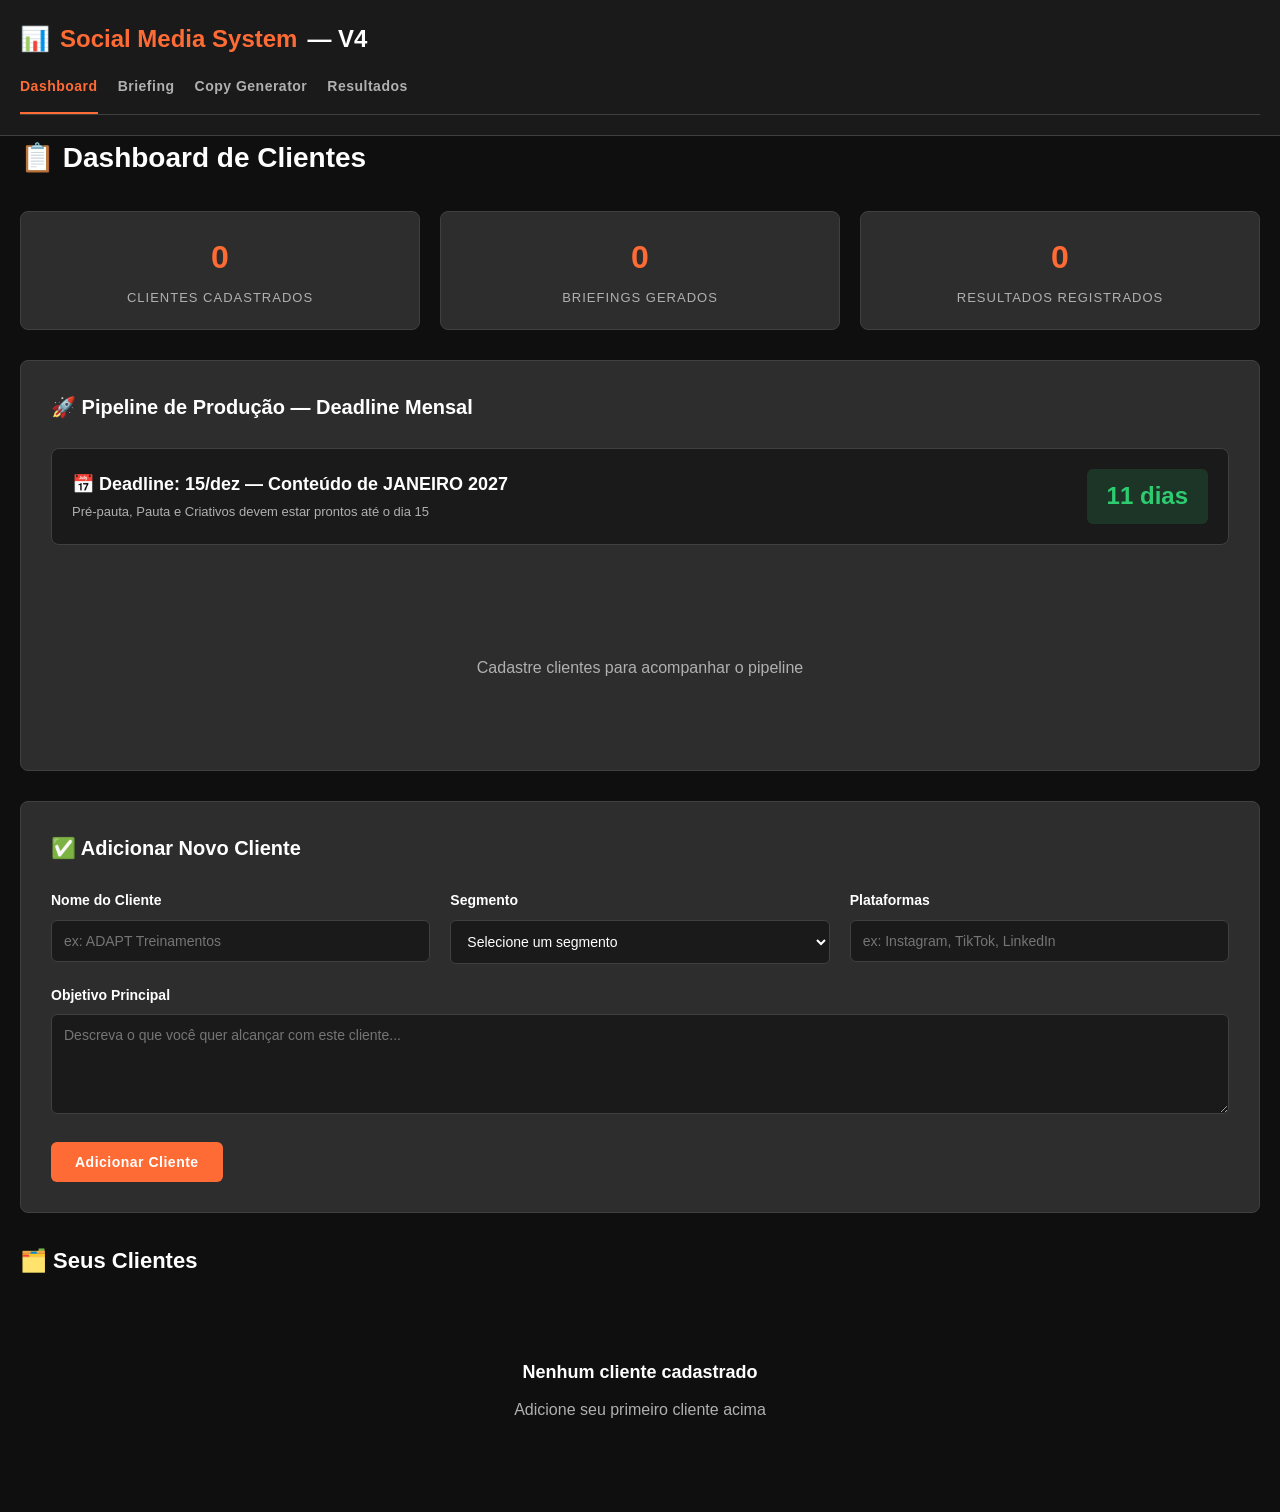
<file: .agents/skills/geral-social-media-system/assets/social-media-system.html>
<!DOCTYPE html>
<html lang="pt-BR">
<head>
    <meta charset="UTF-8">
    <meta name="viewport" content="width=device-width, initial-scale=1.0">
    <title>Social Media System — V4</title>
    <style>
        * { margin: 0; padding: 0; box-sizing: border-box; }

        :root {
            --primary: #1a1a1a;
            --secondary: #2d2d2d;
            --accent: #ff6b35;
            --success: #2ecc71;
            --warning: #f39c12;
            --border: #404040;
            --text-primary: #ffffff;
            --text-secondary: #b0b0b0;
            --bg: #0f0f0f;
        }

        body {
            font-family: -apple-system, BlinkMacSystemFont, 'Segoe UI', 'Helvetica Neue', sans-serif;
            background: var(--bg);
            color: var(--text-primary);
            line-height: 1.6;
        }

        .container { max-width: 1400px; margin: 0 auto; padding: 0 20px; }

        /* HEADER */
        header {
            background: var(--primary);
            border-bottom: 1px solid var(--border);
            padding: 20px 0;
            position: sticky;
            top: 0;
            z-index: 100;
        }

        header h1 {
            font-size: 24px;
            font-weight: 700;
            display: flex;
            align-items: center;
            gap: 10px;
            margin-bottom: 15px;
        }

        header h1 span { color: var(--accent); }

        .tab-navigation {
            display: flex;
            gap: 20px;
            border-bottom: 1px solid var(--border);
            padding-bottom: 15px;
        }

        .tab-btn {
            background: none;
            border: none;
            color: var(--text-secondary);
            cursor: pointer;
            font-size: 14px;
            font-weight: 600;
            padding: 5px 0;
            transition: color 0.3s ease;
            position: relative;
            white-space: nowrap;
        }

        .tab-btn:hover { color: var(--accent); }
        .tab-btn.active { color: var(--accent); }
        .tab-btn.active::after {
            content: '';
            position: absolute;
            bottom: -15px;
            left: 0;
            right: 0;
            height: 2px;
            background: var(--accent);
        }

        /* MAIN */
        main { padding: 40px 0; min-height: calc(100vh - 200px); }
        .tab-content { display: none; }
        .tab-content.active { display: block; animation: fadeIn 0.3s ease; }

        @keyframes fadeIn { from { opacity: 0; } to { opacity: 1; } }

        /* GRID E CARDS */
        .grid {
            display: grid;
            grid-template-columns: repeat(auto-fill, minmax(300px, 1fr));
            gap: 20px;
            margin-bottom: 30px;
        }

        .card {
            background: var(--secondary);
            border: 1px solid var(--border);
            border-radius: 8px;
            padding: 20px;
            transition: all 0.3s ease;
        }

        .card:hover { border-color: var(--accent); transform: translateY(-2px); }
        .card h3 { font-size: 16px; font-weight: 600; margin-bottom: 10px; }

        .card-meta {
            font-size: 13px;
            color: var(--text-secondary);
            margin-bottom: 15px;
            display: flex;
            justify-content: space-between;
            flex-wrap: wrap;
            gap: 10px;
        }

        .badge {
            display: inline-block;
            padding: 4px 10px;
            border-radius: 4px;
            font-size: 11px;
            font-weight: 600;
            text-transform: uppercase;
        }

        .badge-segment { background: rgba(255, 107, 53, 0.2); color: var(--accent); }
        .badge-pending { background: rgba(243, 156, 18, 0.2); color: var(--warning); }
        .badge-done { background: rgba(46, 204, 113, 0.2); color: var(--success); }

        /* FORMS */
        .form-section {
            background: var(--secondary);
            border: 1px solid var(--border);
            border-radius: 8px;
            padding: 30px;
            margin-bottom: 30px;
        }

        .form-section h2 {
            font-size: 20px;
            font-weight: 700;
            margin-bottom: 25px;
            display: flex;
            align-items: center;
            gap: 10px;
        }

        .form-group { margin-bottom: 20px; }

        label {
            display: block;
            font-size: 14px;
            font-weight: 600;
            margin-bottom: 8px;
        }

        input[type="text"],
        input[type="date"],
        select,
        textarea {
            width: 100%;
            padding: 12px;
            background: var(--primary);
            border: 1px solid var(--border);
            border-radius: 6px;
            color: var(--text-primary);
            font-family: inherit;
            font-size: 14px;
            transition: border-color 0.3s ease;
        }

        input:focus, select:focus, textarea:focus {
            outline: none;
            border-color: var(--accent);
            box-shadow: 0 0 0 3px rgba(255, 107, 53, 0.1);
        }

        textarea { resize: vertical; min-height: 100px; }

        .form-row {
            display: grid;
            grid-template-columns: repeat(auto-fit, minmax(250px, 1fr));
            gap: 20px;
        }

        /* BUTTONS */
        button {
            padding: 12px 24px;
            border: none;
            border-radius: 6px;
            font-weight: 600;
            font-size: 14px;
            cursor: pointer;
            transition: all 0.3s ease;
            letter-spacing: 0.5px;
        }

        .btn-primary { background: var(--accent); color: white; }
        .btn-primary:hover { background: #ff5520; transform: translateY(-2px); }

        .btn-secondary {
            background: var(--primary);
            color: var(--accent);
            border: 1px solid var(--accent);
        }

        .btn-secondary:hover { background: var(--accent); color: white; }
        .btn-small { padding: 8px 16px; font-size: 12px; }

        /* STATS */
        .stats-row {
            display: grid;
            grid-template-columns: repeat(auto-fit, minmax(200px, 1fr));
            gap: 20px;
            margin-bottom: 30px;
        }

        .stat-box {
            background: var(--secondary);
            border: 1px solid var(--border);
            border-radius: 8px;
            padding: 20px;
            text-align: center;
        }

        .stat-value { font-size: 32px; font-weight: 700; color: var(--accent); margin-bottom: 5px; }
        .stat-label { font-size: 13px; color: var(--text-secondary); text-transform: uppercase; letter-spacing: 1px; }

        /* OUTPUT BOX */
        .output-box {
            background: var(--primary);
            border: 1px solid var(--border);
            border-radius: 8px;
            padding: 20px;
            margin-top: 20px;
            font-family: 'Courier New', monospace;
            font-size: 13px;
            line-height: 1.8;
            max-height: 400px;
            overflow-y: auto;
            white-space: pre-wrap;
            word-break: break-word;
        }

        .output-box.highlight {
            border-color: var(--accent);
            background: rgba(255, 107, 53, 0.05);
        }

        .copy-btn {
            background: var(--accent);
            color: white;
            padding: 8px 16px;
            border: none;
            border-radius: 4px;
            font-size: 12px;
            font-weight: 600;
            cursor: pointer;
            margin-top: 10px;
        }

        .copy-btn:hover { background: #ff5520; }

        /* FRAMEWORK SELECTOR */
        .framework-grid {
            display: grid;
            grid-template-columns: repeat(auto-fit, minmax(150px, 1fr));
            gap: 15px;
            margin-bottom: 20px;
        }

        .framework-option {
            background: var(--primary);
            border: 2px solid var(--border);
            border-radius: 6px;
            padding: 15px;
            cursor: pointer;
            transition: all 0.3s ease;
            text-align: center;
        }

        .framework-option:hover { border-color: var(--accent); }
        .framework-option.selected { border-color: var(--accent); background: rgba(255, 107, 53, 0.1); }
        .framework-option input[type="radio"] { display: none; }

        /* RESULT ITEM */
        .result-item {
            background: var(--primary);
            border: 1px solid var(--border);
            border-radius: 6px;
            padding: 15px;
            margin-bottom: 15px;
        }

        .result-item strong { color: var(--accent); display: block; margin-bottom: 8px; }
        .result-item p { font-size: 13px; color: var(--text-secondary); margin-bottom: 8px; }

        /* EMPTY STATE */
        .empty-state { text-align: center; padding: 60px 20px; color: var(--text-secondary); }
        .empty-state h3 { font-size: 18px; margin-bottom: 10px; color: var(--text-primary); }

        /* TOAST */
        .toast {
            position: fixed;
            bottom: 20px;
            right: 20px;
            background: var(--success);
            color: white;
            padding: 16px 24px;
            border-radius: 6px;
            z-index: 1000;
            animation: slideUp 0.3s ease;
            font-weight: 600;
        }

        @keyframes slideUp {
            from { transform: translateY(100px); opacity: 0; }
            to { transform: translateY(0); opacity: 1; }
        }

        /* SECTION TITLES */
        .section-title {
            font-size: 28px;
            font-weight: 700;
            margin-bottom: 30px;
        }

        /* PIPELINE */
        .pipeline-section { margin-bottom: 30px; }

        .deadline-banner {
            background: var(--primary);
            border: 1px solid var(--border);
            border-radius: 8px;
            padding: 20px;
            margin-bottom: 20px;
            display: flex;
            justify-content: space-between;
            align-items: center;
            flex-wrap: wrap;
            gap: 15px;
        }

        .deadline-info { display: flex; flex-direction: column; gap: 4px; }
        .deadline-title { font-size: 18px; font-weight: 700; }
        .deadline-sub { font-size: 13px; color: var(--text-secondary); }

        .deadline-countdown {
            font-size: 24px;
            font-weight: 700;
            padding: 8px 20px;
            border-radius: 6px;
            white-space: nowrap;
        }

        .deadline-ok { background: rgba(46, 204, 113, 0.15); color: var(--success); }
        .deadline-warn { background: rgba(243, 156, 18, 0.15); color: var(--warning); }
        .deadline-late { background: rgba(231, 76, 60, 0.15); color: #e74c3c; }

        .pipeline-card {
            background: var(--secondary);
            border: 1px solid var(--border);
            border-radius: 8px;
            padding: 20px;
        }

        .pipeline-card h4 { font-size: 15px; font-weight: 600; margin-bottom: 15px; }
        .pipeline-items { display: flex; flex-direction: column; gap: 10px; }

        .pipeline-item {
            display: flex;
            justify-content: space-between;
            align-items: center;
            padding: 10px 12px;
            background: var(--primary);
            border-radius: 6px;
            border: 1px solid var(--border);
            cursor: pointer;
            transition: all 0.2s ease;
            user-select: none;
        }

        .pipeline-item:hover { border-color: var(--accent); }
        .pipeline-item-label { font-size: 13px; font-weight: 600; }

        .pipeline-status {
            font-size: 11px;
            font-weight: 700;
            padding: 4px 10px;
            border-radius: 4px;
            text-transform: uppercase;
        }

        .pipeline-status.done { background: rgba(46, 204, 113, 0.2); color: var(--success); }
        .pipeline-status.pending { background: rgba(243, 156, 18, 0.2); color: var(--warning); }
        .pipeline-status.late { background: rgba(231, 76, 60, 0.2); color: #e74c3c; }

        .pipeline-progress {
            margin-top: 12px;
            background: var(--primary);
            border-radius: 4px;
            height: 6px;
            overflow: hidden;
        }

        .pipeline-progress-bar {
            height: 100%;
            border-radius: 4px;
            transition: width 0.3s ease;
        }

        /* RESPONSIVE */
        @media (max-width: 768px) {
            .grid { grid-template-columns: 1fr; }
            .form-row { grid-template-columns: 1fr; }
            .tab-navigation { gap: 10px; overflow-x: auto; }
            header h1 { font-size: 18px; }
            .deadline-banner { flex-direction: column; text-align: center; }
        }
    </style>
</head>
<body>
    <header>
        <div class="container">
            <h1>📊 <span>Social Media System</span> — V4</h1>
            <nav class="tab-navigation">
                <button class="tab-btn active" data-tab="dashboard">Dashboard</button>
                <button class="tab-btn" data-tab="briefing">Briefing</button>
                <button class="tab-btn" data-tab="copy-generator">Copy Generator</button>
                <button class="tab-btn" data-tab="resultados">Resultados</button>
            </nav>
        </div>
    </header>

    <main class="container">

        <!-- TAB 1: DASHBOARD -->
        <div id="dashboard" class="tab-content active">
            <h2 class="section-title">📋 Dashboard de Clientes</h2>

            <div class="stats-row">
                <div class="stat-box">
                    <div class="stat-value" id="totalClients">0</div>
                    <div class="stat-label">Clientes Cadastrados</div>
                </div>
                <div class="stat-box">
                    <div class="stat-value" id="totalBriefs">0</div>
                    <div class="stat-label">Briefings Gerados</div>
                </div>
                <div class="stat-box">
                    <div class="stat-value" id="totalResults">0</div>
                    <div class="stat-label">Resultados Registrados</div>
                </div>
            </div>

            <div class="form-section pipeline-section">
                <h2>🚀 Pipeline de Produção — Deadline Mensal</h2>
                <div class="deadline-banner" id="deadlineBanner"></div>
                <div id="pipelineGrid" class="grid"></div>
                <div id="pipelineEmpty"></div>
            </div>

            <div class="form-section">
                <h2>✅ Adicionar Novo Cliente</h2>
                <div class="form-row">
                    <div class="form-group">
                        <label>Nome do Cliente</label>
                        <input type="text" id="clientName" placeholder="ex: ADAPT Treinamentos">
                    </div>
                    <div class="form-group">
                        <label>Segmento</label>
                        <select id="clientSegment">
                            <option value="">Selecione um segmento</option>
                            <option value="Fitness/Saúde">Fitness/Saúde</option>
                            <option value="Distribuição">Distribuição</option>
                            <option value="Alimentos/Bebidas">Alimentos/Bebidas</option>
                            <option value="E-commerce">E-commerce</option>
                            <option value="Serviços">Serviços</option>
                            <option value="Educação">Educação</option>
                            <option value="Varejo">Varejo</option>
                            <option value="Outros">Outros</option>
                        </select>
                    </div>
                    <div class="form-group">
                        <label>Plataformas</label>
                        <input type="text" id="clientPlatforms" placeholder="ex: Instagram, TikTok, LinkedIn">
                    </div>
                </div>
                <div class="form-group">
                    <label>Objetivo Principal</label>
                    <textarea id="clientObjective" placeholder="Descreva o que você quer alcançar com este cliente..."></textarea>
                </div>
                <button class="btn-primary" onclick="addClient()">Adicionar Cliente</button>
            </div>

            <h2 style="font-size: 22px; margin-bottom: 20px;">🗂️ Seus Clientes</h2>
            <div id="clientsList" class="grid"></div>
        </div>

        <!-- TAB 2: BRIEFING -->
        <div id="briefing" class="tab-content">
            <h2 class="section-title">📋 Briefing Inteligente</h2>

            <div class="form-section">
                <h2>🎯 Preencha o Briefing</h2>

                <div class="form-group">
                    <label>Qual Cliente?</label>
                    <select id="briefingClient">
                        <option value="">Selecione um cliente</option>
                    </select>
                </div>

                <div class="form-row">
                    <div class="form-group">
                        <label>Tipo de Conteúdo</label>
                        <select id="contentType">
                            <option value="Post Feed">Post Feed</option>
                            <option value="Stories">Stories</option>
                            <option value="Reels/TikTok">Reels/TikTok</option>
                            <option value="Carrossel">Carrossel</option>
                            <option value="Link Post">Link Post</option>
                        </select>
                    </div>
                    <div class="form-group">
                        <label>Objetivo deste Conteúdo</label>
                        <select id="contentObjective">
                            <option value="Awareness">Awareness (Conhecimento)</option>
                            <option value="Engagement">Engagement (Engajamento)</option>
                            <option value="Conversão">Conversão (Venda/Ação)</option>
                            <option value="Retenção">Retenção (Fidelização)</option>
                            <option value="Educação">Educação (Valor)</option>
                        </select>
                    </div>
                </div>

                <div class="form-group">
                    <label>📖 Contexto Estratégico</label>
                    <textarea id="briefingContext" placeholder="Por que estamos criando este conteúdo? Qual é o pano de fundo? Que problema resolvemos? O que diferencia este cliente?"></textarea>
                </div>

                <div class="form-group">
                    <label>💬 Mensagem Principal</label>
                    <textarea id="briefingMessage" placeholder="Qual é a ideia central? O que queremos que o público sinta ou faça?"></textarea>
                </div>

                <div class="form-row">
                    <div class="form-group">
                        <label>🎨 Tom de Voz</label>
                        <select id="toneOfVoice">
                            <option value="Profissional">Profissional</option>
                            <option value="Amigável">Amigável</option>
                            <option value="Criativo">Criativo</option>
                            <option value="Urgente">Urgente</option>
                            <option value="Educativo">Educativo</option>
                            <option value="Inspiracional">Inspiracional</option>
                        </select>
                    </div>
                    <div class="form-group">
                        <label>👥 Público-Alvo</label>
                        <input type="text" id="targetAudience" placeholder="ex: Mulheres 25-40, PMEs, Fitness enthusiasts">
                    </div>
                </div>

                <div class="form-group">
                    <label>⚠️ Pontos de Atenção</label>
                    <textarea id="briefingWarnings" placeholder="O que NÃO fazer? Que palavras evitar? Que tom NÃO funciona com este cliente?"></textarea>
                </div>

                <button class="btn-primary" onclick="generateBriefing()">Gerar Briefing Estruturado</button>
            </div>

            <div id="briefingOutput"></div>
        </div>

        <!-- TAB 3: COPY GENERATOR -->
        <div id="copy-generator" class="tab-content">
            <h2 class="section-title">✍️ Gerador de Copy</h2>

            <div class="form-section">
                <h2>🎨 Escolha o Framework</h2>
                <div class="framework-grid">
                    <label class="framework-option selected">
                        <input type="radio" name="framework" value="AIDA" checked>
                        <div style="font-weight: 700; margin-bottom: 8px;">AIDA</div>
                        <div style="font-size: 11px; color: var(--text-secondary);">Atenção → Interesse → Desejo → Ação</div>
                    </label>
                    <label class="framework-option">
                        <input type="radio" name="framework" value="PAS">
                        <div style="font-weight: 700; margin-bottom: 8px;">PAS</div>
                        <div style="font-size: 11px; color: var(--text-secondary);">Problema → Agitação → Solução</div>
                    </label>
                    <label class="framework-option">
                        <input type="radio" name="framework" value="Storytelling">
                        <div style="font-weight: 700; margin-bottom: 8px;">Story</div>
                        <div style="font-size: 11px; color: var(--text-secondary);">Personagem → Conflito → Resolução</div>
                    </label>
                    <label class="framework-option">
                        <input type="radio" name="framework" value="Prova Social">
                        <div style="font-weight: 700; margin-bottom: 8px;">Prova Social</div>
                        <div style="font-size: 11px; color: var(--text-secondary);">Resultado → Evidência → CTA</div>
                    </label>
                </div>

                <div class="form-row">
                    <div class="form-group">
                        <label>Qual Cliente?</label>
                        <select id="copyClient">
                            <option value="">Selecione um cliente</option>
                        </select>
                    </div>
                    <div class="form-group">
                        <label>Formato</label>
                        <select id="copyFormat">
                            <option value="Curta (até 30 palavras)">Curta (até 30 palavras)</option>
                            <option value="Média (até 150 palavras)">Média (até 150 palavras)</option>
                            <option value="Longa (até 300 palavras)">Longa (até 300 palavras)</option>
                            <option value="CTA puro">CTA puro</option>
                        </select>
                    </div>
                </div>

                <div class="form-group">
                    <label>Ideia / Produto / Serviço</label>
                    <textarea id="copyIdea" placeholder="O que você quer vender ou promover? Qual é a proposta de valor?"></textarea>
                </div>

                <div class="form-group">
                    <label>Detalhes Importantes</label>
                    <textarea id="copyDetails" placeholder="Benefícios-chave, diferenciais, números, características especiais..."></textarea>
                </div>

                <button class="btn-primary" onclick="generateCopy()">Gerar Copy</button>
            </div>

            <div id="copyOutput"></div>
        </div>

        <!-- TAB 4: RESULTADOS -->
        <div id="resultados" class="tab-content">
            <h2 class="section-title">📈 Rastreador de Resultados</h2>

            <div class="form-section">
                <h2>🔖 Registrar Resultado</h2>

                <div class="form-row">
                    <div class="form-group">
                        <label>Cliente</label>
                        <select id="resultClient">
                            <option value="">Selecione um cliente</option>
                        </select>
                    </div>
                    <div class="form-group">
                        <label>Data</label>
                        <input type="date" id="resultDate">
                    </div>
                </div>

                <div class="form-group">
                    <label>Conteúdo / Campanha</label>
                    <input type="text" id="resultContent" placeholder="ex: Reels — Série Dicas de Treino">
                </div>

                <div class="form-row">
                    <div class="form-group">
                        <label>Métrica Principal</label>
                        <input type="text" id="resultMetric" placeholder="ex: Engajamento, Cliques, Conversões, Reach">
                    </div>
                    <div class="form-group">
                        <label>Resultado</label>
                        <input type="text" id="resultNumber" placeholder="ex: 1.245 ou 15%">
                    </div>
                </div>

                <div class="form-group">
                    <label>O que Funcionou?</label>
                    <textarea id="resultSuccess" placeholder="Por que funcionou? O que podemos repetir? Que padrão vemos?"></textarea>
                </div>

                <div class="form-group">
                    <label>Próximos Passos</label>
                    <textarea id="resultNext" placeholder="Como replicar? O que melhorar? Que teste fazer?"></textarea>
                </div>

                <button class="btn-primary" onclick="addResult()">Registrar Resultado</button>
            </div>

            <div id="resultsList"></div>
        </div>

    </main>

    <script>
        // DADOS (persistência via localStorage)
        let clients  = JSON.parse(localStorage.getItem('v4sm_clients'))  || [];
        let briefs   = JSON.parse(localStorage.getItem('v4sm_briefs'))   || [];
        let results  = JSON.parse(localStorage.getItem('v4sm_results'))  || [];
        let pipeline = JSON.parse(localStorage.getItem('v4sm_pipeline')) || {};

        // INIT
        document.addEventListener('DOMContentLoaded', () => {
            setupTabs();
            setupFrameworkSelect();
            updateDashboard();
            updatePipeline();
            populateClientSelects();
            displayResults();
            document.getElementById('resultDate').valueAsDate = new Date();
        });

        // TABS
        function setupTabs() {
            document.querySelectorAll('.tab-btn').forEach(btn => {
                btn.addEventListener('click', () => {
                    document.querySelectorAll('.tab-btn').forEach(b => b.classList.remove('active'));
                    document.querySelectorAll('.tab-content').forEach(c => c.classList.remove('active'));
                    btn.classList.add('active');
                    document.getElementById(btn.dataset.tab).classList.add('active');
                });
            });
        }

        function setupFrameworkSelect() {
            document.querySelectorAll('.framework-option input[type="radio"]').forEach(radio => {
                radio.addEventListener('change', function() {
                    document.querySelectorAll('.framework-option').forEach(opt => opt.classList.remove('selected'));
                    this.closest('.framework-option').classList.add('selected');
                });
            });
        }

        // ─── CLIENTES ───────────────────────────────────────────────────────────────

        function addClient() {
            const name      = document.getElementById('clientName').value.trim();
            const segment   = document.getElementById('clientSegment').value;
            const platforms = document.getElementById('clientPlatforms').value.trim();
            const objective = document.getElementById('clientObjective').value.trim();

            if (!name || !segment || !platforms || !objective) {
                showToast('Preencha todos os campos!', 'error');
                return;
            }

            clients.push({ id: Date.now(), name, segment, platforms, objective, created: new Date().toLocaleDateString('pt-BR') });
            localStorage.setItem('v4sm_clients', JSON.stringify(clients));

            ['clientName', 'clientPlatforms', 'clientObjective'].forEach(id => document.getElementById(id).value = '');
            document.getElementById('clientSegment').value = '';

            updateDashboard();
            updatePipeline();
            populateClientSelects();
            showToast('Cliente adicionado!');
        }

        function deleteClient(id) {
            if (!confirm('Remover este cliente?')) return;
            clients = clients.filter(c => c.id !== id);
            localStorage.setItem('v4sm_clients', JSON.stringify(clients));
            updateDashboard();
            updatePipeline();
            populateClientSelects();
            showToast('Cliente removido');
        }

        function updateDashboard() {
            document.getElementById('totalClients').textContent = clients.length;
            document.getElementById('totalBriefs').textContent  = briefs.length;
            document.getElementById('totalResults').textContent = results.length;

            const list = document.getElementById('clientsList');
            list.innerHTML = '';

            if (clients.length === 0) {
                list.innerHTML = '<div class="empty-state" style="grid-column:1/-1"><h3>Nenhum cliente cadastrado</h3><p>Adicione seu primeiro cliente acima</p></div>';
                return;
            }

            clients.forEach(c => {
                const nBriefs  = briefs.filter(b => b.clientId === c.id).length;
                const nResults = results.filter(r => r.clientId === c.id).length;
                const card = document.createElement('div');
                card.className = 'card';
                card.innerHTML = `
                    <h3>${c.name}</h3>
                    <div class="card-meta">
                        <span class="badge badge-segment">${c.segment}</span>
                        <span>${c.created}</span>
                    </div>
                    <p style="font-size:13px;color:var(--text-secondary);margin-bottom:8px;">📱 ${c.platforms}</p>
                    <p style="font-size:12px;margin-bottom:8px;">📋 ${nBriefs} Briefings &nbsp;|&nbsp; 📈 ${nResults} Resultados</p>
                    <p style="font-size:12px;color:var(--text-secondary);margin-bottom:15px;line-height:1.4;">${c.objective}</p>
                    <button class="btn-secondary btn-small" onclick="deleteClient(${c.id})">Remover</button>
                `;
                list.appendChild(card);
            });
        }

        function populateClientSelects() {
            ['briefingClient', 'copyClient', 'resultClient'].forEach(id => {
                const sel = document.getElementById(id);
                const current = sel.value;
                sel.innerHTML = '<option value="">Selecione um cliente</option>';
                clients.forEach(c => {
                    const opt = document.createElement('option');
                    opt.value = c.id;
                    opt.textContent = c.name;
                    sel.appendChild(opt);
                });
                sel.value = current;
            });
        }

        // ─── BRIEFING ───────────────────────────────────────────────────────────────

        function generateBriefing() {
            const clientId = document.getElementById('briefingClient').value;
            const context  = document.getElementById('briefingContext').value.trim();
            const message  = document.getElementById('briefingMessage').value.trim();

            if (!clientId || !context || !message) {
                showToast('Preencha Cliente, Contexto e Mensagem!', 'error');
                return;
            }

            const client = clients.find(c => c.id == clientId);
            const brief  = {
                id:          Date.now(),
                clientId:    parseInt(clientId),
                clientName:  client.name,
                contentType: document.getElementById('contentType').value,
                objective:   document.getElementById('contentObjective').value,
                context,
                message,
                tone:        document.getElementById('toneOfVoice').value,
                audience:    document.getElementById('targetAudience').value.trim(),
                warnings:    document.getElementById('briefingWarnings').value.trim(),
                created:     new Date().toLocaleDateString('pt-BR')
            };

            briefs.push(brief);
            localStorage.setItem('v4sm_briefs', JSON.stringify(briefs));

            const text = `📋 BRIEFING ESTRUTURADO — ${brief.clientName}
────────────────────────────────────────────

🎯 OBJETIVO DO CONTEÚDO
${brief.objective}

📖 CONTEXTO ESTRATÉGICO
${brief.context}

💬 MENSAGEM PRINCIPAL
"${brief.message}"

👥 PÚBLICO-ALVO
${brief.audience || 'Não especificado'}

🎨 TOM DE VOZ
${brief.tone}

📱 TIPO DE CONTEÚDO
${brief.contentType}

⚠️ PONTOS DE ATENÇÃO
${brief.warnings || 'Nenhum aviso específico'}

────────────────────────────────────────────
✅ Briefing gerado em ${brief.created}`;

            document.getElementById('briefingOutput').innerHTML = `
                <div class="form-section" style="margin-top:30px;">
                    <div class="output-box highlight" id="briefingText">${text}</div>
                    <button class="copy-btn" onclick="copyEl('briefingText')">📋 Copiar Briefing</button>
                </div>
            `;

            clearForm(['briefingClient', 'briefingContext', 'briefingMessage', 'targetAudience', 'briefingWarnings']);
            updateDashboard();
            showToast('Briefing gerado!');
        }

        // ─── COPY GENERATOR ─────────────────────────────────────────────────────────

        function generateCopy() {
            const clientId = document.getElementById('copyClient').value;
            const idea     = document.getElementById('copyIdea').value.trim();
            const details  = document.getElementById('copyDetails').value.trim();
            const format   = document.getElementById('copyFormat').value;

            if (!clientId || !idea) {
                showToast('Selecione um cliente e descreva a ideia!', 'error');
                return;
            }

            const client    = clients.find(c => c.id == clientId);
            const framework = document.querySelector('input[name="framework"]:checked').value;
            let variations  = [];

            const d = details || 'benefícios exclusivos do produto/serviço';

            if (framework === 'AIDA') {
                variations = [
                    { label: 'Variação 1 — Gancho de curiosidade', text: `Você já se perguntou por que ${idea}?\n\n${d}\n\nNão perca essa oportunidade. 👉 Clique no link da bio!` },
                    { label: 'Variação 2 — Urgência + Desejo', text: `🔥 ${idea}\n\n${d}\n\nVagas limitadas. Garanta a sua agora! ⬇️` },
                    { label: 'Variação 3 — Benefício direto', text: `Quer ${idea}?\n\n✅ ${d}\n\nChega de esperar. Comece hoje. 🚀` }
                ];
            } else if (framework === 'PAS') {
                variations = [
                    { label: 'Variação 1 — Dor direta', text: `Ainda sofrendo com ${idea}?\n\n⚡ Isso custa caro: ${d}\n\nA solução chegou. Descubra aqui 👇` },
                    { label: 'Variação 2 — Agitação emocional', text: `${idea} te trava todo dia?\n\nA verdade é que ${d}\n\nMas existe saída. Vem ver 👇` },
                    { label: 'Variação 3 — Solução no foco', text: `Problema: ${idea}\n\n❌ Sem ${d}, você fica pra trás.\n\n✅ Com a gente, não. Saiba como 👇` }
                ];
            } else if (framework === 'Storytelling') {
                variations = [
                    { label: 'Variação 1 — Transformação pessoal', text: `Era uma vez alguém que também tinha ${idea}...\n\nAté que descobriu: ${d}\n\nE nunca mais voltou. A sua história começa aqui. ✨` },
                    { label: 'Variação 2 — Conflito e virada', text: `${idea} — essa era a realidade.\n\nO conflito: ${d}\n\nA virada: tudo mudou quando tomou uma decisão. E a sua? 🔄` },
                    { label: 'Variação 3 — Identidade', text: `Quem disse que ${idea} é normal?\n\n${d}\n\nSua história merece um final diferente. Escreva aqui. 📖` }
                ];
            } else if (framework === 'Prova Social') {
                variations = [
                    { label: 'Variação 1 — Número como âncora', text: `+${d} pessoas já resolveram ${idea} com a gente.\n\n⭐ Resultados reais, sem promessa vazia.\n\nVocê é o próximo? 👇` },
                    { label: 'Variação 2 — Voz do cliente', text: `"${idea} deixou de ser problema depois que encontrei isso."\n\n— Cliente real.\n\n${d} ✅ Quer o mesmo resultado? Acesse agora.` },
                    { label: 'Variação 3 — Evidência + Convite', text: `Resultado provado: ${idea}\n\n📊 ${d}\n\nJunte-se a quem já chegou lá. 🏆 Vem com a gente!` }
                ];
            }

            const text = `✍️ COPY GENERATOR — ${client.name}
Framework: ${framework} | Formato: ${format}
────────────────────────────────────────────
${variations.map(v => `\n${v.label}\n${v.text}`).join('\n\n────────────────────────────────────────────')}

────────────────────────────────────────────
💡 Dica: Teste as 3 variações e compare o engajamento!`;

            document.getElementById('copyOutput').innerHTML = `
                <div class="form-section" style="margin-top:30px;">
                    <div class="output-box highlight" id="copyText">${text}</div>
                    <button class="copy-btn" onclick="copyEl('copyText')">📋 Copiar Todas</button>
                </div>
            `;

            showToast('Copy gerada!');
        }

        // ─── RESULTADOS ─────────────────────────────────────────────────────────────

        function addResult() {
            const clientId = document.getElementById('resultClient').value;
            const date     = document.getElementById('resultDate').value;
            const content  = document.getElementById('resultContent').value.trim();
            const metric   = document.getElementById('resultMetric').value.trim();
            const number   = document.getElementById('resultNumber').value.trim();

            if (!clientId || !date || !content || !metric || !number) {
                showToast('Preencha todos os campos obrigatórios!', 'error');
                return;
            }

            const client = clients.find(c => c.id == clientId);
            results.push({
                id:        Date.now(),
                clientId:  parseInt(clientId),
                clientName: client.name,
                date,
                content,
                metric,
                number,
                success:   document.getElementById('resultSuccess').value.trim(),
                next:      document.getElementById('resultNext').value.trim()
            });

            localStorage.setItem('v4sm_results', JSON.stringify(results));
            clearForm(['resultClient', 'resultContent', 'resultMetric', 'resultNumber', 'resultSuccess', 'resultNext']);
            document.getElementById('resultDate').valueAsDate = new Date();
            displayResults();
            updateDashboard();
            showToast('Resultado registrado!');
        }

        function displayResults() {
            const list = document.getElementById('resultsList');
            list.innerHTML = '';

            if (results.length === 0) {
                list.innerHTML = '<div class="empty-state"><h3>Nenhum resultado registrado</h3><p>Comece a acompanhar seus resultados acima</p></div>';
                return;
            }

            [...results].sort((a, b) => new Date(b.date) - new Date(a.date)).forEach(r => {
                const div = document.createElement('div');
                div.className = 'result-item';
                div.innerHTML = `
                    <strong>${r.clientName} — ${new Date(r.date + 'T00:00:00').toLocaleDateString('pt-BR')}</strong>
                    <p><strong style="color:#fff">Conteúdo:</strong> ${r.content}</p>
                    <p><strong style="color:#fff">Métrica:</strong> ${r.metric}</p>
                    <p><strong style="color:var(--accent);font-size:16px;">Resultado: ${r.number}</strong></p>
                    ${r.success ? `<p><strong style="color:#fff">O que funcionou:</strong> ${r.success}</p>` : ''}
                    ${r.next    ? `<p><strong style="color:#fff">Próximos passos:</strong> ${r.next}</p>`    : ''}
                    <button class="btn-secondary btn-small" onclick="deleteResult(${r.id})" style="margin-top:10px;">Remover</button>
                `;
                list.appendChild(div);
            });
        }

        function deleteResult(id) {
            if (!confirm('Remover este resultado?')) return;
            results = results.filter(r => r.id !== id);
            localStorage.setItem('v4sm_results', JSON.stringify(results));
            displayResults();
            updateDashboard();
            showToast('Resultado removido');
        }

        // ─── PIPELINE DE PRODUÇÃO ────────────────────────────────────────────────────

        const MONTH_NAMES = ['Janeiro','Fevereiro','Março','Abril','Maio','Junho','Julho','Agosto','Setembro','Outubro','Novembro','Dezembro'];
        const MONTH_SHORT = ['jan','fev','mar','abr','mai','jun','jul','ago','set','out','nov','dez'];

        function getDeadlineInfo() {
            const today = new Date();
            const year = today.getFullYear();
            const month = today.getMonth();
            const deadline = new Date(year, month, 15, 23, 59, 59);
            const targetMonth = (month + 1) % 12;
            const targetYear = month === 11 ? year + 1 : year;
            const diffMs = deadline.getTime() - today.getTime();
            const diffDays = Math.ceil(diffMs / (1000 * 60 * 60 * 24));
            const cycleKey = `${targetYear}-${String(targetMonth + 1).padStart(2, '0')}`;
            return { deadline, deadlineStr: `15/${MONTH_SHORT[month]}`, targetMonthName: MONTH_NAMES[targetMonth], targetYear, diffDays, isLate: diffDays < 0, cycleKey };
        }

        function getPipelineEntry(clientId, cycleKey) {
            const key = `${clientId}_${cycleKey}`;
            if (!pipeline[key]) pipeline[key] = { prePauta: false, pauta: false, criativos: false };
            return pipeline[key];
        }

        function togglePipelineStatus(clientId, field) {
            const info = getDeadlineInfo();
            const key = `${clientId}_${info.cycleKey}`;
            if (!pipeline[key]) pipeline[key] = { prePauta: false, pauta: false, criativos: false };
            pipeline[key][field] = !pipeline[key][field];
            localStorage.setItem('v4sm_pipeline', JSON.stringify(pipeline));
            updatePipeline();
        }

        function updatePipeline() {
            const info = getDeadlineInfo();
            const banner = document.getElementById('deadlineBanner');

            let countdownClass, countdownText;
            if (info.diffDays > 5) { countdownClass = 'deadline-ok'; countdownText = `${info.diffDays} dias`; }
            else if (info.diffDays > 0) { countdownClass = 'deadline-warn'; countdownText = `${info.diffDays} dias`; }
            else if (info.diffDays === 0) { countdownClass = 'deadline-warn'; countdownText = 'HOJE'; }
            else { countdownClass = 'deadline-late'; countdownText = `${Math.abs(info.diffDays)}d atrasado`; }

            banner.innerHTML = `
                <div class="deadline-info">
                    <div class="deadline-title">📅 Deadline: ${info.deadlineStr} — Conteúdo de ${info.targetMonthName.toUpperCase()} ${info.targetYear}</div>
                    <div class="deadline-sub">Pré-pauta, Pauta e Criativos devem estar prontos até o dia 15</div>
                </div>
                <div class="deadline-countdown ${countdownClass}">${countdownText}</div>
            `;

            const grid = document.getElementById('pipelineGrid');
            const empty = document.getElementById('pipelineEmpty');
            grid.innerHTML = '';

            if (clients.length === 0) {
                empty.innerHTML = '<div class="empty-state"><p style="color:var(--text-secondary)">Cadastre clientes para acompanhar o pipeline</p></div>';
                return;
            }
            empty.innerHTML = '';

            clients.forEach(c => {
                const entry = getPipelineEntry(c.id, info.cycleKey);
                const done = [entry.prePauta, entry.pauta, entry.criativos].filter(Boolean).length;
                const pct = Math.round((done / 3) * 100);
                const barColor = pct === 100 ? 'var(--success)' : info.isLate ? '#e74c3c' : 'var(--accent)';

                const makeItem = (isDone, field, label) => {
                    const cls = isDone ? 'done' : (info.isLate ? 'late' : 'pending');
                    const txt = isDone ? '✓ Pronto' : (info.isLate ? '✗ Atrasado' : '○ Pendente');
                    return `<div class="pipeline-item" onclick="togglePipelineStatus(${c.id},'${field}')">
                        <span class="pipeline-item-label">${label}</span>
                        <span class="pipeline-status ${cls}">${txt}</span>
                    </div>`;
                };

                const card = document.createElement('div');
                card.className = 'pipeline-card';
                card.innerHTML = `
                    <h4>${c.name} <span style="font-size:12px;color:var(--text-secondary);font-weight:400;">— ${info.targetMonthName}</span></h4>
                    <div class="pipeline-items">
                        ${makeItem(entry.prePauta, 'prePauta', 'Pré-pauta')}
                        ${makeItem(entry.pauta, 'pauta', 'Pauta')}
                        ${makeItem(entry.criativos, 'criativos', 'Criativos')}
                    </div>
                    <div class="pipeline-progress">
                        <div class="pipeline-progress-bar" style="width:${pct}%;background:${barColor};"></div>
                    </div>
                    <div style="text-align:right;margin-top:8px;font-size:12px;color:var(--text-secondary);">${done}/3 concluídos</div>
                `;
                grid.appendChild(card);
            });
        }

        // ─── UTILS ──────────────────────────────────────────────────────────────────

        function clearForm(ids) {
            ids.forEach(id => {
                const el = document.getElementById(id);
                if (el) el.value = '';
            });
        }

        function copyEl(elId) {
            const text = document.getElementById(elId).innerText;
            navigator.clipboard.writeText(text).then(() => showToast('Copiado!'));
        }

        function showToast(msg, type = 'success') {
            const t = document.createElement('div');
            t.className = 'toast';
            t.style.background = type === 'error' ? '#e74c3c' : 'var(--success)';
            t.textContent = msg;
            document.body.appendChild(t);
            setTimeout(() => t.remove(), 3000);
        }
    </script>
</body>
</html>
</file>
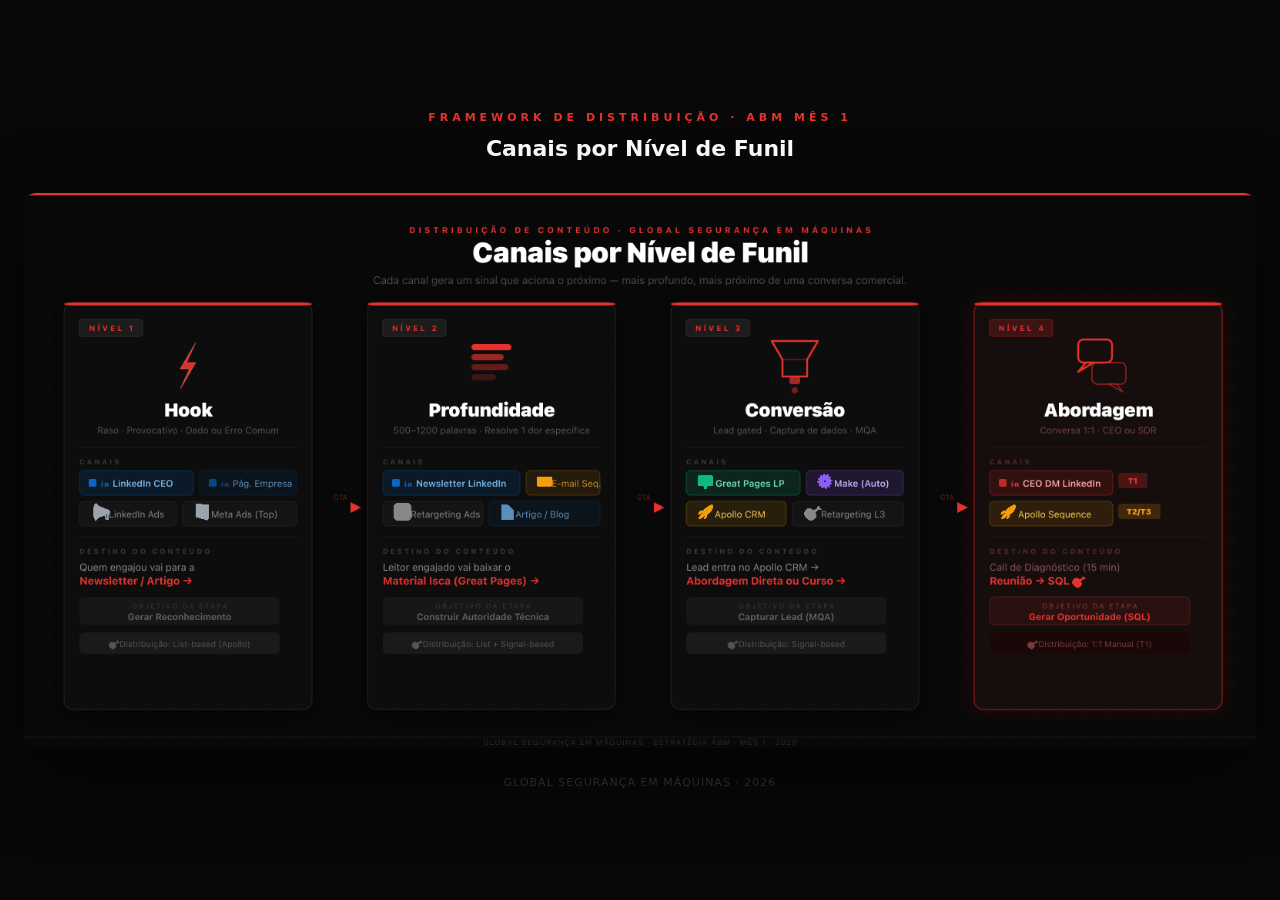
<file: squads/romans-empire/clientes/global-s-a-nr12/campanhas/canais-por-nivel.html>
<!DOCTYPE html>
<html lang="pt-BR">
<head>
  <meta charset="UTF-8">
  <meta name="viewport" content="width=device-width, initial-scale=1.0">
  <title>Canais por Nível de Funil — Global Segurança em Máquinas</title>
  <style>
    * { margin: 0; padding: 0; box-sizing: border-box; }
    body {
      background: #080808;
      min-height: 100vh;
      display: flex;
      flex-direction: column;
      align-items: center;
      justify-content: center;
      font-family: system-ui, -apple-system, sans-serif;
      padding: 40px 24px;
    }
    .label {
      font-size: 11px;
      font-weight: 700;
      letter-spacing: 4px;
      color: #E5322D;
      margin-bottom: 12px;
    }
    h1 {
      font-size: 22px;
      font-weight: 800;
      color: #ffffff;
      margin-bottom: 32px;
    }
    .img-wrap {
      width: 100%;
      max-width: 1400px;
      border-radius: 12px;
      overflow: hidden;
      box-shadow: 0 24px 80px rgba(0,0,0,0.7);
    }
    img {
      width: 100%;
      display: block;
    }
    footer {
      margin-top: 28px;
      font-size: 11px;
      color: #2a2a2a;
      letter-spacing: 1px;
    }
  </style>
</head>
<body>
  <p class="label">FRAMEWORK DE DISTRIBUIÇÃO · ABM MÊS 1</p>
  <h1>Canais por Nível de Funil</h1>
  <div class="img-wrap">
    <img src="canais-por-nivel-copy.png" alt="Canais por Nível de Funil — Global Segurança em Máquinas">
  </div>
  <footer>GLOBAL SEGURANÇA EM MÁQUINAS · 2026</footer>
</body>
</html>
</file>
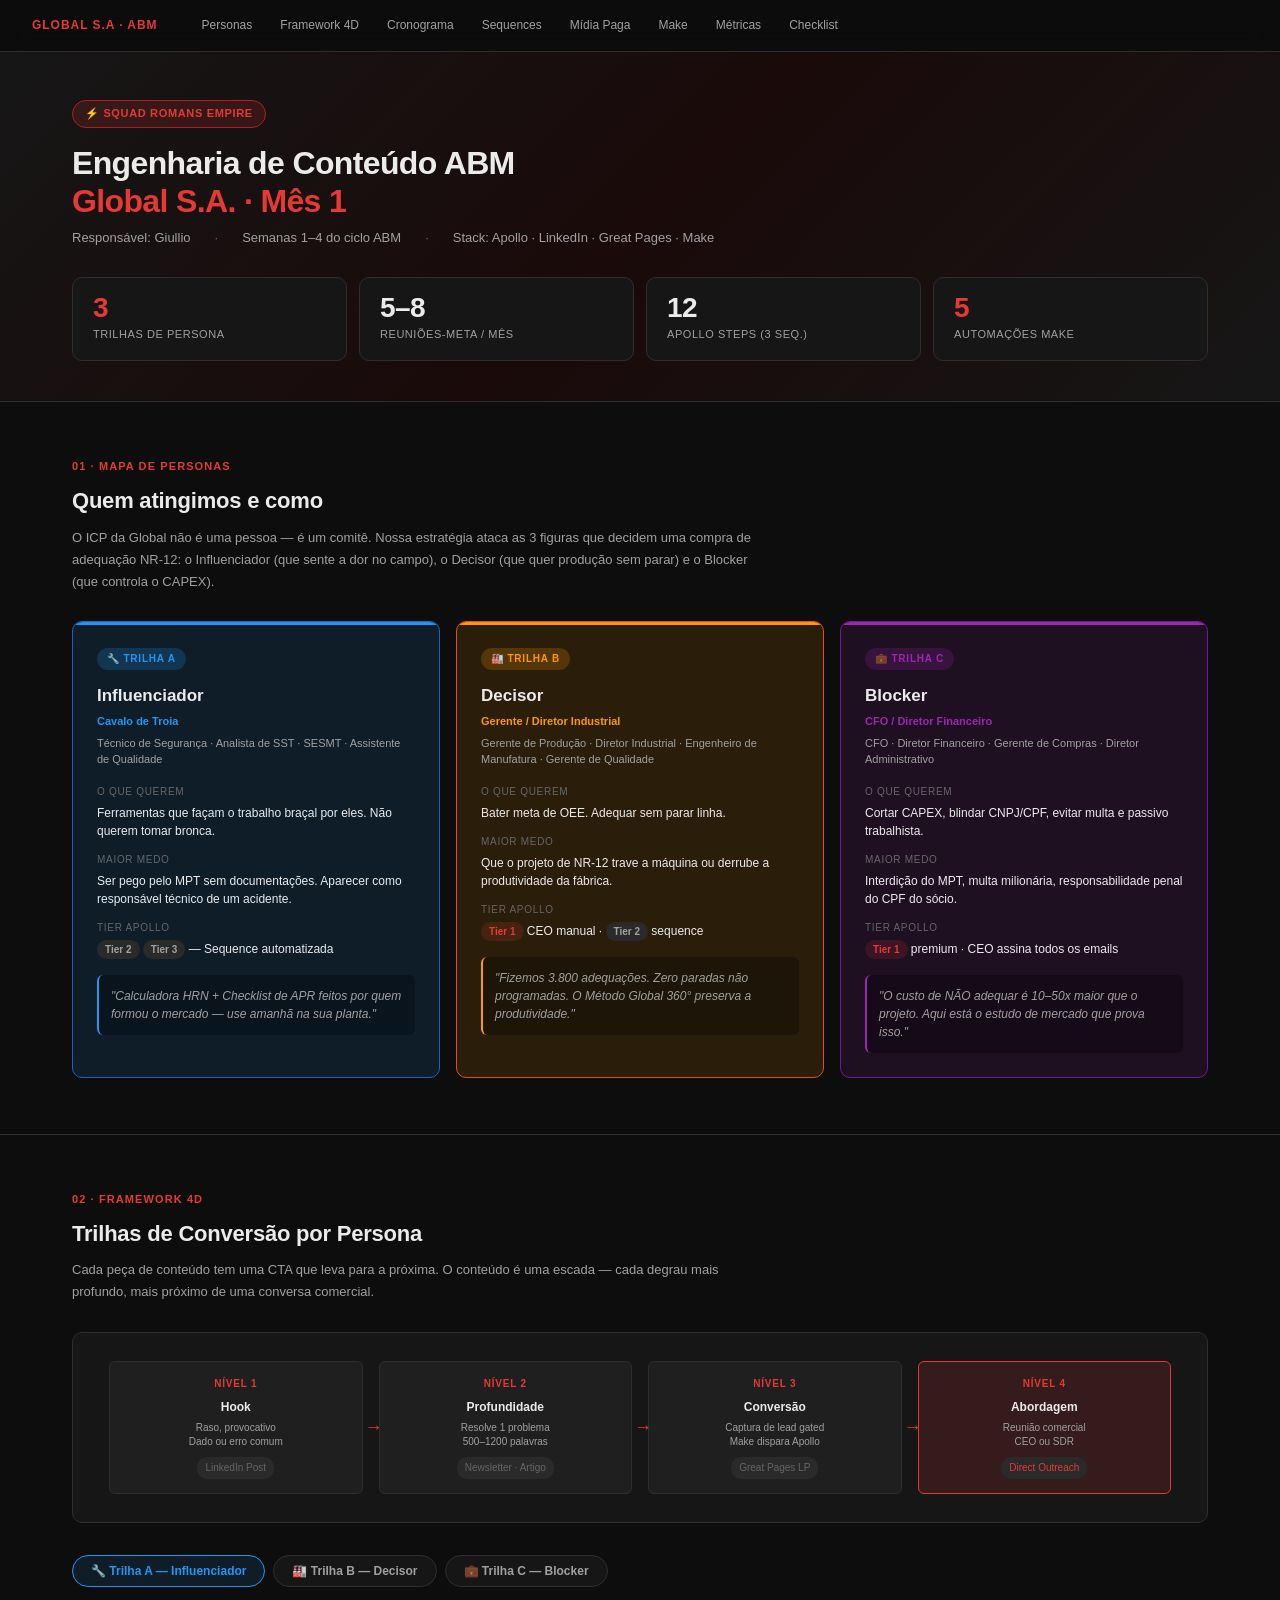
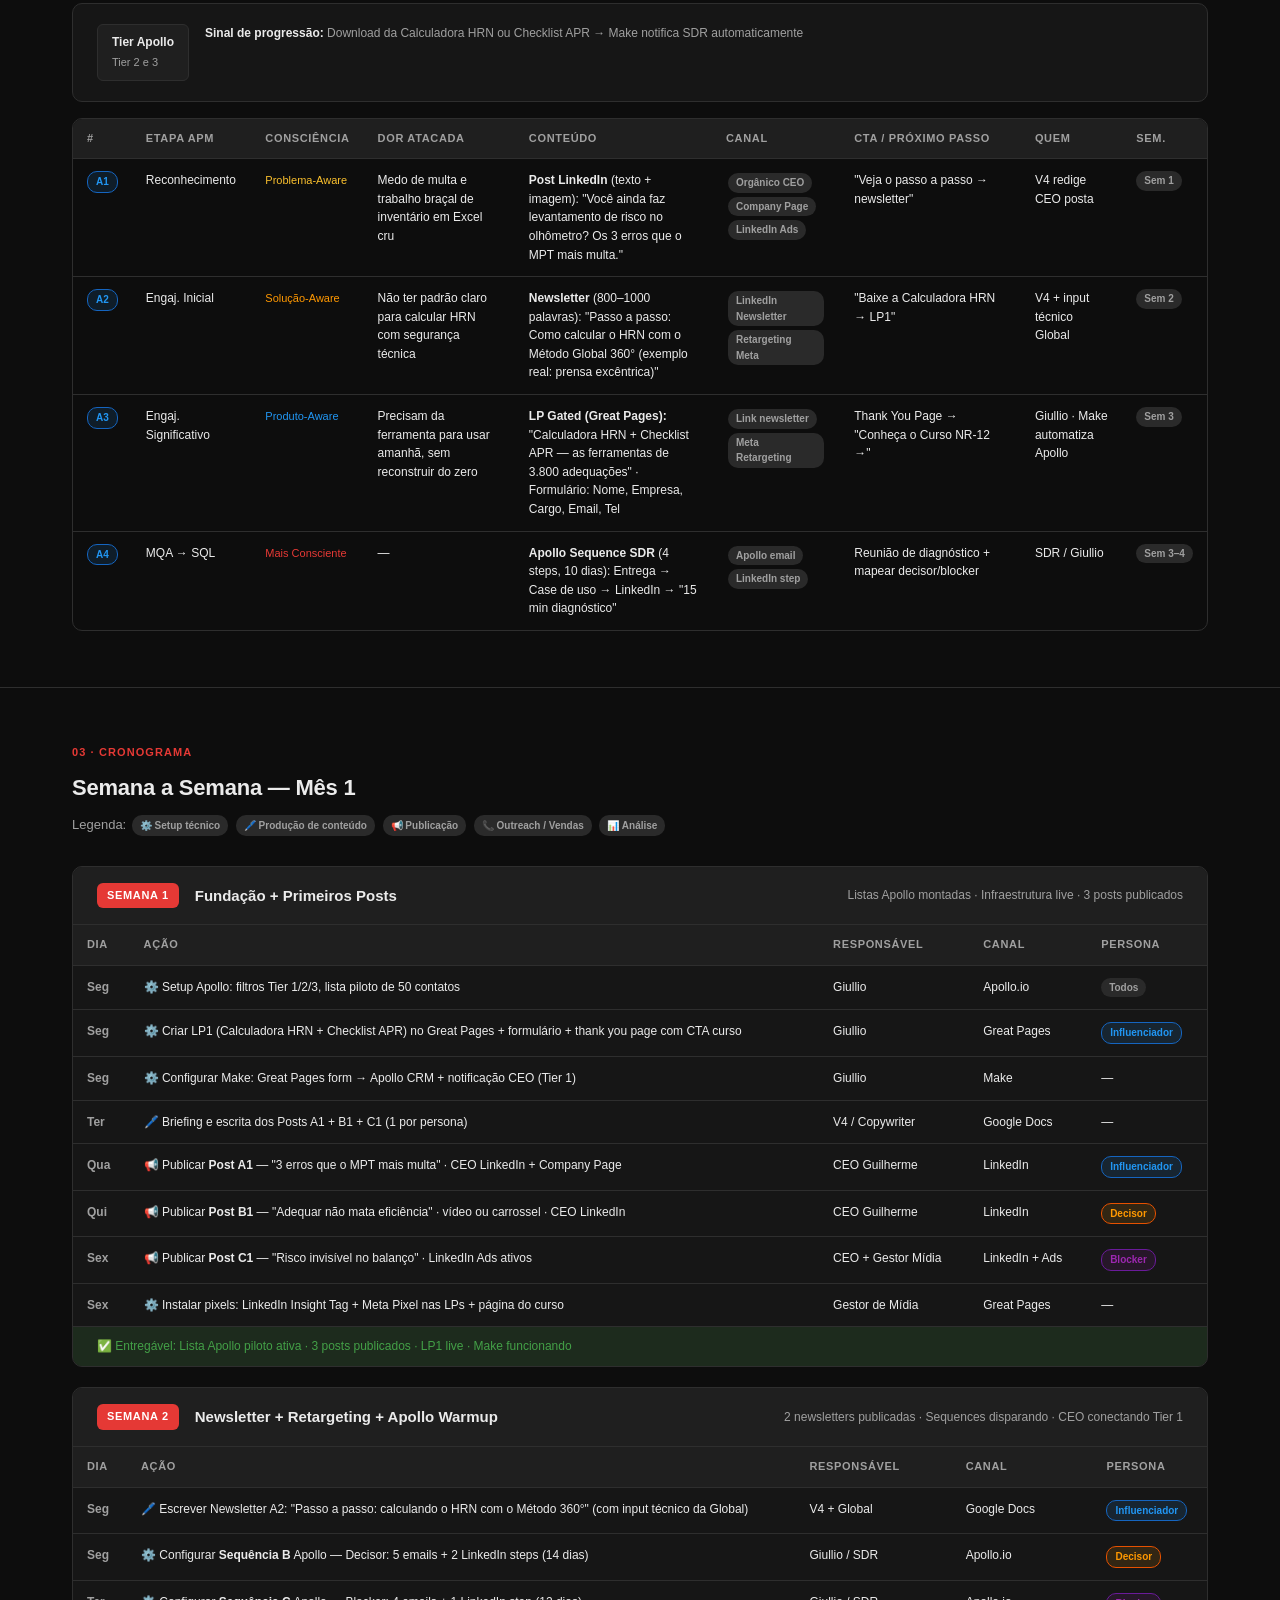
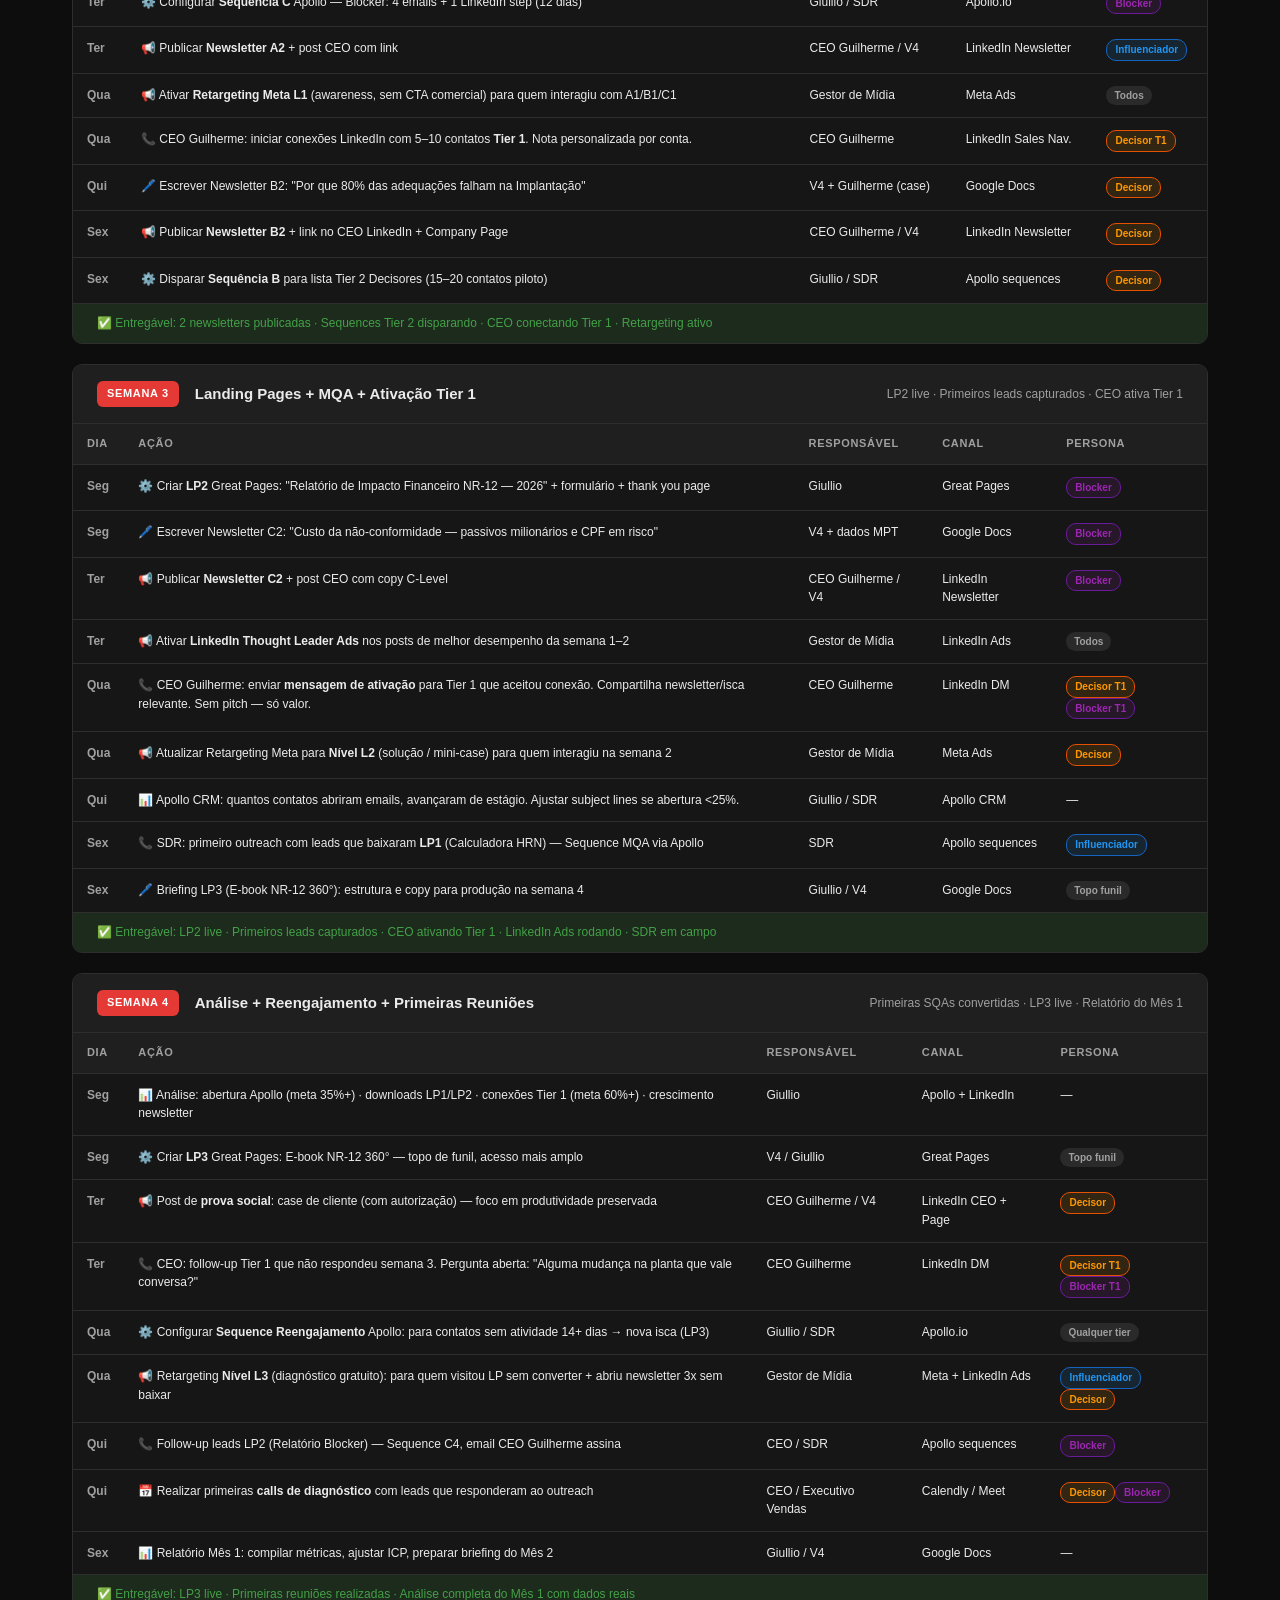
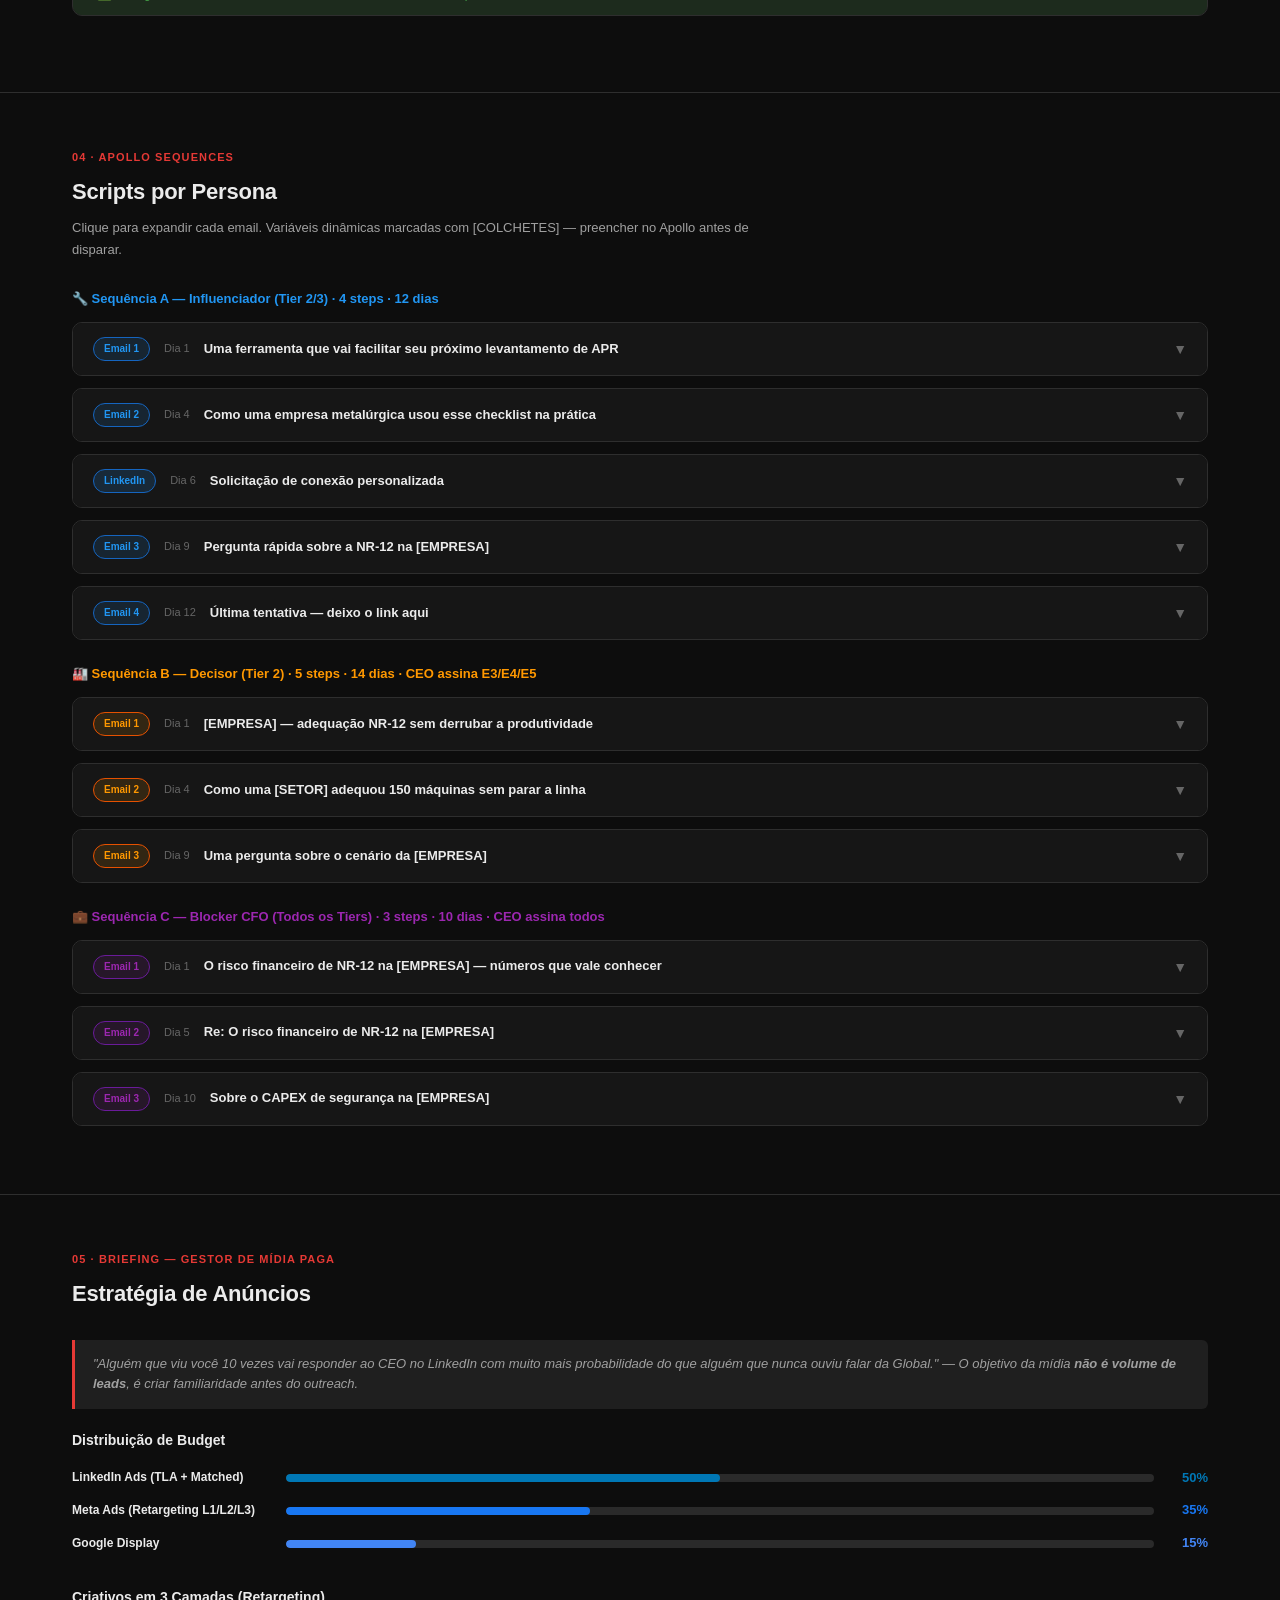
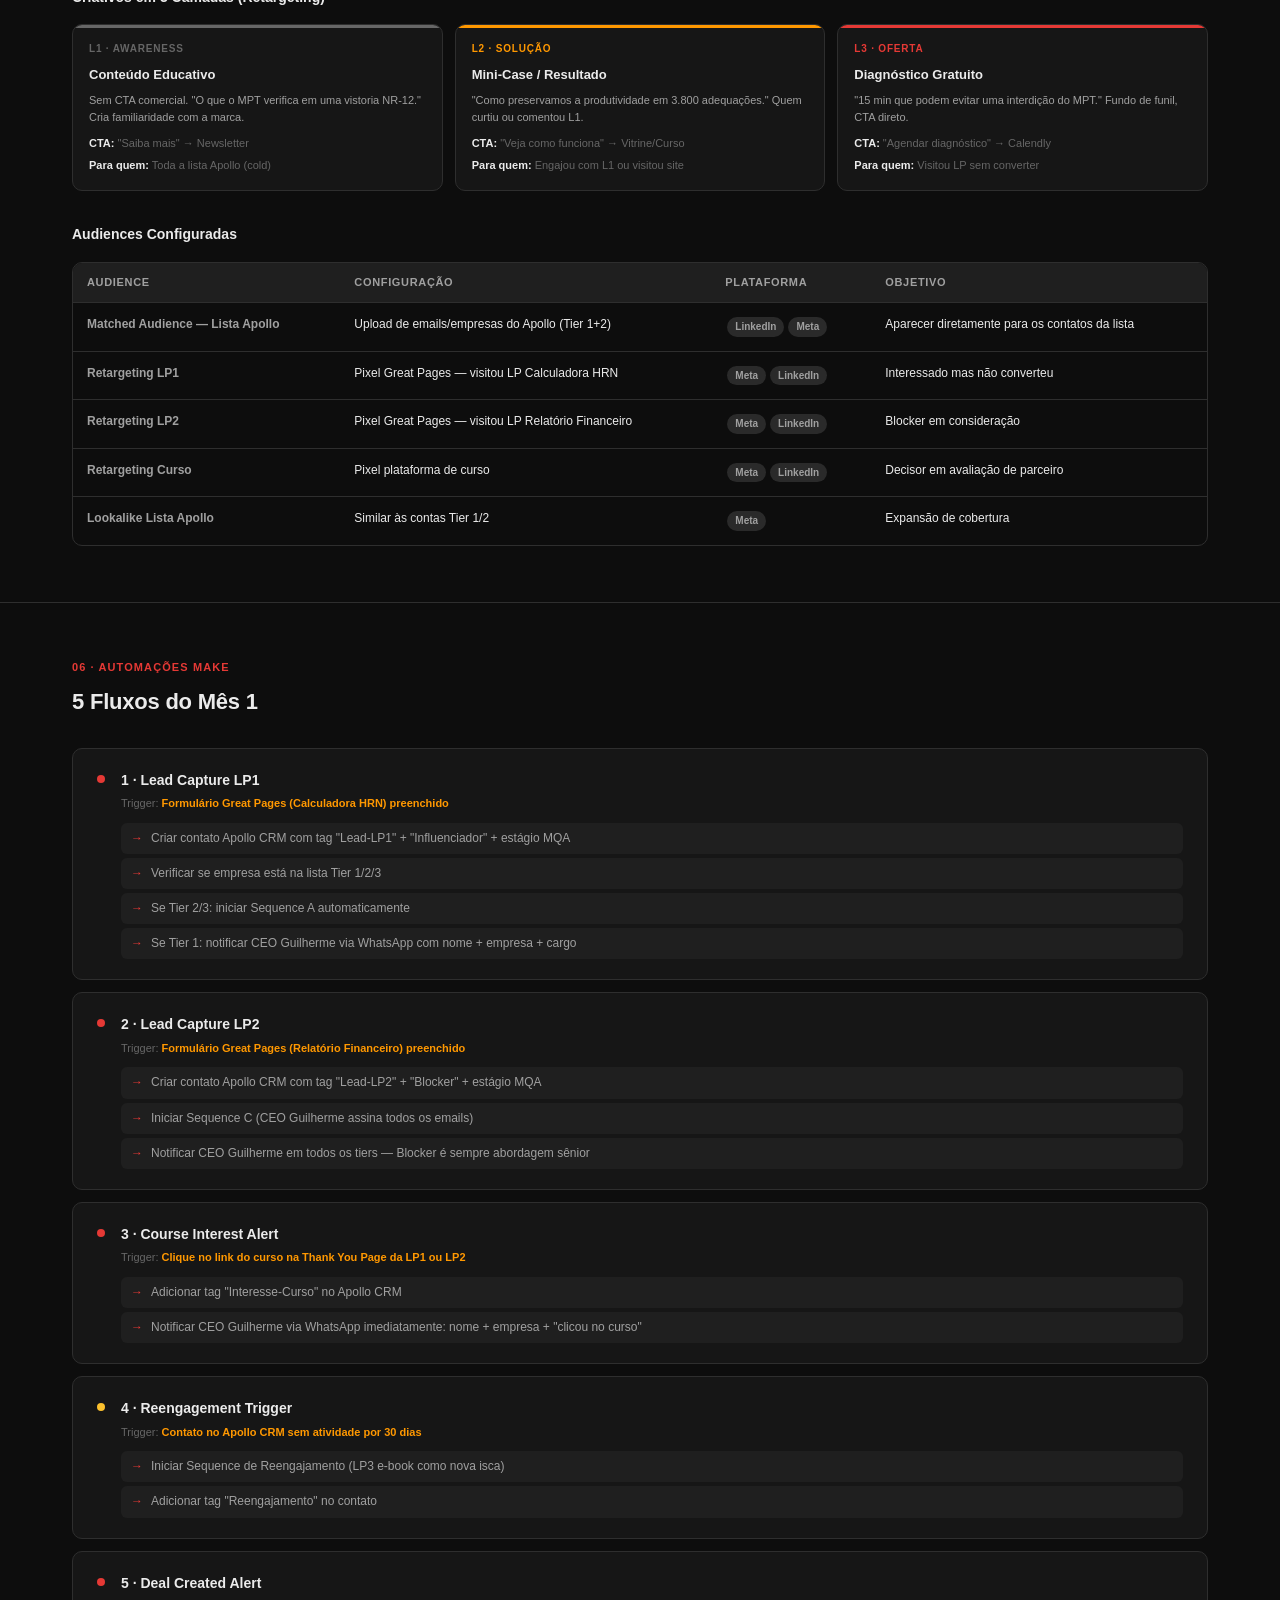
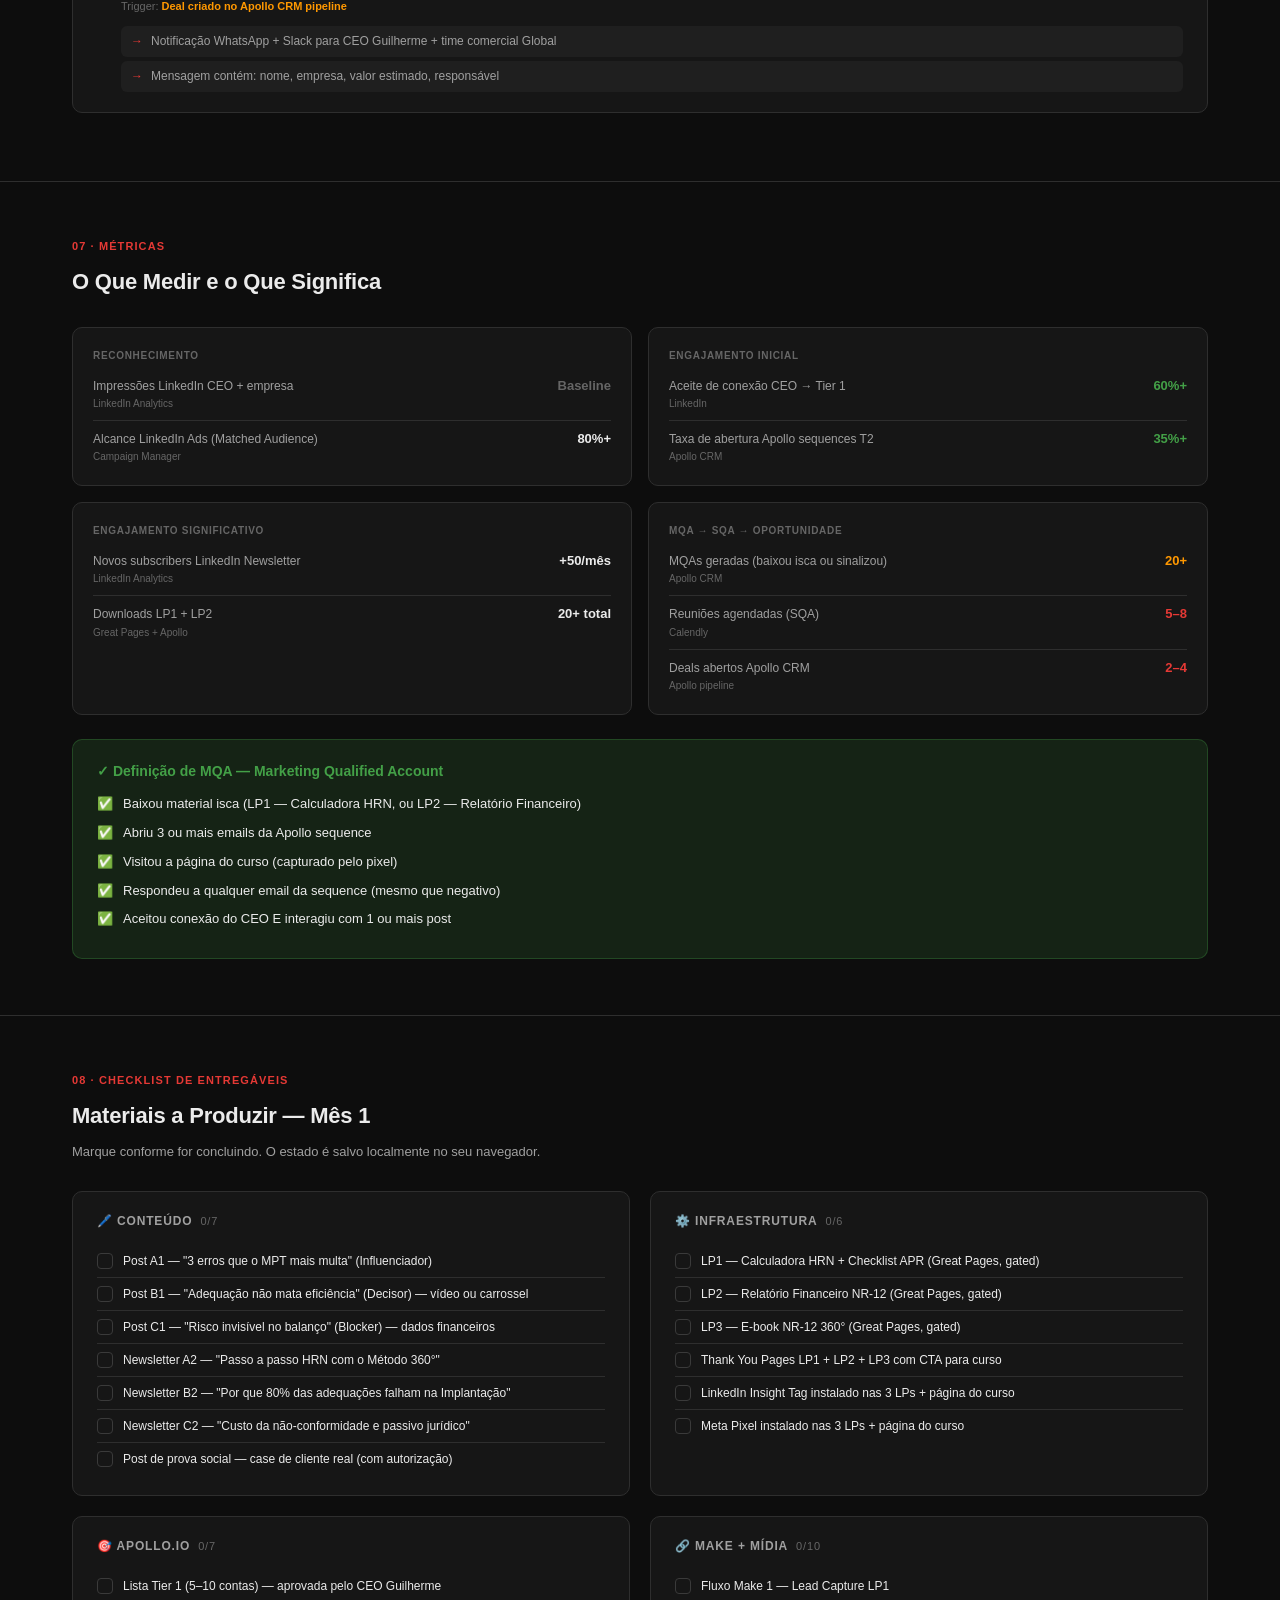
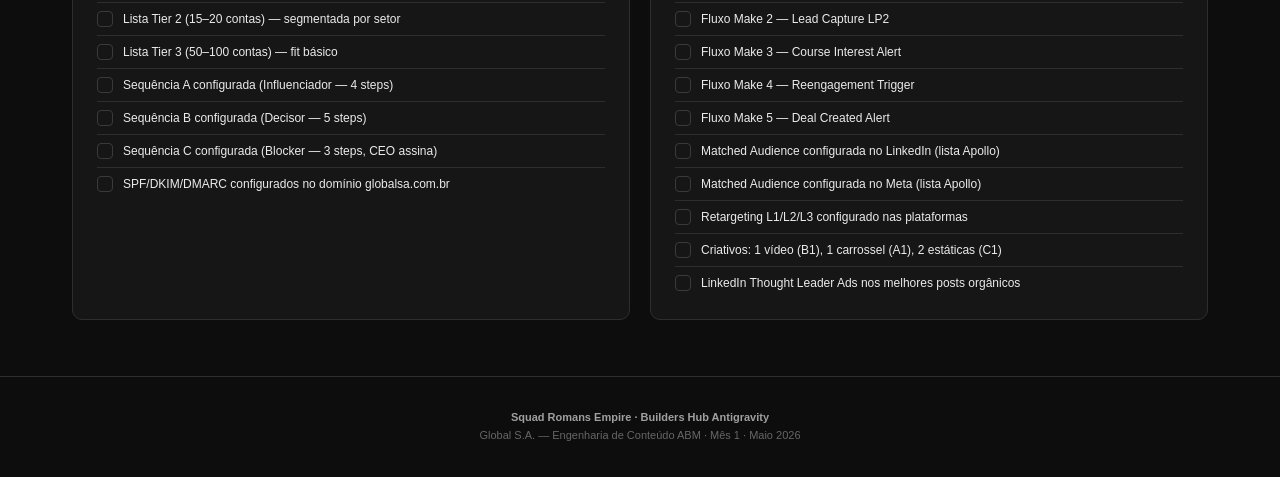
<file: squads/romans-empire/clientes/global-s-a-nr12/campanhas/engenharia-conteudo-mes1.html>
<!DOCTYPE html>
<html lang="pt-BR">
<head>
<meta charset="UTF-8">
<meta name="viewport" content="width=device-width, initial-scale=1.0">
<title>Engenharia de Conteúdo ABM — Global S.A. | Mês 1</title>
<style>
  :root {
    --bg: #0d0d0d;
    --surface: #161616;
    --surface2: #1f1f1f;
    --surface3: #2a2a2a;
    --border: #2e2e2e;
    --border2: #3a3a3a;
    --red: #E53935;
    --red-dim: #b71c1c;
    --red-glow: rgba(229,57,53,0.15);
    --blue: #2196F3;
    --blue-dim: #1565C0;
    --blue-soft: rgba(33,150,243,0.12);
    --orange: #FF9800;
    --orange-dim: #E65100;
    --orange-soft: rgba(255,152,0,0.12);
    --purple: #9C27B0;
    --purple-dim: #6A1B9A;
    --purple-soft: rgba(156,39,176,0.12);
    --green: #43A047;
    --green-soft: rgba(67,160,71,0.15);
    --yellow: #FBC02D;
    --yellow-soft: rgba(251,192,45,0.15);
    --text: #EBEBEB;
    --text2: #A0A0A0;
    --text3: #666;
    --radius: 10px;
    --radius-sm: 6px;
  }

  * { margin: 0; padding: 0; box-sizing: border-box; }

  body {
    background: var(--bg);
    color: var(--text);
    font-family: -apple-system, BlinkMacSystemFont, 'Segoe UI', sans-serif;
    font-size: 14px;
    line-height: 1.6;
  }

  /* ── NAV ── */
  nav {
    position: sticky; top: 0; z-index: 100;
    background: rgba(13,13,13,0.92);
    backdrop-filter: blur(12px);
    border-bottom: 1px solid var(--border);
    padding: 0 32px;
    display: flex; align-items: center; gap: 0;
    height: 52px;
  }
  .nav-logo {
    font-size: 12px; font-weight: 700; letter-spacing: 0.08em;
    color: var(--red); text-transform: uppercase; margin-right: 32px;
    white-space: nowrap;
  }
  .nav-links { display: flex; gap: 4px; overflow-x: auto; }
  .nav-links a {
    color: var(--text2); text-decoration: none; font-size: 12px;
    padding: 6px 12px; border-radius: var(--radius-sm);
    white-space: nowrap; transition: all 0.15s;
  }
  .nav-links a:hover { color: var(--text); background: var(--surface2); }

  /* ── LAYOUT ── */
  .container { max-width: 1200px; margin: 0 auto; padding: 0 32px; }

  /* ── HERO ── */
  .hero {
    background: linear-gradient(135deg, #161616 0%, #1a0a0a 50%, #161616 100%);
    border-bottom: 1px solid var(--border);
    padding: 48px 0 40px;
  }
  .hero-badge {
    display: inline-flex; align-items: center; gap: 8px;
    background: var(--red-glow); border: 1px solid var(--red-dim);
    color: var(--red); font-size: 11px; font-weight: 600;
    letter-spacing: 0.06em; text-transform: uppercase;
    padding: 4px 12px; border-radius: 20px; margin-bottom: 16px;
  }
  .hero h1 {
    font-size: 32px; font-weight: 800; letter-spacing: -0.02em;
    color: var(--text); margin-bottom: 8px;
    line-height: 1.2;
  }
  .hero h1 span { color: var(--red); }
  .hero-meta {
    color: var(--text2); font-size: 13px; margin-bottom: 28px;
    display: flex; gap: 24px; flex-wrap: wrap;
  }
  .hero-meta span::before { content: '·'; margin-right: 24px; color: var(--text3); }
  .hero-meta span:first-child::before { display: none; }

  .stats-grid {
    display: grid; grid-template-columns: repeat(4, 1fr); gap: 12px;
    margin-top: 4px;
  }
  .stat-card {
    background: var(--surface); border: 1px solid var(--border);
    border-radius: var(--radius); padding: 16px 20px;
  }
  .stat-value {
    font-size: 28px; font-weight: 800; color: var(--text);
    letter-spacing: -0.02em; line-height: 1;
  }
  .stat-value.red { color: var(--red); }
  .stat-label { font-size: 11px; color: var(--text2); margin-top: 4px; text-transform: uppercase; letter-spacing: 0.05em; }

  /* ── SECTIONS ── */
  section { padding: 56px 0; border-bottom: 1px solid var(--border); }
  .section-header { margin-bottom: 28px; }
  .section-num {
    font-size: 11px; font-weight: 700; color: var(--red);
    text-transform: uppercase; letter-spacing: 0.1em; margin-bottom: 8px;
  }
  .section-title {
    font-size: 22px; font-weight: 700; color: var(--text);
    letter-spacing: -0.01em;
  }
  .section-desc {
    color: var(--text2); font-size: 13px; margin-top: 8px; line-height: 1.7;
    max-width: 680px;
  }

  /* ── PERSONAS ── */
  .personas-grid { display: grid; grid-template-columns: repeat(3, 1fr); gap: 16px; }
  .persona-card {
    border-radius: var(--radius); padding: 24px;
    border: 1px solid;
    position: relative; overflow: hidden;
  }
  .persona-card::before {
    content: ''; position: absolute; top: 0; left: 0; right: 0; height: 3px;
  }
  .persona-a { background: var(--blue-soft); border-color: var(--blue-dim); }
  .persona-a::before { background: var(--blue); }
  .persona-b { background: var(--orange-soft); border-color: var(--orange-dim); }
  .persona-b::before { background: var(--orange); }
  .persona-c { background: var(--purple-soft); border-color: var(--purple-dim); }
  .persona-c::before { background: var(--purple); }

  .persona-tag {
    display: inline-flex; align-items: center; gap: 6px;
    font-size: 10px; font-weight: 700; text-transform: uppercase;
    letter-spacing: 0.08em; padding: 3px 10px; border-radius: 12px;
    margin-bottom: 12px;
  }
  .persona-a .persona-tag { background: rgba(33,150,243,0.2); color: var(--blue); }
  .persona-b .persona-tag { background: rgba(255,152,0,0.2); color: var(--orange); }
  .persona-c .persona-tag { background: rgba(156,39,176,0.2); color: var(--purple); }

  .persona-name { font-size: 17px; font-weight: 700; margin-bottom: 4px; }
  .persona-roles { font-size: 11px; color: var(--text2); margin-bottom: 16px; line-height: 1.5; }

  .persona-row { margin-bottom: 12px; }
  .persona-row-label { font-size: 10px; text-transform: uppercase; letter-spacing: 0.07em; color: var(--text3); margin-bottom: 4px; }
  .persona-row-value { font-size: 12px; color: var(--text); line-height: 1.5; }

  .persona-authority {
    margin-top: 16px; padding: 12px; border-radius: var(--radius-sm);
    background: rgba(0,0,0,0.3); font-size: 12px; color: var(--text2);
    font-style: italic; line-height: 1.5;
    border-left: 2px solid;
  }
  .persona-a .persona-authority { border-color: var(--blue); }
  .persona-b .persona-authority { border-color: var(--orange); }
  .persona-c .persona-authority { border-color: var(--purple); }

  /* ── FUNNEL VISUAL ── */
  .funnel-visual {
    background: var(--surface); border: 1px solid var(--border);
    border-radius: var(--radius); padding: 28px; margin-bottom: 32px;
    display: flex; align-items: center; gap: 0;
  }
  .funnel-step {
    flex: 1; text-align: center; position: relative;
  }
  .funnel-step:not(:last-child)::after {
    content: '→'; position: absolute; right: -12px; top: 50%;
    transform: translateY(-50%); color: var(--red); font-size: 18px; font-weight: bold;
    z-index: 1;
  }
  .funnel-step-box {
    background: var(--surface2); border: 1px solid var(--border);
    border-radius: var(--radius-sm); padding: 14px 12px; margin: 0 8px;
    transition: border-color 0.2s;
  }
  .funnel-step-num {
    font-size: 10px; font-weight: 700; color: var(--red);
    text-transform: uppercase; letter-spacing: 0.08em; margin-bottom: 6px;
  }
  .funnel-step-title { font-size: 12px; font-weight: 700; margin-bottom: 4px; }
  .funnel-step-sub { font-size: 10px; color: var(--text2); line-height: 1.4; }
  .funnel-step-channel {
    margin-top: 8px; font-size: 10px; color: var(--text3);
    padding: 3px 8px; background: var(--surface3);
    border-radius: 10px; display: inline-block;
  }

  /* ── TABS ── */
  .tabs { margin-bottom: 0; }
  .tab-buttons { display: flex; gap: 8px; margin-bottom: 16px; flex-wrap: wrap; }
  .tab-btn {
    padding: 8px 18px; border-radius: 20px; border: 1px solid var(--border);
    background: var(--surface); color: var(--text2); cursor: pointer;
    font-size: 12px; font-weight: 600; transition: all 0.15s;
  }
  .tab-btn:hover { border-color: var(--border2); color: var(--text); }
  .tab-btn.active-a { background: var(--blue-soft); border-color: var(--blue); color: var(--blue); }
  .tab-btn.active-b { background: var(--orange-soft); border-color: var(--orange); color: var(--orange); }
  .tab-btn.active-c { background: var(--purple-soft); border-color: var(--purple); color: var(--purple); }

  .tab-content { display: none; }
  .tab-content.active { display: block; }

  .trilha-header {
    display: flex; align-items: flex-start; gap: 16px;
    background: var(--surface); border: 1px solid var(--border);
    border-radius: var(--radius); padding: 20px 24px; margin-bottom: 16px;
  }
  .trilha-tier {
    background: var(--surface2); border: 1px solid var(--border);
    border-radius: var(--radius-sm); padding: 8px 14px;
    font-size: 11px; color: var(--text2); white-space: nowrap;
  }
  .trilha-tier strong { color: var(--text); display: block; font-size: 12px; margin-bottom: 2px; }
  .trilha-signal { flex: 1; font-size: 12px; color: var(--text2); }
  .trilha-signal strong { color: var(--text); }

  /* ── TABLES ── */
  .table-wrap { overflow-x: auto; border-radius: var(--radius); border: 1px solid var(--border); }
  table { width: 100%; border-collapse: collapse; }
  thead { background: var(--surface2); }
  thead th {
    padding: 11px 14px; text-align: left; font-size: 11px;
    font-weight: 600; color: var(--text2); text-transform: uppercase;
    letter-spacing: 0.06em; white-space: nowrap;
    border-bottom: 1px solid var(--border);
  }
  tbody tr { border-bottom: 1px solid var(--border); transition: background 0.1s; }
  tbody tr:last-child { border-bottom: none; }
  tbody tr:hover { background: var(--surface2); }
  tbody td {
    padding: 12px 14px; font-size: 12px; color: var(--text);
    vertical-align: top; line-height: 1.55;
  }
  tbody td:first-child { font-weight: 700; color: var(--text2); white-space: nowrap; }

  .badge {
    display: inline-block; padding: 2px 8px; border-radius: 10px;
    font-size: 10px; font-weight: 700; white-space: nowrap;
  }
  .badge-blue { background: var(--blue-soft); color: var(--blue); border: 1px solid var(--blue-dim); }
  .badge-orange { background: var(--orange-soft); color: var(--orange); border: 1px solid var(--orange-dim); }
  .badge-purple { background: var(--purple-soft); color: var(--purple); border: 1px solid var(--purple-dim); }
  .badge-green { background: var(--green-soft); color: var(--green); }
  .badge-red { background: var(--red-glow); color: var(--red); }
  .badge-gray { background: var(--surface3); color: var(--text2); }

  /* ── CRONOGRAMA ── */
  .week-card {
    background: var(--surface); border: 1px solid var(--border);
    border-radius: var(--radius); margin-bottom: 20px; overflow: hidden;
  }
  .week-header {
    display: flex; align-items: center; gap: 16px;
    padding: 16px 24px; border-bottom: 1px solid var(--border);
    background: var(--surface2);
  }
  .week-num {
    background: var(--red); color: white; font-size: 11px; font-weight: 800;
    padding: 4px 10px; border-radius: var(--radius-sm); text-transform: uppercase;
    letter-spacing: 0.06em; white-space: nowrap;
  }
  .week-title { font-size: 15px; font-weight: 700; }
  .week-obj { font-size: 12px; color: var(--text2); margin-left: auto; max-width: 400px; text-align: right; }
  .week-deliverable {
    background: var(--green-soft); border-top: 1px solid var(--border);
    padding: 10px 24px; font-size: 12px; color: var(--green);
    display: flex; align-items: center; gap: 8px;
  }

  .day-icon { font-size: 15px; }
  .icon-setup { color: #5C6BC0; }
  .icon-write { color: #26A69A; }
  .icon-publish { color: var(--red); }
  .icon-outreach { color: var(--orange); }
  .icon-analyze { color: var(--yellow); }

  /* ── SEQUENCES ── */
  .seq-accordion { margin-bottom: 12px; border: 1px solid var(--border); border-radius: var(--radius); overflow: hidden; }
  .seq-header {
    display: flex; align-items: center; gap: 14px; padding: 14px 20px;
    cursor: pointer; background: var(--surface); transition: background 0.15s;
    user-select: none;
  }
  .seq-header:hover { background: var(--surface2); }
  .seq-step-badge {
    font-size: 10px; font-weight: 800; padding: 3px 10px; border-radius: 12px;
    white-space: nowrap;
  }
  .seq-day { font-size: 11px; color: var(--text3); white-space: nowrap; }
  .seq-subject { font-size: 13px; font-weight: 600; flex: 1; }
  .seq-toggle { color: var(--text3); font-size: 14px; transition: transform 0.2s; }
  .seq-accordion.open .seq-toggle { transform: rotate(180deg); }
  .seq-body {
    display: none; padding: 20px 24px;
    background: var(--surface2); border-top: 1px solid var(--border);
    font-size: 12px; line-height: 1.7; color: var(--text2);
    white-space: pre-wrap; font-family: 'SF Mono', 'Fira Code', monospace;
  }
  .seq-accordion.open .seq-body { display: block; }
  .seq-highlight { color: var(--text); background: rgba(255,255,255,0.04); }

  /* ── MAKE FLOWS ── */
  .make-flow {
    background: var(--surface); border: 1px solid var(--border);
    border-radius: var(--radius); padding: 20px 24px; margin-bottom: 12px;
    display: flex; gap: 16px; align-items: flex-start;
  }
  .make-priority-dot { width: 8px; height: 8px; border-radius: 50%; flex-shrink: 0; margin-top: 6px; }
  .dot-red { background: var(--red); }
  .dot-yellow { background: var(--yellow); }
  .make-flow-content { flex: 1; }
  .make-flow-name { font-size: 14px; font-weight: 700; margin-bottom: 4px; }
  .make-flow-trigger { font-size: 11px; color: var(--text3); margin-bottom: 10px; }
  .make-flow-trigger strong { color: var(--orange); }
  .make-actions { display: flex; flex-direction: column; gap: 4px; }
  .make-action {
    display: flex; align-items: flex-start; gap: 8px; font-size: 12px; color: var(--text2);
    padding: 6px 10px; background: var(--surface2); border-radius: var(--radius-sm);
  }
  .make-action::before { content: '→'; color: var(--red); font-weight: 700; flex-shrink: 0; }

  /* ── METRICS ── */
  .metrics-grid { display: grid; grid-template-columns: repeat(2, 1fr); gap: 16px; margin-bottom: 24px; }
  .metric-card {
    background: var(--surface); border: 1px solid var(--border);
    border-radius: var(--radius); padding: 20px;
  }
  .metric-stage {
    font-size: 10px; font-weight: 700; text-transform: uppercase;
    letter-spacing: 0.07em; color: var(--text3); margin-bottom: 12px;
  }
  .metric-row { display: flex; justify-content: space-between; align-items: baseline; margin-bottom: 8px; padding-bottom: 8px; border-bottom: 1px solid var(--border); }
  .metric-row:last-child { border-bottom: none; margin-bottom: 0; padding-bottom: 0; }
  .metric-name { font-size: 12px; color: var(--text2); }
  .metric-target { font-size: 13px; font-weight: 700; color: var(--text); }
  .metric-source { font-size: 10px; color: var(--text3); }

  .mqa-box {
    background: var(--green-soft); border: 1px solid rgba(67,160,71,0.3);
    border-radius: var(--radius); padding: 20px 24px;
  }
  .mqa-title { font-size: 14px; font-weight: 700; color: var(--green); margin-bottom: 12px; }
  .mqa-item { display: flex; align-items: flex-start; gap: 10px; margin-bottom: 8px; font-size: 13px; }
  .mqa-check { color: var(--green); font-weight: 700; flex-shrink: 0; }

  /* ── MEDIA BRIEFING ── */
  .budget-bars { display: flex; flex-direction: column; gap: 12px; margin-bottom: 24px; }
  .budget-bar-row { display: flex; align-items: center; gap: 14px; }
  .budget-bar-label { font-size: 12px; font-weight: 600; width: 200px; flex-shrink: 0; }
  .budget-bar-track { flex: 1; height: 8px; background: var(--surface3); border-radius: 4px; overflow: hidden; }
  .budget-bar-fill { height: 100%; border-radius: 4px; }
  .budget-bar-pct { font-size: 13px; font-weight: 700; width: 40px; text-align: right; flex-shrink: 0; }
  .bar-linkedin { background: #0077B5; }
  .bar-meta { background: #1877F2; }
  .bar-google { background: #4285F4; }

  .retargeting-levels { display: flex; gap: 12px; margin-bottom: 24px; }
  .rt-level {
    flex: 1; border-radius: var(--radius); padding: 16px; border: 1px solid var(--border);
    background: var(--surface); position: relative; overflow: hidden;
  }
  .rt-level::before {
    content: ''; position: absolute; top: 0; left: 0; right: 0; height: 3px;
  }
  .rt-l1::before { background: var(--text3); }
  .rt-l2::before { background: var(--orange); }
  .rt-l3::before { background: var(--red); }
  .rt-badge { font-size: 10px; font-weight: 800; text-transform: uppercase; letter-spacing: 0.08em; margin-bottom: 8px; }
  .rt-l1 .rt-badge { color: var(--text3); }
  .rt-l2 .rt-badge { color: var(--orange); }
  .rt-l3 .rt-badge { color: var(--red); }
  .rt-name { font-size: 13px; font-weight: 700; margin-bottom: 6px; }
  .rt-desc { font-size: 11px; color: var(--text2); line-height: 1.5; }
  .rt-cta { margin-top: 10px; font-size: 11px; color: var(--text3); }
  .rt-cta strong { color: var(--text); }

  /* ── CHECKLIST ── */
  .checklist-grid { display: grid; grid-template-columns: repeat(2, 1fr); gap: 20px; }
  .checklist-section {
    background: var(--surface); border: 1px solid var(--border);
    border-radius: var(--radius); padding: 20px 24px;
  }
  .checklist-title {
    font-size: 12px; font-weight: 700; text-transform: uppercase;
    letter-spacing: 0.07em; color: var(--text2); margin-bottom: 14px;
    display: flex; align-items: center; gap: 8px;
  }
  .checklist-title span { color: var(--text3); font-size: 11px; font-weight: 400; }
  .check-item {
    display: flex; align-items: flex-start; gap: 10px; padding: 7px 0;
    border-bottom: 1px solid var(--border); cursor: pointer;
    transition: opacity 0.15s;
  }
  .check-item:last-child { border-bottom: none; }
  .check-item input[type="checkbox"] {
    appearance: none; width: 16px; height: 16px; border: 1.5px solid var(--border2);
    border-radius: 4px; flex-shrink: 0; cursor: pointer; margin-top: 1px;
    transition: all 0.15s; position: relative;
  }
  .check-item input[type="checkbox"]:checked {
    background: var(--red); border-color: var(--red);
  }
  .check-item input[type="checkbox"]:checked::after {
    content: '✓'; position: absolute; top: -1px; left: 2px;
    font-size: 11px; color: white; font-weight: 700;
  }
  .check-item.done { opacity: 0.45; }
  .check-item.done .check-label { text-decoration: line-through; }
  .check-label { font-size: 12px; color: var(--text); line-height: 1.5; flex: 1; }

  /* ── FOOTER ── */
  footer {
    padding: 32px 0; text-align: center;
    color: var(--text3); font-size: 11px;
  }
  footer strong { color: var(--text2); }

  /* ── UTILITIES ── */
  .tag { display: inline-block; padding: 2px 8px; border-radius: 10px; font-size: 10px; font-weight: 600; background: var(--surface3); color: var(--text2); margin: 2px; }
  .quote { background: var(--surface2); border-left: 3px solid var(--red); padding: 14px 18px; border-radius: 0 var(--radius-sm) var(--radius-sm) 0; font-size: 13px; color: var(--text2); font-style: italic; line-height: 1.6; margin: 20px 0; }
  .divider { border: none; border-top: 1px solid var(--border); margin: 28px 0; }

  @media (max-width: 768px) {
    .personas-grid { grid-template-columns: 1fr; }
    .stats-grid { grid-template-columns: repeat(2, 1fr); }
    .metrics-grid { grid-template-columns: 1fr; }
    .checklist-grid { grid-template-columns: 1fr; }
    .retargeting-levels { flex-direction: column; }
    .hero h1 { font-size: 22px; }
    nav { padding: 0 16px; }
    .container { padding: 0 16px; }
  }

  @media print {
    nav { display: none; }
    .seq-body { display: block !important; }
    .tab-content { display: block !important; }
    body { background: white; color: black; }
  }
</style>
</head>
<body>

<!-- NAV -->
<nav>
  <div class="nav-logo">Global S.A · ABM</div>
  <div class="nav-links">
    <a href="#personas">Personas</a>
    <a href="#framework">Framework 4D</a>
    <a href="#cronograma">Cronograma</a>
    <a href="#sequences">Sequences</a>
    <a href="#midia">Mídia Paga</a>
    <a href="#make">Make</a>
    <a href="#metricas">Métricas</a>
    <a href="#checklist">Checklist</a>
  </div>
</nav>

<!-- HERO -->
<div class="hero">
  <div class="container">
    <div class="hero-badge">⚡ Squad Romans Empire</div>
    <h1>Engenharia de Conteúdo ABM<br><span>Global S.A. · Mês 1</span></h1>
    <div class="hero-meta">
      <span>Responsável: Giullio</span>
      <span>Semanas 1–4 do ciclo ABM</span>
      <span>Stack: Apollo · LinkedIn · Great Pages · Make</span>
    </div>
    <div class="stats-grid">
      <div class="stat-card">
        <div class="stat-value red">3</div>
        <div class="stat-label">Trilhas de Persona</div>
      </div>
      <div class="stat-card">
        <div class="stat-value">5–8</div>
        <div class="stat-label">Reuniões-meta / mês</div>
      </div>
      <div class="stat-card">
        <div class="stat-value">12</div>
        <div class="stat-label">Apollo Steps (3 seq.)</div>
      </div>
      <div class="stat-card">
        <div class="stat-value red">5</div>
        <div class="stat-label">Automações Make</div>
      </div>
    </div>
  </div>
</div>

<!-- SECTION 1: PERSONAS -->
<section id="personas">
  <div class="container">
    <div class="section-header">
      <div class="section-num">01 · Mapa de Personas</div>
      <div class="section-title">Quem atingimos e como</div>
      <div class="section-desc">O ICP da Global não é uma pessoa — é um comitê. Nossa estratégia ataca as 3 figuras que decidem uma compra de adequação NR-12: o Influenciador (que sente a dor no campo), o Decisor (que quer produção sem parar) e o Blocker (que controla o CAPEX).</div>
    </div>

    <div class="personas-grid">
      <!-- INFLUENCIADOR -->
      <div class="persona-card persona-a">
        <div class="persona-tag">🔧 Trilha A</div>
        <div class="persona-name">Influenciador</div>
        <div style="font-size:11px;color:var(--blue);font-weight:600;margin-bottom:4px;">Cavalo de Troia</div>
        <div class="persona-roles">Técnico de Segurança · Analista de SST · SESMT · Assistente de Qualidade</div>
        <div class="persona-row">
          <div class="persona-row-label">O que querem</div>
          <div class="persona-row-value">Ferramentas que façam o trabalho braçal por eles. Não querem tomar bronca.</div>
        </div>
        <div class="persona-row">
          <div class="persona-row-label">Maior medo</div>
          <div class="persona-row-value">Ser pego pelo MPT sem documentações. Aparecer como responsável técnico de um acidente.</div>
        </div>
        <div class="persona-row">
          <div class="persona-row-label">Tier Apollo</div>
          <div class="persona-row-value"><span class="badge badge-gray">Tier 2</span> <span class="badge badge-gray">Tier 3</span> — Sequence automatizada</div>
        </div>
        <div class="persona-authority persona-a">"Calculadora HRN + Checklist de APR feitos por quem formou o mercado — use amanhã na sua planta."</div>
      </div>

      <!-- DECISOR -->
      <div class="persona-card persona-b">
        <div class="persona-tag">🏭 Trilha B</div>
        <div class="persona-name">Decisor</div>
        <div style="font-size:11px;color:var(--orange);font-weight:600;margin-bottom:4px;">Gerente / Diretor Industrial</div>
        <div class="persona-roles">Gerente de Produção · Diretor Industrial · Engenheiro de Manufatura · Gerente de Qualidade</div>
        <div class="persona-row">
          <div class="persona-row-label">O que querem</div>
          <div class="persona-row-value">Bater meta de OEE. Adequar sem parar linha.</div>
        </div>
        <div class="persona-row">
          <div class="persona-row-label">Maior medo</div>
          <div class="persona-row-value">Que o projeto de NR-12 trave a máquina ou derrube a produtividade da fábrica.</div>
        </div>
        <div class="persona-row">
          <div class="persona-row-label">Tier Apollo</div>
          <div class="persona-row-value"><span class="badge badge-red">Tier 1</span> CEO manual · <span class="badge badge-gray">Tier 2</span> sequence</div>
        </div>
        <div class="persona-authority persona-b">"Fizemos 3.800 adequações. Zero paradas não programadas. O Método Global 360° preserva a produtividade."</div>
      </div>

      <!-- BLOCKER -->
      <div class="persona-card persona-c">
        <div class="persona-tag">💼 Trilha C</div>
        <div class="persona-name">Blocker</div>
        <div style="font-size:11px;color:var(--purple);font-weight:600;margin-bottom:4px;">CFO / Diretor Financeiro</div>
        <div class="persona-roles">CFO · Diretor Financeiro · Gerente de Compras · Diretor Administrativo</div>
        <div class="persona-row">
          <div class="persona-row-label">O que querem</div>
          <div class="persona-row-value">Cortar CAPEX, blindar CNPJ/CPF, evitar multa e passivo trabalhista.</div>
        </div>
        <div class="persona-row">
          <div class="persona-row-label">Maior medo</div>
          <div class="persona-row-value">Interdição do MPT, multa milionária, responsabilidade penal do CPF do sócio.</div>
        </div>
        <div class="persona-row">
          <div class="persona-row-label">Tier Apollo</div>
          <div class="persona-row-value"><span class="badge badge-red">Tier 1</span> premium · CEO assina todos os emails</div>
        </div>
        <div class="persona-authority persona-c">"O custo de NÃO adequar é 10–50x maior que o projeto. Aqui está o estudo de mercado que prova isso."</div>
      </div>
    </div>
  </div>
</section>

<!-- SECTION 2: FRAMEWORK 4D -->
<section id="framework">
  <div class="container">
    <div class="section-header">
      <div class="section-num">02 · Framework 4D</div>
      <div class="section-title">Trilhas de Conversão por Persona</div>
      <div class="section-desc">Cada peça de conteúdo tem uma CTA que leva para a próxima. O conteúdo é uma escada — cada degrau mais profundo, mais próximo de uma conversa comercial.</div>
    </div>

    <!-- FUNNEL VISUAL -->
    <div class="funnel-visual">
      <div class="funnel-step">
        <div class="funnel-step-box">
          <div class="funnel-step-num">Nível 1</div>
          <div class="funnel-step-title">Hook</div>
          <div class="funnel-step-sub">Raso, provocativo<br>Dado ou erro comum</div>
          <div class="funnel-step-channel">LinkedIn Post</div>
        </div>
      </div>
      <div class="funnel-step">
        <div class="funnel-step-box">
          <div class="funnel-step-num">Nível 2</div>
          <div class="funnel-step-title">Profundidade</div>
          <div class="funnel-step-sub">Resolve 1 problema<br>500–1200 palavras</div>
          <div class="funnel-step-channel">Newsletter · Artigo</div>
        </div>
      </div>
      <div class="funnel-step">
        <div class="funnel-step-box">
          <div class="funnel-step-num">Nível 3</div>
          <div class="funnel-step-title">Conversão</div>
          <div class="funnel-step-sub">Captura de lead gated<br>Make dispara Apollo</div>
          <div class="funnel-step-channel">Great Pages LP</div>
        </div>
      </div>
      <div class="funnel-step">
        <div class="funnel-step-box" style="border-color:var(--red);background:var(--red-glow);">
          <div class="funnel-step-num" style="color:var(--red);">Nível 4</div>
          <div class="funnel-step-title">Abordagem</div>
          <div class="funnel-step-sub">Reunião comercial<br>CEO ou SDR</div>
          <div class="funnel-step-channel" style="color:var(--red);">Direct Outreach</div>
        </div>
      </div>
    </div>

    <!-- TABS -->
    <div class="tabs">
      <div class="tab-buttons">
        <button class="tab-btn active-a" onclick="showTab('a', this)">🔧 Trilha A — Influenciador</button>
        <button class="tab-btn" onclick="showTab('b', this)">🏭 Trilha B — Decisor</button>
        <button class="tab-btn" onclick="showTab('c', this)">💼 Trilha C — Blocker</button>
      </div>

      <!-- TAB A -->
      <div id="tab-a" class="tab-content active">
        <div class="trilha-header">
          <div class="trilha-tier"><strong>Tier Apollo</strong>Tier 2 e 3</div>
          <div class="trilha-signal"><strong>Sinal de progressão:</strong> Download da Calculadora HRN ou Checklist APR → Make notifica SDR automaticamente</div>
        </div>
        <div class="table-wrap">
          <table>
            <thead>
              <tr>
                <th>#</th>
                <th>Etapa APM</th>
                <th>Consciência</th>
                <th>Dor Atacada</th>
                <th>Conteúdo</th>
                <th>Canal</th>
                <th>CTA / Próximo passo</th>
                <th>Quem</th>
                <th>Sem.</th>
              </tr>
            </thead>
            <tbody>
              <tr>
                <td><span class="badge badge-blue">A1</span></td>
                <td>Reconhecimento</td>
                <td><span style="color:var(--yellow);font-size:11px;">Problema-Aware</span></td>
                <td>Medo de multa e trabalho braçal de inventário em Excel cru</td>
                <td><strong>Post LinkedIn</strong> (texto + imagem): "Você ainda faz levantamento de risco no olhômetro? Os 3 erros que o MPT mais multa."</td>
                <td><span class="tag">Orgânico CEO</span><span class="tag">Company Page</span><span class="tag">LinkedIn Ads</span></td>
                <td>"Veja o passo a passo → newsletter"</td>
                <td>V4 redige<br>CEO posta</td>
                <td><span class="badge badge-gray">Sem 1</span></td>
              </tr>
              <tr>
                <td><span class="badge badge-blue">A2</span></td>
                <td>Engaj. Inicial</td>
                <td><span style="color:var(--orange);font-size:11px;">Solução-Aware</span></td>
                <td>Não ter padrão claro para calcular HRN com segurança técnica</td>
                <td><strong>Newsletter</strong> (800–1000 palavras): "Passo a passo: Como calcular o HRN com o Método Global 360° (exemplo real: prensa excêntrica)"</td>
                <td><span class="tag">LinkedIn Newsletter</span><span class="tag">Retargeting Meta</span></td>
                <td>"Baixe a Calculadora HRN → LP1"</td>
                <td>V4 + input técnico Global</td>
                <td><span class="badge badge-gray">Sem 2</span></td>
              </tr>
              <tr>
                <td><span class="badge badge-blue">A3</span></td>
                <td>Engaj. Significativo</td>
                <td><span style="color:var(--blue);font-size:11px;">Produto-Aware</span></td>
                <td>Precisam da ferramenta para usar amanhã, sem reconstruir do zero</td>
                <td><strong>LP Gated (Great Pages):</strong> "Calculadora HRN + Checklist APR — as ferramentas de 3.800 adequações" · Formulário: Nome, Empresa, Cargo, Email, Tel</td>
                <td><span class="tag">Link newsletter</span><span class="tag">Meta Retargeting</span></td>
                <td>Thank You Page → "Conheça o Curso NR-12 →"</td>
                <td>Giullio · Make automatiza Apollo</td>
                <td><span class="badge badge-gray">Sem 3</span></td>
              </tr>
              <tr>
                <td><span class="badge badge-blue">A4</span></td>
                <td>MQA → SQL</td>
                <td><span style="color:var(--red);font-size:11px;">Mais Consciente</span></td>
                <td>—</td>
                <td><strong>Apollo Sequence SDR</strong> (4 steps, 10 dias): Entrega → Case de uso → LinkedIn → "15 min diagnóstico"</td>
                <td><span class="tag">Apollo email</span><span class="tag">LinkedIn step</span></td>
                <td>Reunião de diagnóstico + mapear decisor/blocker</td>
                <td>SDR / Giullio</td>
                <td><span class="badge badge-gray">Sem 3–4</span></td>
              </tr>
            </tbody>
          </table>
        </div>
      </div>

      <!-- TAB B -->
      <div id="tab-b" class="tab-content">
        <div class="trilha-header">
          <div class="trilha-tier"><strong>Tier Apollo</strong>Tier 1 + 2</div>
          <div class="trilha-signal"><strong>Sinal de progressão:</strong> Visita à página do curso OU resposta ao outreach do CEO Guilherme</div>
        </div>
        <div class="table-wrap">
          <table>
            <thead>
              <tr>
                <th>#</th>
                <th>Etapa APM</th>
                <th>Consciência</th>
                <th>Dor Atacada</th>
                <th>Conteúdo</th>
                <th>Canal</th>
                <th>CTA / Próximo passo</th>
                <th>Quem</th>
                <th>Sem.</th>
              </tr>
            </thead>
            <tbody>
              <tr>
                <td><span class="badge badge-orange">B1</span></td>
                <td>Reconhecimento</td>
                <td><span style="color:var(--yellow);font-size:11px;">Problema-Aware</span></td>
                <td>O mito de que adequação trava máquina e derruba OEE</td>
                <td><strong>Post LinkedIn (Vídeo/Carrossel):</strong> "Adequar não precisa matar sua eficiência. Veja essa prensa que roda 12% mais rápida depois da adequação."</td>
                <td><span class="tag">Orgânico CEO</span><span class="tag">LinkedIn Ads</span><span class="tag">TLA</span></td>
                <td>"Como preservamos a produtividade → newsletter"</td>
                <td>V4 · Global fornece dado real</td>
                <td><span class="badge badge-gray">Sem 1</span></td>
              </tr>
              <tr>
                <td><span class="badge badge-orange">B2</span></td>
                <td>Engaj. Inicial</td>
                <td><span style="color:var(--orange);font-size:11px;">Solução-Aware</span></td>
                <td>Receio de projeto inacabado, parada não planejada, consultor que some</td>
                <td><strong>Newsletter</strong> (700–900 palavras): "Por que 80% das adequações falham na Implantação — e como o Método 360° garante que a linha não para."</td>
                <td><span class="tag">LinkedIn Newsletter</span><span class="tag">Retargeting Meta</span></td>
                <td>"Conheça o Método → vitrine/curso"</td>
                <td>V4 + cases reais de Guilherme</td>
                <td><span class="badge badge-gray">Sem 2</span></td>
              </tr>
              <tr>
                <td><span class="badge badge-orange">B3</span></td>
                <td>Engaj. Significativo</td>
                <td><span style="color:var(--blue);font-size:11px;">Produto-Aware</span></td>
                <td>Busca parceiro técnico sênior, não executor genérico</td>
                <td><strong>Vitrine de Autoridade (Página do Curso):</strong> Ele lê a grade e percebe: "Se esses caras formam consultores, são a maior autoridade."</td>
                <td><span class="tag">LinkedIn Retargeting</span><span class="tag">Link newsletter</span></td>
                <td>Pixel captura signal → MQA → Make notifica CEO</td>
                <td>Pixel LinkedIn + Meta · Make monitora</td>
                <td><span class="badge badge-gray">Sem 3</span></td>
              </tr>
              <tr>
                <td><span class="badge badge-orange">B4</span></td>
                <td>MQA → SQL</td>
                <td><span style="color:var(--red);font-size:11px;">Mais Consciente</span></td>
                <td>—</td>
                <td><strong>LinkedIn DM personalizado CEO Guilherme:</strong> "[Nome], trabalhamos com [SETOR] que tinham o desafio de adequar sem parar linha — resultado foi [X%] de melhoria de OEE. Alinhamento de 20 min?"</td>
                <td><span class="tag">LinkedIn DM</span><span class="tag">Email Apollo</span></td>
                <td>Reunião de venda (SQL)</td>
                <td>CEO Guilherme (T1) · Executivo (T2)</td>
                <td><span class="badge badge-gray">Sem 3–4</span></td>
              </tr>
            </tbody>
          </table>
        </div>
      </div>

      <!-- TAB C -->
      <div id="tab-c" class="tab-content">
        <div class="trilha-header">
          <div class="trilha-tier"><strong>Tier Apollo</strong>Tier 1 premium</div>
          <div class="trilha-signal"><strong>Sinal de progressão:</strong> Download do Relatório Financeiro OU abertura de 2+ emails — CEO Guilherme assina todos</div>
        </div>
        <div class="table-wrap">
          <table>
            <thead>
              <tr>
                <th>#</th>
                <th>Etapa APM</th>
                <th>Consciência</th>
                <th>Dor Atacada</th>
                <th>Conteúdo</th>
                <th>Canal</th>
                <th>CTA / Próximo passo</th>
                <th>Quem</th>
                <th>Sem.</th>
              </tr>
            </thead>
            <tbody>
              <tr>
                <td><span class="badge badge-purple">C1</span></td>
                <td>Reconhecimento</td>
                <td><span style="color:var(--yellow);font-size:11px;">Problema-Aware</span></td>
                <td>Vê NR-12 como custo, não como proteção do CNPJ</td>
                <td><strong>Post LinkedIn (texto/infográfico):</strong> "O risco invisível no balanço: o custo real de uma interdição do MPT por NR-12. [Dados regionais SC/SP 2025]"</td>
                <td><span class="tag">LinkedIn Ads (C-Level)</span><span class="tag">Orgânico CEO</span></td>
                <td>"Veja o estudo de impacto financeiro → artigo"</td>
                <td>V4 · dados reais MPT</td>
                <td><span class="badge badge-gray">Sem 1</span></td>
              </tr>
              <tr>
                <td><span class="badge badge-purple">C2</span></td>
                <td>Engaj. Inicial</td>
                <td><span style="color:var(--orange);font-size:11px;">Solução-Aware</span></td>
                <td>Medo de passivo trabalhista vs custo do projeto</td>
                <td><strong>Newsletter/Artigo:</strong> "O custo da Não-Conformidade: Como a falta de inventário gera passivos milionários — e quem assina o CPF por isso."</td>
                <td><span class="tag">LinkedIn Newsletter</span><span class="tag">LinkedIn Retargeting</span></td>
                <td>"Baixe o Estudo de Mercado → LP2"</td>
                <td>V4 + dados MPT/MTE reais</td>
                <td><span class="badge badge-gray">Sem 2</span></td>
              </tr>
              <tr>
                <td><span class="badge badge-purple">C3</span></td>
                <td>Engaj. Significativo</td>
                <td><span style="color:var(--blue);font-size:11px;">Produto-Aware</span></td>
                <td>Precisam de previsibilidade financeira para aprovar CAPEX</td>
                <td><strong>LP Gated Premium (Great Pages):</strong> "Relatório: Impacto financeiro da NR-12 nas indústrias do Sul/Sudeste em 2026" · Formulário completo</td>
                <td><span class="tag">Link artigo C2</span><span class="tag">LinkedIn Retargeting</span></td>
                <td>Download → Lead scoring → CEO notificado (Tier 1)</td>
                <td>Giullio · Make → Apollo CRM</td>
                <td><span class="badge badge-gray">Sem 3</span></td>
              </tr>
              <tr>
                <td><span class="badge badge-purple">C4</span></td>
                <td>MQA → SQL</td>
                <td><span style="color:var(--red);font-size:11px;">Mais Consciente</span></td>
                <td>—</td>
                <td><strong>Email personalizado CEO Guilherme:</strong> "[Nome], nosso Método 360° opera com escopo fechado e cronograma fixo — sem estouro. A blindagem do CNPJ/CPF vem como resultado. Como está o CAPEX de segurança este ano?"</td>
                <td><span class="tag">Email Apollo</span><span class="tag">LinkedIn follow-up</span></td>
                <td>Reunião de negócios / apresentação financeira</td>
                <td>CEO Guilherme (todos os tiers)</td>
                <td><span class="badge badge-gray">Sem 3–4</span></td>
              </tr>
            </tbody>
          </table>
        </div>
      </div>
    </div>
  </div>
</section>

<!-- SECTION 3: CRONOGRAMA -->
<section id="cronograma">
  <div class="container">
    <div class="section-header">
      <div class="section-num">03 · Cronograma</div>
      <div class="section-title">Semana a Semana — Mês 1</div>
      <div class="section-desc">Legenda: <span class="tag">⚙️ Setup técnico</span> <span class="tag">🖊️ Produção de conteúdo</span> <span class="tag">📢 Publicação</span> <span class="tag">📞 Outreach / Vendas</span> <span class="tag">📊 Análise</span></div>
    </div>

    <!-- SEMANA 1 -->
    <div class="week-card">
      <div class="week-header">
        <div class="week-num">Semana 1</div>
        <div class="week-title">Fundação + Primeiros Posts</div>
        <div class="week-obj">Listas Apollo montadas · Infraestrutura live · 3 posts publicados</div>
      </div>
      <div class="table-wrap" style="border:none;border-radius:0;">
        <table>
          <thead><tr><th>Dia</th><th>Ação</th><th>Responsável</th><th>Canal</th><th>Persona</th></tr></thead>
          <tbody>
            <tr><td>Seg</td><td>⚙️ Setup Apollo: filtros Tier 1/2/3, lista piloto de 50 contatos</td><td>Giullio</td><td>Apollo.io</td><td><span class="badge badge-gray">Todos</span></td></tr>
            <tr><td>Seg</td><td>⚙️ Criar LP1 (Calculadora HRN + Checklist APR) no Great Pages + formulário + thank you page com CTA curso</td><td>Giullio</td><td>Great Pages</td><td><span class="badge badge-blue">Influenciador</span></td></tr>
            <tr><td>Seg</td><td>⚙️ Configurar Make: Great Pages form → Apollo CRM + notificação CEO (Tier 1)</td><td>Giullio</td><td>Make</td><td>—</td></tr>
            <tr><td>Ter</td><td>🖊️ Briefing e escrita dos Posts A1 + B1 + C1 (1 por persona)</td><td>V4 / Copywriter</td><td>Google Docs</td><td>—</td></tr>
            <tr><td>Qua</td><td>📢 Publicar <strong>Post A1</strong> — "3 erros que o MPT mais multa" · CEO LinkedIn + Company Page</td><td>CEO Guilherme</td><td>LinkedIn</td><td><span class="badge badge-blue">Influenciador</span></td></tr>
            <tr><td>Qui</td><td>📢 Publicar <strong>Post B1</strong> — "Adequar não mata eficiência" · vídeo ou carrossel · CEO LinkedIn</td><td>CEO Guilherme</td><td>LinkedIn</td><td><span class="badge badge-orange">Decisor</span></td></tr>
            <tr><td>Sex</td><td>📢 Publicar <strong>Post C1</strong> — "Risco invisível no balanço" · LinkedIn Ads ativos</td><td>CEO + Gestor Mídia</td><td>LinkedIn + Ads</td><td><span class="badge badge-purple">Blocker</span></td></tr>
            <tr><td>Sex</td><td>⚙️ Instalar pixels: LinkedIn Insight Tag + Meta Pixel nas LPs + página do curso</td><td>Gestor de Mídia</td><td>Great Pages</td><td>—</td></tr>
          </tbody>
        </table>
      </div>
      <div class="week-deliverable">✅ Entregável: Lista Apollo piloto ativa · 3 posts publicados · LP1 live · Make funcionando</div>
    </div>

    <!-- SEMANA 2 -->
    <div class="week-card">
      <div class="week-header">
        <div class="week-num">Semana 2</div>
        <div class="week-title">Newsletter + Retargeting + Apollo Warmup</div>
        <div class="week-obj">2 newsletters publicadas · Sequences disparando · CEO conectando Tier 1</div>
      </div>
      <div class="table-wrap" style="border:none;border-radius:0;">
        <table>
          <thead><tr><th>Dia</th><th>Ação</th><th>Responsável</th><th>Canal</th><th>Persona</th></tr></thead>
          <tbody>
            <tr><td>Seg</td><td>🖊️ Escrever Newsletter A2: "Passo a passo: calculando o HRN com o Método 360°" (com input técnico da Global)</td><td>V4 + Global</td><td>Google Docs</td><td><span class="badge badge-blue">Influenciador</span></td></tr>
            <tr><td>Seg</td><td>⚙️ Configurar <strong>Sequência B</strong> Apollo — Decisor: 5 emails + 2 LinkedIn steps (14 dias)</td><td>Giullio / SDR</td><td>Apollo.io</td><td><span class="badge badge-orange">Decisor</span></td></tr>
            <tr><td>Ter</td><td>⚙️ Configurar <strong>Sequência C</strong> Apollo — Blocker: 4 emails + 1 LinkedIn step (12 dias)</td><td>Giullio / SDR</td><td>Apollo.io</td><td><span class="badge badge-purple">Blocker</span></td></tr>
            <tr><td>Ter</td><td>📢 Publicar <strong>Newsletter A2</strong> + post CEO com link</td><td>CEO Guilherme / V4</td><td>LinkedIn Newsletter</td><td><span class="badge badge-blue">Influenciador</span></td></tr>
            <tr><td>Qua</td><td>📢 Ativar <strong>Retargeting Meta L1</strong> (awareness, sem CTA comercial) para quem interagiu com A1/B1/C1</td><td>Gestor de Mídia</td><td>Meta Ads</td><td><span class="badge badge-gray">Todos</span></td></tr>
            <tr><td>Qua</td><td>📞 CEO Guilherme: iniciar conexões LinkedIn com 5–10 contatos <strong>Tier 1</strong>. Nota personalizada por conta.</td><td>CEO Guilherme</td><td>LinkedIn Sales Nav.</td><td><span class="badge badge-orange">Decisor T1</span></td></tr>
            <tr><td>Qui</td><td>🖊️ Escrever Newsletter B2: "Por que 80% das adequações falham na Implantação"</td><td>V4 + Guilherme (case)</td><td>Google Docs</td><td><span class="badge badge-orange">Decisor</span></td></tr>
            <tr><td>Sex</td><td>📢 Publicar <strong>Newsletter B2</strong> + link no CEO LinkedIn + Company Page</td><td>CEO Guilherme / V4</td><td>LinkedIn Newsletter</td><td><span class="badge badge-orange">Decisor</span></td></tr>
            <tr><td>Sex</td><td>⚙️ Disparar <strong>Sequência B</strong> para lista Tier 2 Decisores (15–20 contatos piloto)</td><td>Giullio / SDR</td><td>Apollo sequences</td><td><span class="badge badge-orange">Decisor</span></td></tr>
          </tbody>
        </table>
      </div>
      <div class="week-deliverable">✅ Entregável: 2 newsletters publicadas · Sequences Tier 2 disparando · CEO conectando Tier 1 · Retargeting ativo</div>
    </div>

    <!-- SEMANA 3 -->
    <div class="week-card">
      <div class="week-header">
        <div class="week-num">Semana 3</div>
        <div class="week-title">Landing Pages + MQA + Ativação Tier 1</div>
        <div class="week-obj">LP2 live · Primeiros leads capturados · CEO ativa Tier 1</div>
      </div>
      <div class="table-wrap" style="border:none;border-radius:0;">
        <table>
          <thead><tr><th>Dia</th><th>Ação</th><th>Responsável</th><th>Canal</th><th>Persona</th></tr></thead>
          <tbody>
            <tr><td>Seg</td><td>⚙️ Criar <strong>LP2</strong> Great Pages: "Relatório de Impacto Financeiro NR-12 — 2026" + formulário + thank you page</td><td>Giullio</td><td>Great Pages</td><td><span class="badge badge-purple">Blocker</span></td></tr>
            <tr><td>Seg</td><td>🖊️ Escrever Newsletter C2: "Custo da não-conformidade — passivos milionários e CPF em risco"</td><td>V4 + dados MPT</td><td>Google Docs</td><td><span class="badge badge-purple">Blocker</span></td></tr>
            <tr><td>Ter</td><td>📢 Publicar <strong>Newsletter C2</strong> + post CEO com copy C-Level</td><td>CEO Guilherme / V4</td><td>LinkedIn Newsletter</td><td><span class="badge badge-purple">Blocker</span></td></tr>
            <tr><td>Ter</td><td>📢 Ativar <strong>LinkedIn Thought Leader Ads</strong> nos posts de melhor desempenho da semana 1–2</td><td>Gestor de Mídia</td><td>LinkedIn Ads</td><td><span class="badge badge-gray">Todos</span></td></tr>
            <tr><td>Qua</td><td>📞 CEO Guilherme: enviar <strong>mensagem de ativação</strong> para Tier 1 que aceitou conexão. Compartilha newsletter/isca relevante. Sem pitch — só valor.</td><td>CEO Guilherme</td><td>LinkedIn DM</td><td><span class="badge badge-orange">Decisor T1</span><span class="badge badge-purple">Blocker T1</span></td></tr>
            <tr><td>Qua</td><td>📢 Atualizar Retargeting Meta para <strong>Nível L2</strong> (solução / mini-case) para quem interagiu na semana 2</td><td>Gestor de Mídia</td><td>Meta Ads</td><td><span class="badge badge-orange">Decisor</span></td></tr>
            <tr><td>Qui</td><td>📊 Apollo CRM: quantos contatos abriram emails, avançaram de estágio. Ajustar subject lines se abertura &lt;25%.</td><td>Giullio / SDR</td><td>Apollo CRM</td><td>—</td></tr>
            <tr><td>Sex</td><td>📞 SDR: primeiro outreach com leads que baixaram <strong>LP1</strong> (Calculadora HRN) — Sequence MQA via Apollo</td><td>SDR</td><td>Apollo sequences</td><td><span class="badge badge-blue">Influenciador</span></td></tr>
            <tr><td>Sex</td><td>🖊️ Briefing LP3 (E-book NR-12 360°): estrutura e copy para produção na semana 4</td><td>Giullio / V4</td><td>Google Docs</td><td><span class="badge badge-gray">Topo funil</span></td></tr>
          </tbody>
        </table>
      </div>
      <div class="week-deliverable">✅ Entregável: LP2 live · Primeiros leads capturados · CEO ativando Tier 1 · LinkedIn Ads rodando · SDR em campo</div>
    </div>

    <!-- SEMANA 4 -->
    <div class="week-card">
      <div class="week-header">
        <div class="week-num">Semana 4</div>
        <div class="week-title">Análise + Reengajamento + Primeiras Reuniões</div>
        <div class="week-obj">Primeiras SQAs convertidas · LP3 live · Relatório do Mês 1</div>
      </div>
      <div class="table-wrap" style="border:none;border-radius:0;">
        <table>
          <thead><tr><th>Dia</th><th>Ação</th><th>Responsável</th><th>Canal</th><th>Persona</th></tr></thead>
          <tbody>
            <tr><td>Seg</td><td>📊 Análise: abertura Apollo (meta 35%+) · downloads LP1/LP2 · conexões Tier 1 (meta 60%+) · crescimento newsletter</td><td>Giullio</td><td>Apollo + LinkedIn</td><td>—</td></tr>
            <tr><td>Seg</td><td>⚙️ Criar <strong>LP3</strong> Great Pages: E-book NR-12 360° — topo de funil, acesso mais amplo</td><td>V4 / Giullio</td><td>Great Pages</td><td><span class="badge badge-gray">Topo funil</span></td></tr>
            <tr><td>Ter</td><td>📢 Post de <strong>prova social</strong>: case de cliente (com autorização) — foco em produtividade preservada</td><td>CEO Guilherme / V4</td><td>LinkedIn CEO + Page</td><td><span class="badge badge-orange">Decisor</span></td></tr>
            <tr><td>Ter</td><td>📞 CEO: follow-up Tier 1 que não respondeu semana 3. Pergunta aberta: "Alguma mudança na planta que vale conversa?"</td><td>CEO Guilherme</td><td>LinkedIn DM</td><td><span class="badge badge-orange">Decisor T1</span><span class="badge badge-purple">Blocker T1</span></td></tr>
            <tr><td>Qua</td><td>⚙️ Configurar <strong>Sequence Reengajamento</strong> Apollo: para contatos sem atividade 14+ dias → nova isca (LP3)</td><td>Giullio / SDR</td><td>Apollo.io</td><td><span class="badge badge-gray">Qualquer tier</span></td></tr>
            <tr><td>Qua</td><td>📢 Retargeting <strong>Nível L3</strong> (diagnóstico gratuito): para quem visitou LP sem converter + abriu newsletter 3x sem baixar</td><td>Gestor de Mídia</td><td>Meta + LinkedIn Ads</td><td><span class="badge badge-blue">Influenciador</span><span class="badge badge-orange">Decisor</span></td></tr>
            <tr><td>Qui</td><td>📞 Follow-up leads LP2 (Relatório Blocker) — Sequence C4, email CEO Guilherme assina</td><td>CEO / SDR</td><td>Apollo sequences</td><td><span class="badge badge-purple">Blocker</span></td></tr>
            <tr><td>Qui</td><td>📅 Realizar primeiras <strong>calls de diagnóstico</strong> com leads que responderam ao outreach</td><td>CEO / Executivo Vendas</td><td>Calendly / Meet</td><td><span class="badge badge-orange">Decisor</span><span class="badge badge-purple">Blocker</span></td></tr>
            <tr><td>Sex</td><td>📊 Relatório Mês 1: compilar métricas, ajustar ICP, preparar briefing do Mês 2</td><td>Giullio / V4</td><td>Google Docs</td><td>—</td></tr>
          </tbody>
        </table>
      </div>
      <div class="week-deliverable">✅ Entregável: LP3 live · Primeiras reuniões realizadas · Análise completa do Mês 1 com dados reais</div>
    </div>
  </div>
</section>

<!-- SECTION 4: SEQUENCES -->
<section id="sequences">
  <div class="container">
    <div class="section-header">
      <div class="section-num">04 · Apollo Sequences</div>
      <div class="section-title">Scripts por Persona</div>
      <div class="section-desc">Clique para expandir cada email. Variáveis dinâmicas marcadas com [COLCHETES] — preencher no Apollo antes de disparar.</div>
    </div>

    <div style="margin-bottom:24px;">
      <div style="font-size:13px;font-weight:700;color:var(--blue);margin-bottom:12px;">🔧 Sequência A — Influenciador (Tier 2/3) · 4 steps · 12 dias</div>
      <div class="seq-accordion" onclick="toggleSeq(this)">
        <div class="seq-header"><span class="seq-step-badge badge-blue">Email 1</span><span class="seq-day">Dia 1</span><span class="seq-subject">Uma ferramenta que vai facilitar seu próximo levantamento de APR</span><span class="seq-toggle">▼</span></div>
        <div class="seq-body">Assunto: <span class="seq-highlight">Uma ferramenta que vai facilitar seu próximo levantamento de APR</span>

Olá, [NOME_PRIMEIRO].

Vi que você atua em [CARGO] na [EMPRESA] — área de segurança é exatamente onde concentramos nosso trabalho.

Sei que fazer inventário de máquinas e calcular HRN de forma confiável ainda é um processo que consome muito tempo (e margem de erro humano).

Por isso compartilho com você as ferramentas que usamos em 3.800 adequações de NR-12 em indústrias do Sul e Sudeste:

→ [Calculadora HRN + Checklist APR](link LP1) — download gratuito

São as mesmas ferramentas que nossos consultores certificados usam no campo.

Boa semana,
[NOME_SDR] | Global S.A.</div>
      </div>
      <div class="seq-accordion" onclick="toggleSeq(this)">
        <div class="seq-header"><span class="seq-step-badge badge-blue">Email 2</span><span class="seq-day">Dia 4</span><span class="seq-subject">Como uma empresa metalúrgica usou esse checklist na prática</span><span class="seq-toggle">▼</span></div>
        <div class="seq-body">Assunto: <span class="seq-highlight">Como uma empresa metalúrgica usou esse checklist na prática</span>

[NOME_PRIMEIRO], seguindo nossa conversa anterior —

Uma empresa metalúrgica em Blumenau usou exatamente esse checklist para mapear 180 máquinas em 3 semanas, com apenas 1 técnico de SST. O que antes levava meses.

O resultado foi um inventário completo com HRN calculado por máquina, pronto para apresentar ao MPT.

Se o [EMPRESA] passa por algo similar, valeria um bate-papo de 15 min onde mostramos como aplicar isso na prática — e quais máquinas priorizar.

Você teria disponibilidade na próxima semana?

[NOME_SDR] | Global S.A.</div>
      </div>
      <div class="seq-accordion" onclick="toggleSeq(this)">
        <div class="seq-header"><span class="seq-step-badge" style="background:rgba(33,150,243,0.15);color:var(--blue);border:1px solid var(--blue-dim);">LinkedIn</span><span class="seq-day">Dia 6</span><span class="seq-subject">Solicitação de conexão personalizada</span><span class="seq-toggle">▼</span></div>
        <div class="seq-body">Nota de conexão LinkedIn:

<span class="seq-highlight">"Olá [NOME], vejo que você atua em segurança industrial na [EMPRESA] — compartilhamos bastante conteúdo sobre NR-12 e APR que pode ser útil para o seu trabalho. Aceita conectar?"</span></div>
      </div>
      <div class="seq-accordion" onclick="toggleSeq(this)">
        <div class="seq-header"><span class="seq-step-badge badge-blue">Email 3</span><span class="seq-day">Dia 9</span><span class="seq-subject">Pergunta rápida sobre a NR-12 na [EMPRESA]</span><span class="seq-toggle">▼</span></div>
        <div class="seq-body">Assunto: <span class="seq-highlight">Pergunta rápida sobre a NR-12 na [EMPRESA]</span>

[NOME_PRIMEIRO], para ser direto:

A [EMPRESA] já tem um inventário de máquinas atualizado com APR e HRN calculado por risco?

Pergunto porque empresas do setor [SETOR] na região têm recebido notificações do MPT nos últimos meses — e o inventário é o primeiro item verificado.

Se quiser, posso enviar um diagnóstico gratuito de como sua empresa está em relação aos pontos críticos de NR-12.

[NOME_SDR] | Global S.A.</div>
      </div>
      <div class="seq-accordion" onclick="toggleSeq(this)">
        <div class="seq-header"><span class="seq-step-badge badge-blue">Email 4</span><span class="seq-day">Dia 12</span><span class="seq-subject">Última tentativa — deixo o link aqui</span><span class="seq-toggle">▼</span></div>
        <div class="seq-body">Assunto: <span class="seq-highlight">Última tentativa — deixo o link aqui</span>

Olá [NOME_PRIMEIRO],

Não quero incomodar mais, então deixo apenas o link para o diagnóstico gratuito caso faça sentido no futuro:

→ [Agendar diagnóstico](link Calendly) — 15 min com um especialista em NR-12

Ficamos à disposição sempre que precisar.

[NOME_SDR] | Global S.A.</div>
      </div>
    </div>

    <div style="margin-bottom:24px;">
      <div style="font-size:13px;font-weight:700;color:var(--orange);margin-bottom:12px;">🏭 Sequência B — Decisor (Tier 2) · 5 steps · 14 dias · CEO assina E3/E4/E5</div>
      <div class="seq-accordion" onclick="toggleSeq(this)">
        <div class="seq-header"><span class="seq-step-badge badge-orange">Email 1</span><span class="seq-day">Dia 1</span><span class="seq-subject">[EMPRESA] — adequação NR-12 sem derrubar a produtividade</span><span class="seq-toggle">▼</span></div>
        <div class="seq-body">Assunto: <span class="seq-highlight">[EMPRESA] — adequação NR-12 sem derrubar a produtividade</span>

[NOME_PRIMEIRO],

Sei que a maioria das empresas de segurança chega com a mesma história: "adequamos tudo" — e deixa a linha mais lenta do que antes.

Nosso Método Global 360° foi desenvolvido especificamente para indústrias de [SETOR] que precisam adequar sem parar linha de produção.

Em 3.800 projetos, nenhuma parada não programada. OEE preservado ou melhorado.

Achei que poderia ser relevante compartilhar com você → [link newsletter B2]

[NOME_SDR] | Global S.A.</div>
      </div>
      <div class="seq-accordion" onclick="toggleSeq(this)">
        <div class="seq-header"><span class="seq-step-badge badge-orange">Email 2</span><span class="seq-day">Dia 4</span><span class="seq-subject">Como uma [SETOR] adequou 150 máquinas sem parar a linha</span><span class="seq-toggle">▼</span></div>
        <div class="seq-body">Assunto: <span class="seq-highlight">Como uma [SETOR] adequou 150 máquinas sem parar a linha</span>

[NOME_PRIMEIRO],

Uma [SETOR] em [CIDADE] tinha exatamente esse desafio: 150 máquinas para adequar e metas de produção intocáveis.

Usando nosso método de implantação modular, adequamos por setor — enquanto uma área parava por 2 dias para adequação, o restante da planta operava normalmente.

Resultado: conformidade total com NR-12 em 4 meses. Produção +8% pelo fim do projeto (sensores detectando falhas antes que virassem paradas).

Vale uma conversa de 20 minutos sobre o cenário da [EMPRESA]?

[NOME_SDR] | Global S.A.</div>
      </div>
      <div class="seq-accordion" onclick="toggleSeq(this)">
        <div class="seq-header"><span class="seq-step-badge badge-orange">Email 3</span><span class="seq-day">Dia 9</span><span class="seq-subject">Uma pergunta sobre o cenário da [EMPRESA]</span><span class="seq-toggle">▼</span></div>
        <div class="seq-body">Assunto: <span class="seq-highlight">Uma pergunta sobre o cenário da [EMPRESA]</span>

[NOME_PRIMEIRO], direto ao ponto:

Vocês têm alguma pressão de auditoria, cliente OEM ou MPT relacionada a NR-12 no momento?

Pergunto porque empresas de [SETOR] com o porte da [EMPRESA] geralmente estão em algum ponto do processo — seja mapeando, seja já com notificação.

Se quiser, faço um diagnóstico gratuito de conformidade em 15 min para você ter clareza de onde estão os maiores riscos.

Quando tem disponibilidade?

CEO Guilherme | Global S.A.</div>
      </div>
    </div>

    <div>
      <div style="font-size:13px;font-weight:700;color:var(--purple);margin-bottom:12px;">💼 Sequência C — Blocker CFO (Todos os Tiers) · 3 steps · 10 dias · CEO assina todos</div>
      <div class="seq-accordion" onclick="toggleSeq(this)">
        <div class="seq-header"><span class="seq-step-badge badge-purple">Email 1</span><span class="seq-day">Dia 1</span><span class="seq-subject">O risco financeiro de NR-12 na [EMPRESA] — números que vale conhecer</span><span class="seq-toggle">▼</span></div>
        <div class="seq-body">Assunto: <span class="seq-highlight">O risco financeiro de NR-12 na [EMPRESA] — números que vale conhecer</span>

[NOME_PRIMEIRO],

Trabalho com indústrias de [SETOR] há 18 anos em adequação NR-12, e um padrão que vejo com frequência: o projeto de segurança entra na planilha como custo, mas o custo real está em não fazê-lo.

Uma interdição do MPT pode custar de R$ 500K a R$ 2M entre multas, paralisação e passivo trabalhista — sem contar a responsabilidade penal dos sócios.

Preparei um estudo de mercado com dados financeiros do impacto da NR-12 nas indústrias do Sul/Sudeste em 2026. Achei que poderia ser útil para o seu planejamento de CAPEX:

→ [Baixar Relatório](link LP2)

CEO Guilherme | Global S.A.</div>
      </div>
      <div class="seq-accordion" onclick="toggleSeq(this)">
        <div class="seq-header"><span class="seq-step-badge badge-purple">Email 2</span><span class="seq-day">Dia 5</span><span class="seq-subject">Re: O risco financeiro de NR-12 na [EMPRESA]</span><span class="seq-toggle">▼</span></div>
        <div class="seq-body">Assunto: <span class="seq-highlight">Re: O risco financeiro de NR-12 na [EMPRESA]</span>

[NOME_PRIMEIRO],

Um ponto que costuma ser decisivo para quem aprova o CAPEX de segurança:

Nosso Método 360° opera com escopo fechado e cronograma fixo. O contrato define exatamente o que será entregue, em qual prazo, pelo valor acordado. Sem estouro de orçamento.

Isso é raro no setor. A maioria dos projetos de adequação termina maior e mais caro do que começou.

Valeria 15 minutos para apresentar como estruturamos isso financeiramente?

CEO Guilherme | Global S.A.</div>
      </div>
      <div class="seq-accordion" onclick="toggleSeq(this)">
        <div class="seq-header"><span class="seq-step-badge badge-purple">Email 3</span><span class="seq-day">Dia 10</span><span class="seq-subject">Sobre o CAPEX de segurança na [EMPRESA]</span><span class="seq-toggle">▼</span></div>
        <div class="seq-body">Assunto: <span class="seq-highlight">Sobre o CAPEX de segurança na [EMPRESA]</span>

[NOME_PRIMEIRO], última mensagem da minha parte.

Se houver planejamento de CAPEX para adequação de máquinas — seja agora ou nos próximos meses — estou à disposição para uma conversa direta sobre números, prazos e escopo.

[link Calendly] — 20 minutos sem compromisso.

CEO Guilherme | Global S.A.</div>
      </div>
    </div>
  </div>
</section>

<!-- SECTION 5: MÍDIA PAGA -->
<section id="midia">
  <div class="container">
    <div class="section-header">
      <div class="section-num">05 · Briefing — Gestor de Mídia Paga</div>
      <div class="section-title">Estratégia de Anúncios</div>
    </div>

    <div class="quote">"Alguém que viu você 10 vezes vai responder ao CEO no LinkedIn com muito mais probabilidade do que alguém que nunca ouviu falar da Global." — O objetivo da mídia <strong>não é volume de leads</strong>, é criar familiaridade antes do outreach.</div>

    <div style="font-size:14px;font-weight:700;margin-bottom:16px;">Distribuição de Budget</div>
    <div class="budget-bars" style="margin-bottom:32px;">
      <div class="budget-bar-row">
        <div class="budget-bar-label">LinkedIn Ads (TLA + Matched)</div>
        <div class="budget-bar-track"><div class="budget-bar-fill bar-linkedin" style="width:50%;"></div></div>
        <div class="budget-bar-pct" style="color:#0077B5;">50%</div>
      </div>
      <div class="budget-bar-row">
        <div class="budget-bar-label">Meta Ads (Retargeting L1/L2/L3)</div>
        <div class="budget-bar-track"><div class="budget-bar-fill bar-meta" style="width:35%;"></div></div>
        <div class="budget-bar-pct" style="color:#1877F2;">35%</div>
      </div>
      <div class="budget-bar-row">
        <div class="budget-bar-label">Google Display</div>
        <div class="budget-bar-track"><div class="budget-bar-fill bar-google" style="width:15%;"></div></div>
        <div class="budget-bar-pct" style="color:#4285F4;">15%</div>
      </div>
    </div>

    <div style="font-size:14px;font-weight:700;margin-bottom:16px;">Criativos em 3 Camadas (Retargeting)</div>
    <div class="retargeting-levels" style="margin-bottom:32px;">
      <div class="rt-level rt-l1">
        <div class="rt-badge">L1 · Awareness</div>
        <div class="rt-name">Conteúdo Educativo</div>
        <div class="rt-desc">Sem CTA comercial. "O que o MPT verifica em uma vistoria NR-12." Cria familiaridade com a marca.</div>
        <div class="rt-cta"><strong>CTA:</strong> "Saiba mais" → Newsletter</div>
        <div class="rt-cta" style="margin-top:4px;"><strong>Para quem:</strong> Toda a lista Apollo (cold)</div>
      </div>
      <div class="rt-level rt-l2">
        <div class="rt-badge">L2 · Solução</div>
        <div class="rt-name">Mini-Case / Resultado</div>
        <div class="rt-desc">"Como preservamos a produtividade em 3.800 adequações." Quem curtiu ou comentou L1.</div>
        <div class="rt-cta"><strong>CTA:</strong> "Veja como funciona" → Vitrine/Curso</div>
        <div class="rt-cta" style="margin-top:4px;"><strong>Para quem:</strong> Engajou com L1 ou visitou site</div>
      </div>
      <div class="rt-level rt-l3">
        <div class="rt-badge">L3 · Oferta</div>
        <div class="rt-name">Diagnóstico Gratuito</div>
        <div class="rt-desc">"15 min que podem evitar uma interdição do MPT." Fundo de funil, CTA direto.</div>
        <div class="rt-cta"><strong>CTA:</strong> "Agendar diagnóstico" → Calendly</div>
        <div class="rt-cta" style="margin-top:4px;"><strong>Para quem:</strong> Visitou LP sem converter</div>
      </div>
    </div>

    <div style="font-size:14px;font-weight:700;margin-bottom:16px;">Audiences Configuradas</div>
    <div class="table-wrap">
      <table>
        <thead><tr><th>Audience</th><th>Configuração</th><th>Plataforma</th><th>Objetivo</th></tr></thead>
        <tbody>
          <tr><td><strong>Matched Audience — Lista Apollo</strong></td><td>Upload de emails/empresas do Apollo (Tier 1+2)</td><td><span class="tag">LinkedIn</span><span class="tag">Meta</span></td><td>Aparecer diretamente para os contatos da lista</td></tr>
          <tr><td>Retargeting LP1</td><td>Pixel Great Pages — visitou LP Calculadora HRN</td><td><span class="tag">Meta</span><span class="tag">LinkedIn</span></td><td>Interessado mas não converteu</td></tr>
          <tr><td>Retargeting LP2</td><td>Pixel Great Pages — visitou LP Relatório Financeiro</td><td><span class="tag">Meta</span><span class="tag">LinkedIn</span></td><td>Blocker em consideração</td></tr>
          <tr><td>Retargeting Curso</td><td>Pixel plataforma de curso</td><td><span class="tag">Meta</span><span class="tag">LinkedIn</span></td><td>Decisor em avaliação de parceiro</td></tr>
          <tr><td>Lookalike Lista Apollo</td><td>Similar às contas Tier 1/2</td><td><span class="tag">Meta</span></td><td>Expansão de cobertura</td></tr>
        </tbody>
      </table>
    </div>
  </div>
</section>

<!-- SECTION 6: MAKE -->
<section id="make">
  <div class="container">
    <div class="section-header">
      <div class="section-num">06 · Automações Make</div>
      <div class="section-title">5 Fluxos do Mês 1</div>
    </div>

    <div class="make-flow">
      <div class="make-priority-dot dot-red"></div>
      <div class="make-flow-content">
        <div class="make-flow-name">1 · Lead Capture LP1</div>
        <div class="make-flow-trigger">Trigger: <strong>Formulário Great Pages (Calculadora HRN) preenchido</strong></div>
        <div class="make-actions">
          <div class="make-action">Criar contato Apollo CRM com tag "Lead-LP1" + "Influenciador" + estágio MQA</div>
          <div class="make-action">Verificar se empresa está na lista Tier 1/2/3</div>
          <div class="make-action">Se Tier 2/3: iniciar Sequence A automaticamente</div>
          <div class="make-action">Se Tier 1: notificar CEO Guilherme via WhatsApp com nome + empresa + cargo</div>
        </div>
      </div>
    </div>

    <div class="make-flow">
      <div class="make-priority-dot dot-red"></div>
      <div class="make-flow-content">
        <div class="make-flow-name">2 · Lead Capture LP2</div>
        <div class="make-flow-trigger">Trigger: <strong>Formulário Great Pages (Relatório Financeiro) preenchido</strong></div>
        <div class="make-actions">
          <div class="make-action">Criar contato Apollo CRM com tag "Lead-LP2" + "Blocker" + estágio MQA</div>
          <div class="make-action">Iniciar Sequence C (CEO Guilherme assina todos os emails)</div>
          <div class="make-action">Notificar CEO Guilherme em todos os tiers — Blocker é sempre abordagem sênior</div>
        </div>
      </div>
    </div>

    <div class="make-flow">
      <div class="make-priority-dot dot-red"></div>
      <div class="make-flow-content">
        <div class="make-flow-name">3 · Course Interest Alert</div>
        <div class="make-flow-trigger">Trigger: <strong>Clique no link do curso na Thank You Page da LP1 ou LP2</strong></div>
        <div class="make-actions">
          <div class="make-action">Adicionar tag "Interesse-Curso" no Apollo CRM</div>
          <div class="make-action">Notificar CEO Guilherme via WhatsApp imediatamente: nome + empresa + "clicou no curso"</div>
        </div>
      </div>
    </div>

    <div class="make-flow">
      <div class="make-priority-dot dot-yellow"></div>
      <div class="make-flow-content">
        <div class="make-flow-name">4 · Reengagement Trigger</div>
        <div class="make-flow-trigger">Trigger: <strong>Contato no Apollo CRM sem atividade por 30 dias</strong></div>
        <div class="make-actions">
          <div class="make-action">Iniciar Sequence de Reengajamento (LP3 e-book como nova isca)</div>
          <div class="make-action">Adicionar tag "Reengajamento" no contato</div>
        </div>
      </div>
    </div>

    <div class="make-flow">
      <div class="make-priority-dot dot-red"></div>
      <div class="make-flow-content">
        <div class="make-flow-name">5 · Deal Created Alert</div>
        <div class="make-flow-trigger">Trigger: <strong>Deal criado no Apollo CRM pipeline</strong></div>
        <div class="make-actions">
          <div class="make-action">Notificação WhatsApp + Slack para CEO Guilherme + time comercial Global</div>
          <div class="make-action">Mensagem contém: nome, empresa, valor estimado, responsável</div>
        </div>
      </div>
    </div>
  </div>
</section>

<!-- SECTION 7: MÉTRICAS -->
<section id="metricas">
  <div class="container">
    <div class="section-header">
      <div class="section-num">07 · Métricas</div>
      <div class="section-title">O Que Medir e o Que Significa</div>
    </div>

    <div class="metrics-grid">
      <div class="metric-card">
        <div class="metric-stage">Reconhecimento</div>
        <div class="metric-row">
          <div><div class="metric-name">Impressões LinkedIn CEO + empresa</div><div class="metric-source">LinkedIn Analytics</div></div>
          <div class="metric-target" style="color:var(--text3);">Baseline</div>
        </div>
        <div class="metric-row">
          <div><div class="metric-name">Alcance LinkedIn Ads (Matched Audience)</div><div class="metric-source">Campaign Manager</div></div>
          <div class="metric-target">80%+</div>
        </div>
      </div>
      <div class="metric-card">
        <div class="metric-stage">Engajamento Inicial</div>
        <div class="metric-row">
          <div><div class="metric-name">Aceite de conexão CEO → Tier 1</div><div class="metric-source">LinkedIn</div></div>
          <div class="metric-target" style="color:var(--green);">60%+</div>
        </div>
        <div class="metric-row">
          <div><div class="metric-name">Taxa de abertura Apollo sequences T2</div><div class="metric-source">Apollo CRM</div></div>
          <div class="metric-target" style="color:var(--green);">35%+</div>
        </div>
      </div>
      <div class="metric-card">
        <div class="metric-stage">Engajamento Significativo</div>
        <div class="metric-row">
          <div><div class="metric-name">Novos subscribers LinkedIn Newsletter</div><div class="metric-source">LinkedIn Analytics</div></div>
          <div class="metric-target">+50/mês</div>
        </div>
        <div class="metric-row">
          <div><div class="metric-name">Downloads LP1 + LP2</div><div class="metric-source">Great Pages + Apollo</div></div>
          <div class="metric-target">20+ total</div>
        </div>
      </div>
      <div class="metric-card">
        <div class="metric-stage">MQA → SQA → Oportunidade</div>
        <div class="metric-row">
          <div><div class="metric-name">MQAs geradas (baixou isca ou sinalizou)</div><div class="metric-source">Apollo CRM</div></div>
          <div class="metric-target" style="color:var(--orange);">20+</div>
        </div>
        <div class="metric-row">
          <div><div class="metric-name">Reuniões agendadas (SQA)</div><div class="metric-source">Calendly</div></div>
          <div class="metric-target" style="color:var(--red);">5–8</div>
        </div>
        <div class="metric-row">
          <div><div class="metric-name">Deals abertos Apollo CRM</div><div class="metric-source">Apollo pipeline</div></div>
          <div class="metric-target" style="color:var(--red);">2–4</div>
        </div>
      </div>
    </div>

    <div class="mqa-box">
      <div class="mqa-title">✓ Definição de MQA — Marketing Qualified Account</div>
      <div class="mqa-item"><span class="mqa-check">✅</span><span>Baixou material isca (LP1 — Calculadora HRN, ou LP2 — Relatório Financeiro)</span></div>
      <div class="mqa-item"><span class="mqa-check">✅</span><span>Abriu 3 ou mais emails da Apollo sequence</span></div>
      <div class="mqa-item"><span class="mqa-check">✅</span><span>Visitou a página do curso (capturado pelo pixel)</span></div>
      <div class="mqa-item"><span class="mqa-check">✅</span><span>Respondeu a qualquer email da sequence (mesmo que negativo)</span></div>
      <div class="mqa-item"><span class="mqa-check">✅</span><span>Aceitou conexão do CEO E interagiu com 1 ou mais post</span></div>
    </div>
  </div>
</section>

<!-- SECTION 8: CHECKLIST -->
<section id="checklist">
  <div class="container">
    <div class="section-header">
      <div class="section-num">08 · Checklist de Entregáveis</div>
      <div class="section-title">Materiais a Produzir — Mês 1</div>
      <div class="section-desc">Marque conforme for concluindo. O estado é salvo localmente no seu navegador.</div>
    </div>

    <div class="checklist-grid">
      <div class="checklist-section">
        <div class="checklist-title">🖊️ Conteúdo <span id="count-content">0/7</span></div>
        <label class="check-item"><input type="checkbox" onchange="updateCheck(this)"><span class="check-label">Post A1 — "3 erros que o MPT mais multa" (Influenciador)</span></label>
        <label class="check-item"><input type="checkbox" onchange="updateCheck(this)"><span class="check-label">Post B1 — "Adequação não mata eficiência" (Decisor) — vídeo ou carrossel</span></label>
        <label class="check-item"><input type="checkbox" onchange="updateCheck(this)"><span class="check-label">Post C1 — "Risco invisível no balanço" (Blocker) — dados financeiros</span></label>
        <label class="check-item"><input type="checkbox" onchange="updateCheck(this)"><span class="check-label">Newsletter A2 — "Passo a passo HRN com o Método 360°"</span></label>
        <label class="check-item"><input type="checkbox" onchange="updateCheck(this)"><span class="check-label">Newsletter B2 — "Por que 80% das adequações falham na Implantação"</span></label>
        <label class="check-item"><input type="checkbox" onchange="updateCheck(this)"><span class="check-label">Newsletter C2 — "Custo da não-conformidade e passivo jurídico"</span></label>
        <label class="check-item"><input type="checkbox" onchange="updateCheck(this)"><span class="check-label">Post de prova social — case de cliente real (com autorização)</span></label>
      </div>

      <div class="checklist-section">
        <div class="checklist-title">⚙️ Infraestrutura <span id="count-infra">0/6</span></div>
        <label class="check-item"><input type="checkbox" onchange="updateCheck(this)"><span class="check-label">LP1 — Calculadora HRN + Checklist APR (Great Pages, gated)</span></label>
        <label class="check-item"><input type="checkbox" onchange="updateCheck(this)"><span class="check-label">LP2 — Relatório Financeiro NR-12 (Great Pages, gated)</span></label>
        <label class="check-item"><input type="checkbox" onchange="updateCheck(this)"><span class="check-label">LP3 — E-book NR-12 360° (Great Pages, gated)</span></label>
        <label class="check-item"><input type="checkbox" onchange="updateCheck(this)"><span class="check-label">Thank You Pages LP1 + LP2 + LP3 com CTA para curso</span></label>
        <label class="check-item"><input type="checkbox" onchange="updateCheck(this)"><span class="check-label">LinkedIn Insight Tag instalado nas 3 LPs + página do curso</span></label>
        <label class="check-item"><input type="checkbox" onchange="updateCheck(this)"><span class="check-label">Meta Pixel instalado nas 3 LPs + página do curso</span></label>
      </div>

      <div class="checklist-section">
        <div class="checklist-title">🎯 Apollo.io <span id="count-apollo">0/7</span></div>
        <label class="check-item"><input type="checkbox" onchange="updateCheck(this)"><span class="check-label">Lista Tier 1 (5–10 contas) — aprovada pelo CEO Guilherme</span></label>
        <label class="check-item"><input type="checkbox" onchange="updateCheck(this)"><span class="check-label">Lista Tier 2 (15–20 contas) — segmentada por setor</span></label>
        <label class="check-item"><input type="checkbox" onchange="updateCheck(this)"><span class="check-label">Lista Tier 3 (50–100 contas) — fit básico</span></label>
        <label class="check-item"><input type="checkbox" onchange="updateCheck(this)"><span class="check-label">Sequência A configurada (Influenciador — 4 steps)</span></label>
        <label class="check-item"><input type="checkbox" onchange="updateCheck(this)"><span class="check-label">Sequência B configurada (Decisor — 5 steps)</span></label>
        <label class="check-item"><input type="checkbox" onchange="updateCheck(this)"><span class="check-label">Sequência C configurada (Blocker — 3 steps, CEO assina)</span></label>
        <label class="check-item"><input type="checkbox" onchange="updateCheck(this)"><span class="check-label">SPF/DKIM/DMARC configurados no domínio globalsa.com.br</span></label>
      </div>

      <div class="checklist-section">
        <div class="checklist-title">🔗 Make + Mídia <span id="count-make">0/10</span></div>
        <label class="check-item"><input type="checkbox" onchange="updateCheck(this)"><span class="check-label">Fluxo Make 1 — Lead Capture LP1</span></label>
        <label class="check-item"><input type="checkbox" onchange="updateCheck(this)"><span class="check-label">Fluxo Make 2 — Lead Capture LP2</span></label>
        <label class="check-item"><input type="checkbox" onchange="updateCheck(this)"><span class="check-label">Fluxo Make 3 — Course Interest Alert</span></label>
        <label class="check-item"><input type="checkbox" onchange="updateCheck(this)"><span class="check-label">Fluxo Make 4 — Reengagement Trigger</span></label>
        <label class="check-item"><input type="checkbox" onchange="updateCheck(this)"><span class="check-label">Fluxo Make 5 — Deal Created Alert</span></label>
        <label class="check-item"><input type="checkbox" onchange="updateCheck(this)"><span class="check-label">Matched Audience configurada no LinkedIn (lista Apollo)</span></label>
        <label class="check-item"><input type="checkbox" onchange="updateCheck(this)"><span class="check-label">Matched Audience configurada no Meta (lista Apollo)</span></label>
        <label class="check-item"><input type="checkbox" onchange="updateCheck(this)"><span class="check-label">Retargeting L1/L2/L3 configurado nas plataformas</span></label>
        <label class="check-item"><input type="checkbox" onchange="updateCheck(this)"><span class="check-label">Criativos: 1 vídeo (B1), 1 carrossel (A1), 2 estáticas (C1)</span></label>
        <label class="check-item"><input type="checkbox" onchange="updateCheck(this)"><span class="check-label">LinkedIn Thought Leader Ads nos melhores posts orgânicos</span></label>
      </div>
    </div>
  </div>
</section>

<footer>
  <div class="container">
    <strong>Squad Romans Empire · Builders Hub Antigravity</strong><br>
    Global S.A. — Engenharia de Conteúdo ABM · Mês 1 · Maio 2026
  </div>
</footer>

<script>
  // TABS
  function showTab(id, btn) {
    document.querySelectorAll('.tab-content').forEach(t => t.classList.remove('active'));
    document.querySelectorAll('.tab-btn').forEach(b => b.className = 'tab-btn');
    document.getElementById('tab-' + id).classList.add('active');
    btn.classList.add('active-' + id);
  }

  // ACCORDION
  function toggleSeq(el) {
    el.classList.toggle('open');
  }

  // CHECKLIST
  function updateCheck(cb) {
    const item = cb.closest('.check-item');
    item.classList.toggle('done', cb.checked);
    updateCounts();
    saveState();
  }

  function updateCounts() {
    const sections = [
      { id: 'count-content', section: 0 },
      { id: 'count-infra', section: 1 },
      { id: 'count-apollo', section: 2 },
      { id: 'count-make', section: 3 },
    ];
    document.querySelectorAll('.checklist-section').forEach((sec, i) => {
      const all = sec.querySelectorAll('input[type="checkbox"]');
      const checked = sec.querySelectorAll('input[type="checkbox"]:checked');
      const span = sec.querySelector('.checklist-title span');
      if (span) span.textContent = checked.length + '/' + all.length;
    });
  }

  function saveState() {
    const checkboxes = document.querySelectorAll('.check-item input[type="checkbox"]');
    const state = Array.from(checkboxes).map(cb => cb.checked);
    localStorage.setItem('global-sa-checklist', JSON.stringify(state));
  }

  function loadState() {
    const saved = localStorage.getItem('global-sa-checklist');
    if (!saved) return;
    const state = JSON.parse(saved);
    const checkboxes = document.querySelectorAll('.check-item input[type="checkbox"]');
    checkboxes.forEach((cb, i) => {
      if (state[i]) {
        cb.checked = true;
        cb.closest('.check-item').classList.add('done');
      }
    });
    updateCounts();
  }

  // NAV smooth scroll
  document.querySelectorAll('a[href^="#"]').forEach(a => {
    a.addEventListener('click', e => {
      e.preventDefault();
      const target = document.querySelector(a.getAttribute('href'));
      if (target) target.scrollIntoView({ behavior: 'smooth', block: 'start' });
    });
  });

  // INIT
  loadState();
  updateCounts();
</script>
</body>
</html>
</file>
